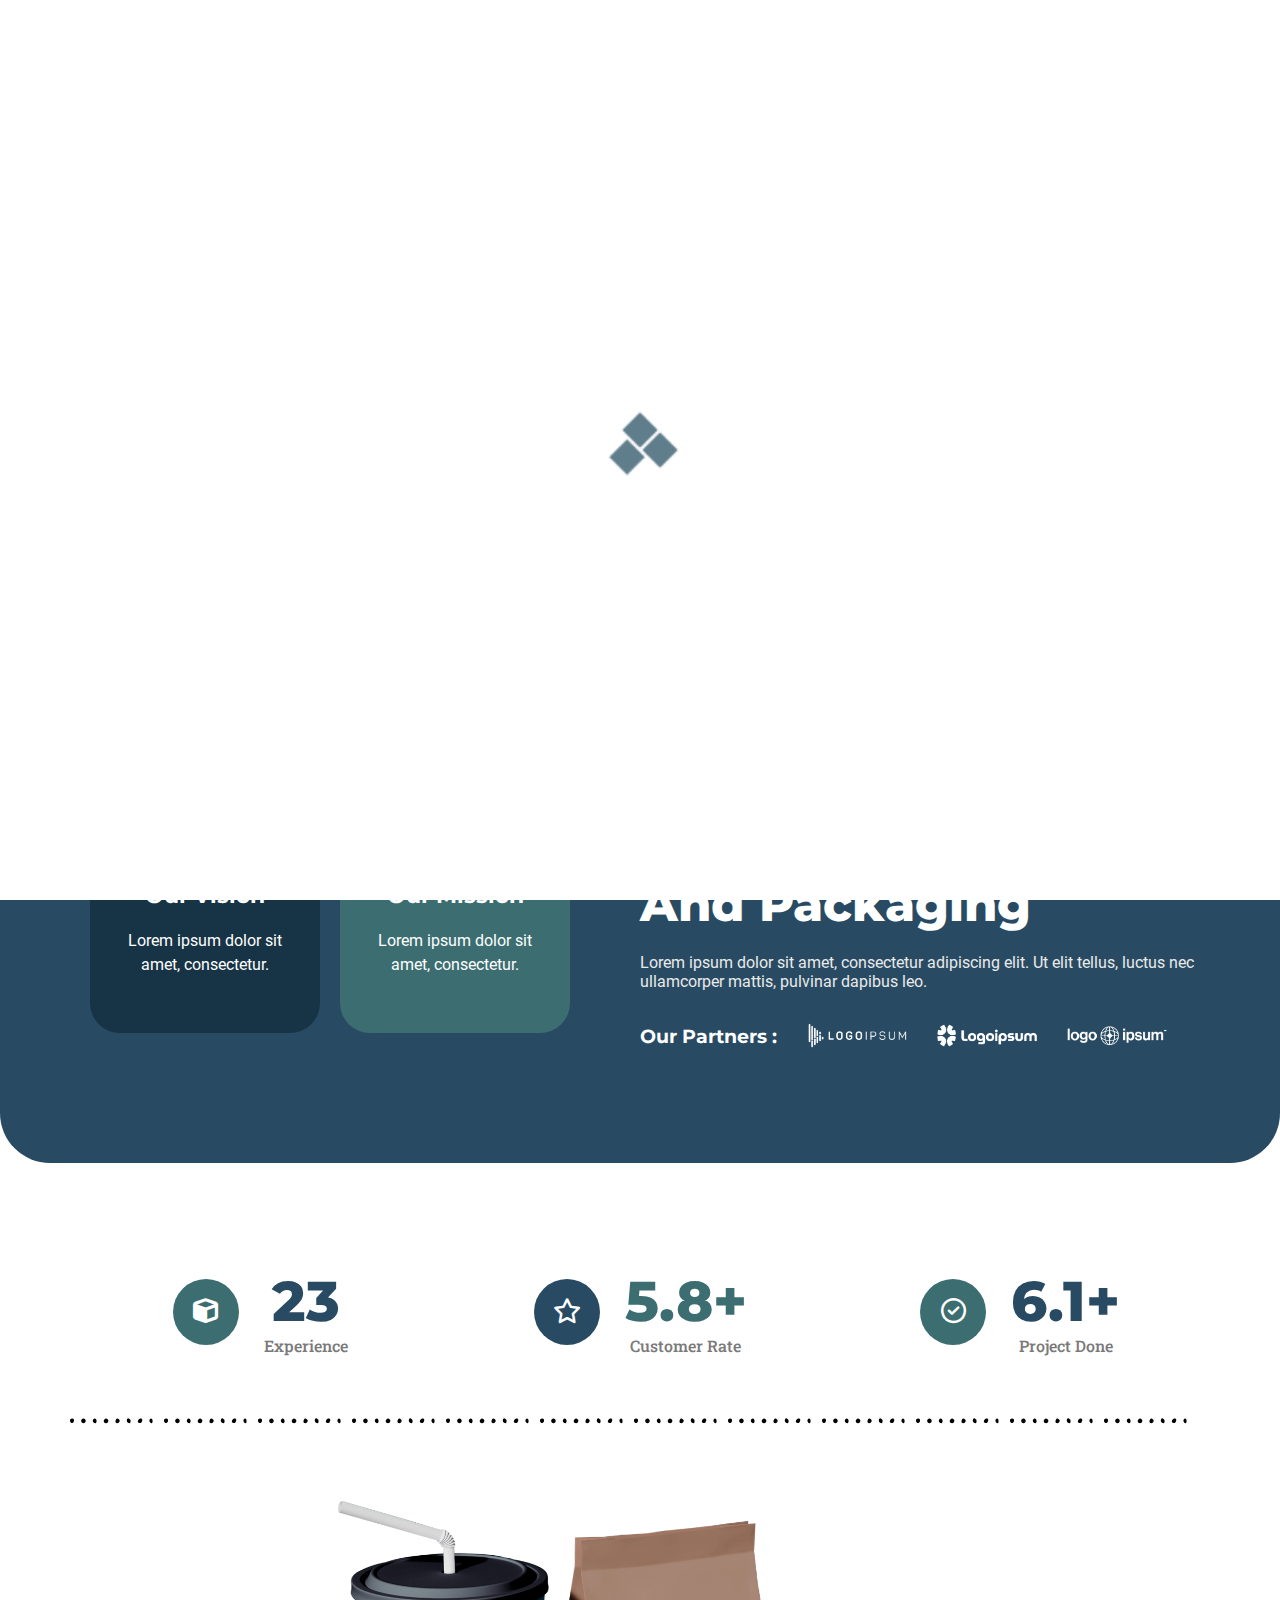
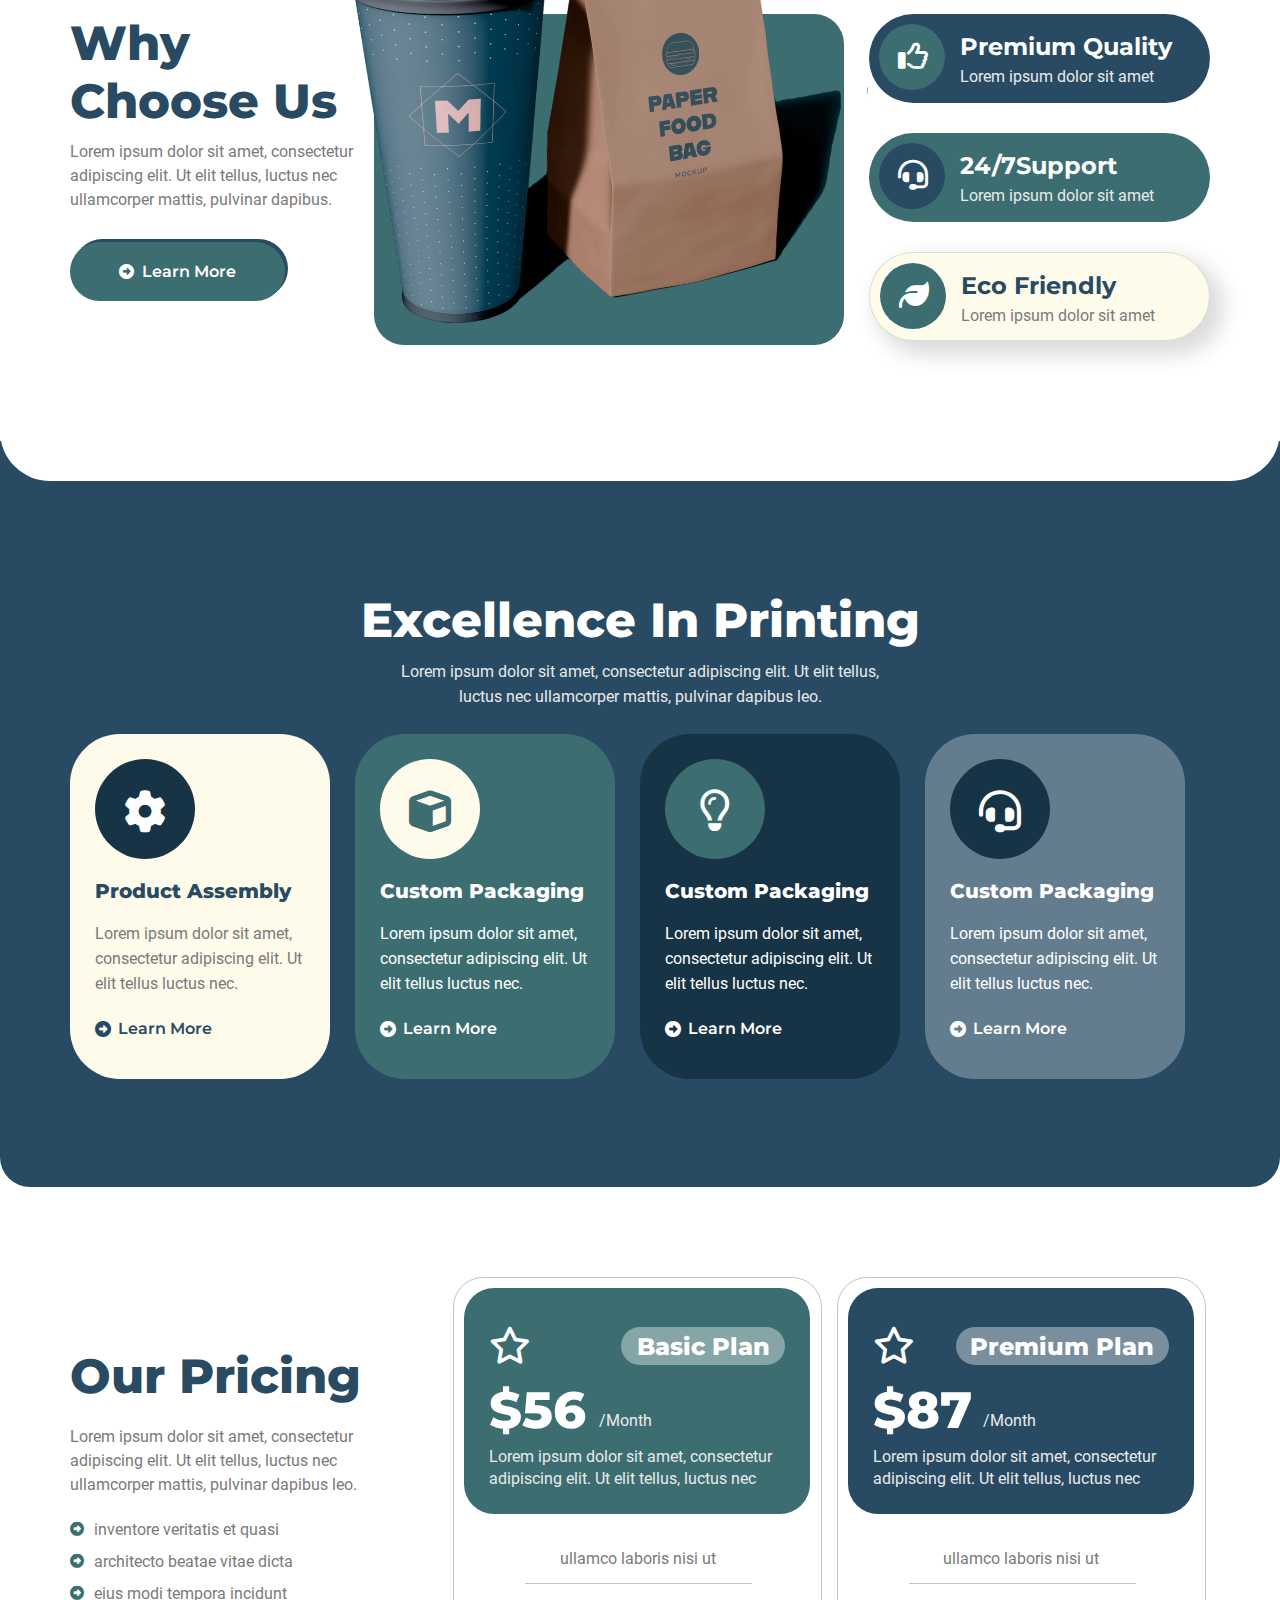
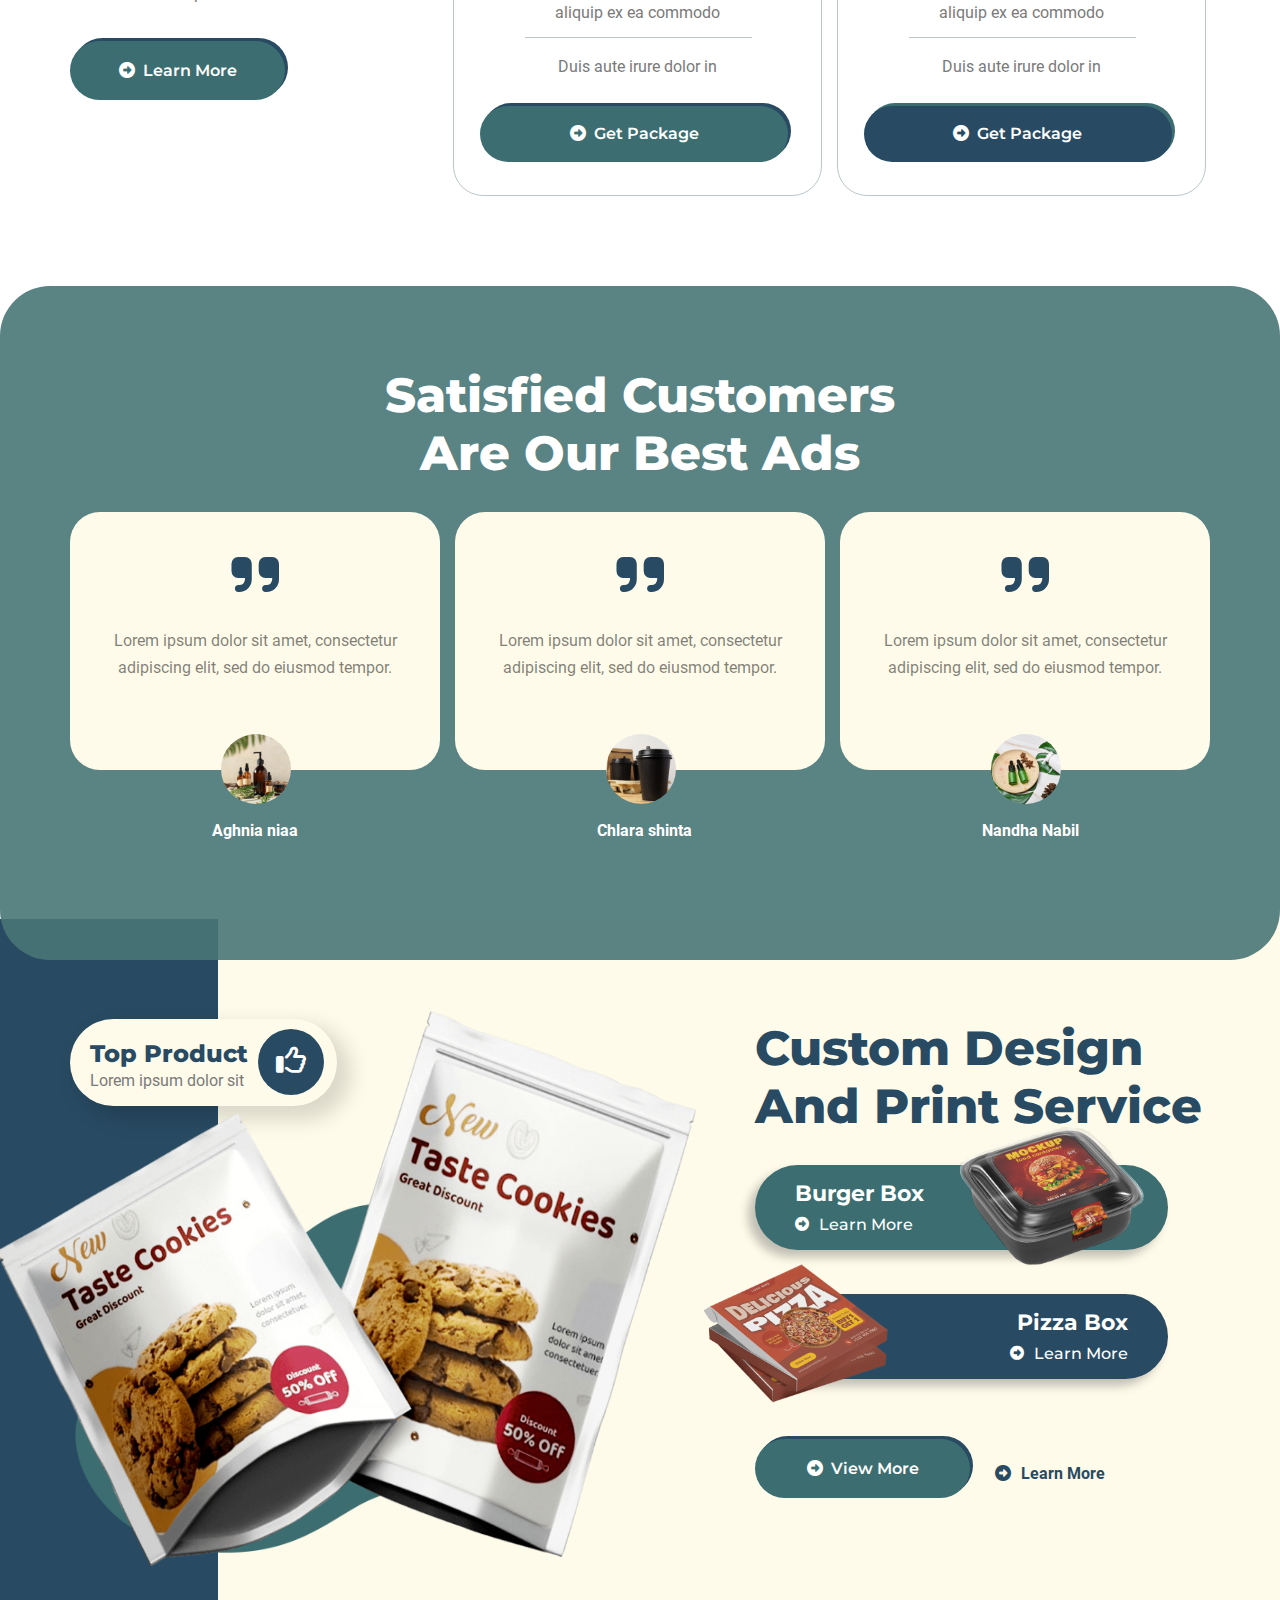
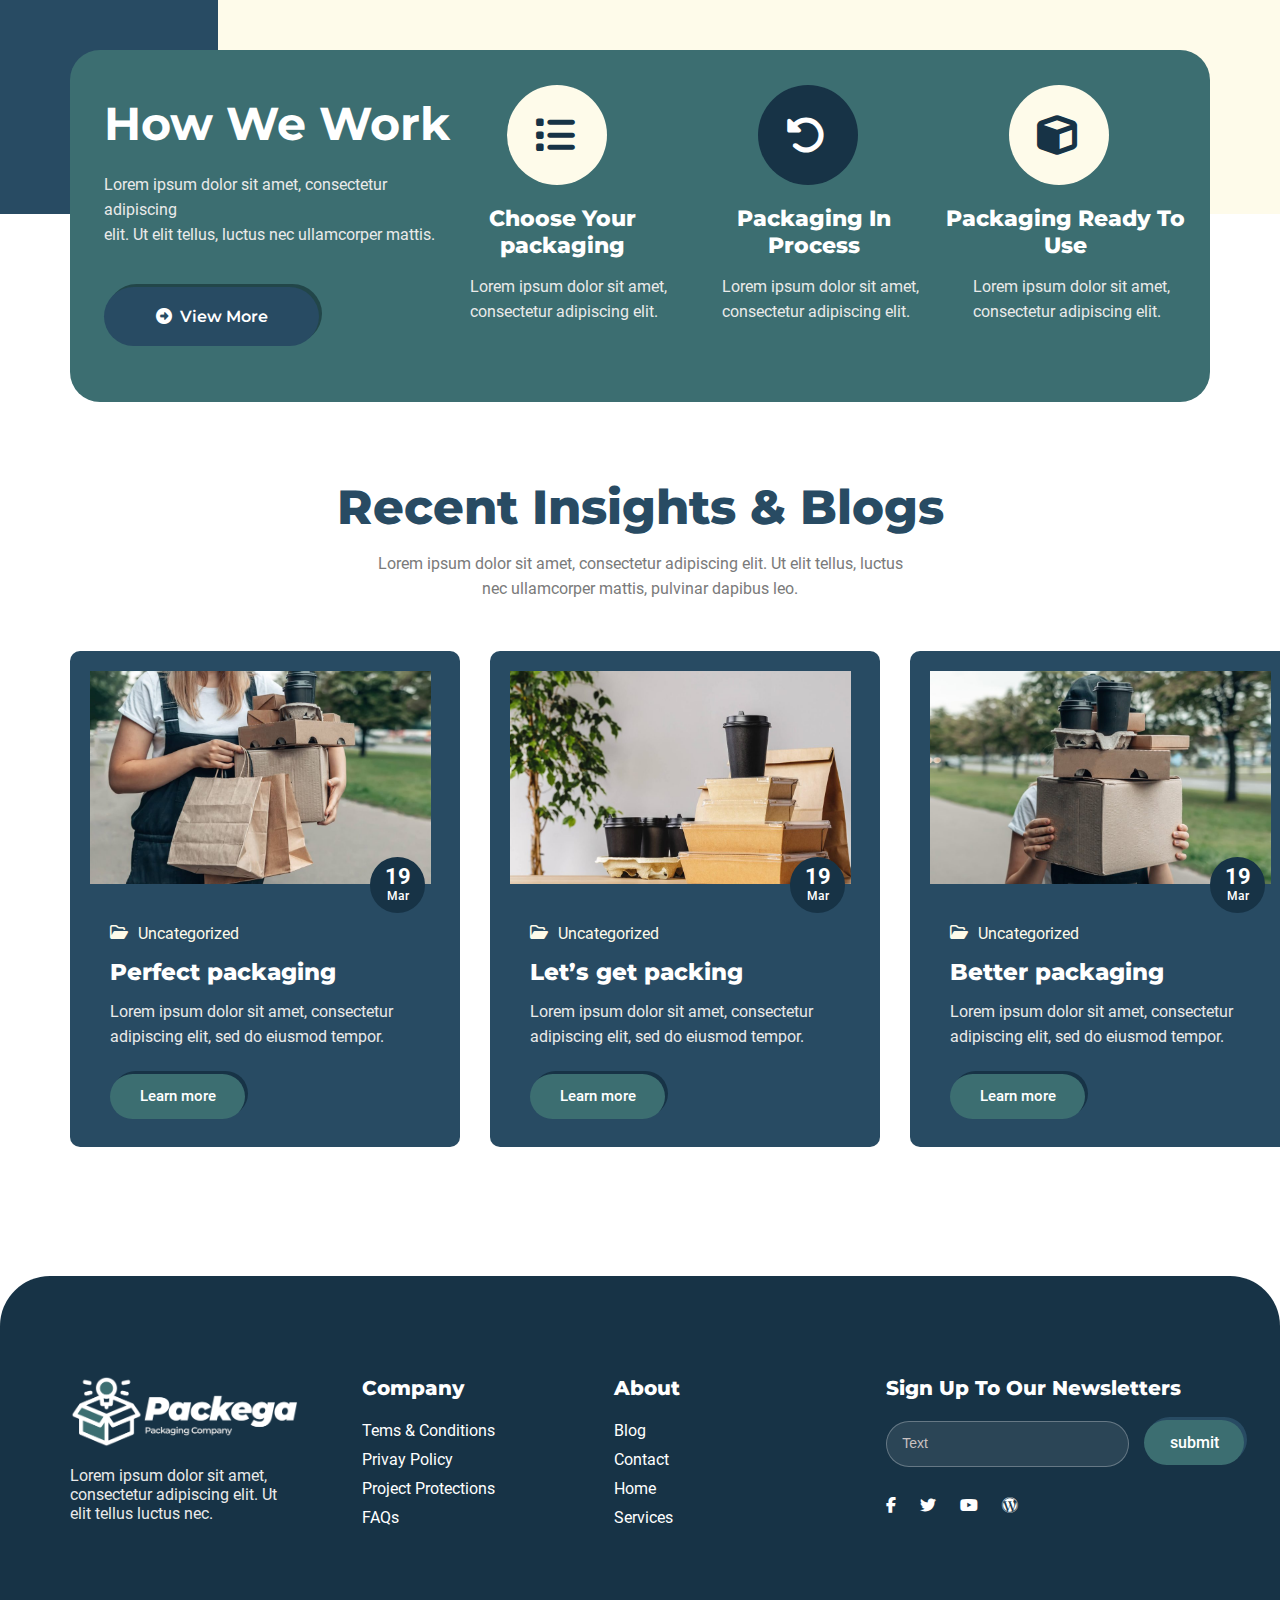
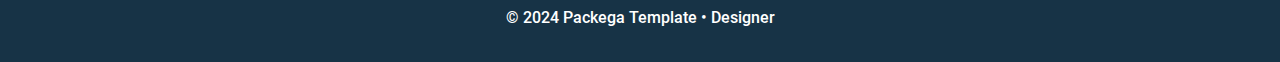
<file: index.html>
<!DOCTYPE html>
<html lang="en">

<head>
    <meta charset="UTF-8">
    <meta name="viewport" content="width=device-width, initial-scale=1.0">
    <title>kit-packega</title>
    <!-- icon link -->
    <link rel="stylesheet" href="css/all.min.css">

    <!-- animation link -->
    <link rel="stylesheet" href="css/animate.css">

    <!-- folder link -->
    <link rel="stylesheet" href="css/style.css">

    <!-- owl link -->
    <link rel="stylesheet" href="css/owl.carousel.min.css">
    <link rel="stylesheet" href="css/owl.theme.default.min.css">

    <!-- https://kitpro.site/kit-packega/ -->
</head>

<body>
    <!-- loder -->
    <div class="loader" >
        <img src="image/icons8-rhombus-loader (1).gif" alt="">
    </div>
    <!-- main header start -->
    <header>
        <div class="main-header">
            <div class="container">
                <div class="main-head">
                    <div class="main-content">
                        <i class="fa-solid fa-phone"></i>
                        <p>(+654) 6478909</p>
                    </div>
                    <div class="main-content">
                        <i class="fa-solid fa-envelope-open-text"></i>
                        <p>mail@pckga.id</p>
                    </div>
                    <div class="main-content">
                        <i class="fa-solid fa-location-dot"></i>
                        <p>London Eye, London</p>
                    </div>
                </div>
            </div>
        </div>
    </header>
    <!-- main header End -->

    <!-- sub header start -->
    <header>
        <div class="sub-header">
            <div class="container">
                <div class="sub-head">
                    <img src="image/asset 0.png" alt="">
                    <div class="header-text">
                        <ul class="main">
                            <li><a href="index.html">Home</a></li>
                            <li><a href="about.html">About Us</a></li>
                            <li><a href="blog.html">Blog</a></li>
                            <li><a href="#">Service<i class="fa-solid fa-chevron-down"></i></a>
                                <ul class="sub">
                                    <li><a href="service.html">Services</a></li>
                                    <li><a href="Single-Services.html">Single Servives</a></li>
                                </ul>
                            </li>
                            <li><a href="pages.html">Pages<i class="fa-solid fa-chevron-down"></i></a>
                                <ul class="sub">
                                    <li><a href="pricing.html">Pricing</a></li>
                                    <li><a href="faq.html">FAQs</a></li>
                                    <li><a href="404.html">404</a></li>
                                </ul>
                            </li>
                        </ul>
                    </div>
                    <button href="#">Contact Us</button>
                </div>
            </div>
        </div>
    </header>
    <!-- sub header End -->

    <!-- silder section start -->
    <section>
        <div class="silder-section">
            <div class="container">
                <div class="silder-inner">
                    <div class="left-text">
                        <h2>Make The Best <br><span>Packaging</span></h2>
                        <p>Lorem ipsum dolor sit amet, consectetur adipiscing elit. Ut elit tellus,<br> luctus nec
                            ullamcorper mattis, pulvinar dapibus leo.</p>
                        <button href="#"><i class="fa-solid fa-circle-right"></i><a href="">Learn More</a></button>
                    </div>
                    <div class="right-text">
                        <img src="image/asset 4.png" alt="">
                        <img src="image/asset 3.png" alt="" class="second-image">
                    </div>
                </div>
            </div>
        </div>
    </section>
    <!-- silder section End -->

    <!-- Excellence section start -->
    <section>
        <div class="Excellence-section">
            <div class="container">
                <div class="excell-section">
                    <div class="left-excell">
                        <div class="left-box">
                            <h4>Our Vision</h4>
                            <p>Lorem ipsum dolor sit amet, consectetur.</p>
                        </div>
                        <div class="round-excell">
                            <i class="fa-solid fa-eye-low-vision"></i>
                        </div>
                        <div class="left-box-1">
                            <h4>Our Mission</h4>
                            <p>Lorem ipsum dolor sit amet, consectetur.</p>
                        </div>
                        <div class="round-excell-1">
                            <i class="fa-solid fa-bullseye"></i>
                        </div>
                    </div>
                    <div class="right-excell">
                        <h2>Excellence In Printing And Packaging</h2>
                        <p>Lorem ipsum dolor sit amet, consectetur adipiscing elit. Ut elit tellus, luctus nec
                            ullamcorper mattis, pulvinar dapibus leo.</p>
                            <div class="excell-sildedr">
                                <div class="ex-section-image">
                                    <h1>Our Partners :</h1>
                                    <img src="image/asset 5.png" alt="">
                                    <img src="image/asset 6.png" alt="">
                                    <img src="image/asset 7.png" alt="">
                                </div>
                            </div>
                    </div>
                </div>
            </div>
        </div>
    </section>
    <!-- Excellence section End -->

    <!-- excell-inner section start -->
    <section>
        <div class="excell-inner-section">
            <div class="container">
                <div class="excell-inner-sec">
                    <div class="inner-excell">
                        <div class="inner-excell-box"><i class="fa-solid fa-cube"></i></div>
                        <h1>23<p>Experience</p>
                        </h1>

                    </div>
                    <div class="inner-excell-1">
                        <div class="inner-excell-box-1"><i class="fa-regular fa-star"></i></div>
                        <h1>5.8+<p>Customer Rate</p>
                        </h1>

                    </div>
                    <div class="inner-excell">
                        <div class="inner-excell-box"><i class="fa-regular fa-circle-check"></i></div>
                        <h1>6.1+<p>Project Done</p>
                        </h1>

                    </div>
                </div>
                <img src="image/download.svg" alt="">
                <img src="image/download.svg" alt="">
                <img src="image/download.svg" alt="">
                <img src="image/download.svg" alt="">
                <img src="image/download.svg" alt="">
                <img src="image/download.svg" alt="">
                <img src="image/download.svg" alt="">
                <img src="image/download.svg" alt="">
                <img src="image/download.svg" alt="">
                <img src="image/download.svg" alt="">
                <img src="image/download.svg" alt="">
                <img src="image/download.svg" alt="">
            </div>
        </div>
    </section>
    <!-- excell-inner section End -->

    <!-- choose section start  -->
    <section>
        <div class="choose-section">
            <div class="container">
                <div class="choose-inner-section">
                    <div class="first-choose">
                        <h1>Why <br> Choose Us</h1>
                        <p>Lorem ipsum dolor sit amet, consectetur <br> adipiscing elit. Ut elit tellus, luctus nec <br>
                            ullamcorper mattis, pulvinar dapibus.</p>
                        <button href="#"> <i class="fa-solid fa-circle-right"></i><a href="">Learn More</a></button>
                    </div>
                    <div class="second-section">
                        <div class="second-inner-box">
                            <img src="image/asset 9.png" alt="">
                        </div>
                    </div>
                    <div class="third-scetion">
                        <div class="third-box">
                            <div class="main-third">
                                <div class="round-third">
                                    <i class="fa-regular fa-thumbs-up"></i>
                                </div>
                                <h1>Premium Quality <p>Lorem ipsum dolor sit amet</p>
                                </h1>
                            </div>
                        </div>
                        <div class="third-box-1">
                            <div class="main-third-1">
                                <div class="round-third-1">
                                    <i class="fa-solid fa-headset"></i>
                                </div>
                                <h1>24/7Support <p>Lorem ipsum dolor sit amet</p>
                                </h1>
                            </div>
                        </div>
                        <div class="third-box-2">
                            <div class="main-third-2">
                                <div class="round-third-2">
                                    <i class="fa-solid fa-leaf"></i>
                                </div>
                                <h1>Eco Friendly<p>Lorem ipsum dolor sit amet</p>
                                </h1>
                            </div>
                        </div>
                    </div>
                </div>
            </div>
        </div>
    </section>
    <!-- choose section End  -->

    <!-- excell-printing inner section start -->
    <section>
        <div class="excell-printing">
            <div class="container">
                <div class="excell-hading">
                    <h1>Excellence In Printing</h1>
                    <p>Lorem ipsum dolor sit amet, consectetur adipiscing elit. Ut elit tellus, <br> luctus nec
                        ullamcorper mattis, pulvinar dapibus leo.</p>
                    <div class="exc-inner-box">
                        <div class="ecx-box">
                            <div class="ecx-round">
                                <i class="fa-solid fa-gear"></i>
                            </div>
                            <h2>Product Assembly</h2>
                            <p>Lorem ipsum dolor sit amet, consectetur adipiscing elit. Ut elit tellus luctus nec.</p>
                            <div class="inner-ex-icon">
                                <i class="fa-solid fa-circle-right"></i>
                                <span>Learn More</span>
                            </div>
                        </div>
                        <div class="ecx-box-2">
                            <div class="ecx-round-2">
                                <i class="fa-solid fa-cube"></i>
                            </div>
                            <h2>Custom Packaging</h2>
                            <p>Lorem ipsum dolor sit amet, consectetur adipiscing elit. Ut elit tellus luctus nec.</p>
                            <div class="inner-ex-icon-2">
                                <i class="fa-solid fa-circle-right"></i>
                                <span>Learn More</span>
                            </div>
                        </div>
                        <div class="ecx-box-3">
                            <div class="ecx-round-3">
                                <i class="fa-regular fa-lightbulb"></i>
                            </div>
                            <h2>Custom Packaging</h2>
                            <p>Lorem ipsum dolor sit amet, consectetur adipiscing elit. Ut elit tellus luctus nec.</p>
                            <div class="inner-ex-icon-3">
                                <i class="fa-solid fa-circle-right"></i>
                                <span>Learn More</span>
                            </div>
                        </div>
                        <div class="ecx-box-4">
                            <div class="ecx-round-4">
                                <i class="fa-solid fa-headset"></i>
                            </div>
                            <h2>Custom Packaging</h2>
                            <p>Lorem ipsum dolor sit amet, consectetur adipiscing elit. Ut elit tellus luctus nec.</p>
                            <div class="inner-ex-icon-4">
                                <i class="fa-solid fa-circle-right"></i>
                                <span>Learn More</span>
                            </div>
                        </div>
                    </div>

                </div>
            </div>
        </div>
    </section>
    <!-- excell-printing inner section End -->

    <!-- our prontion section start -->
    <section>
        <div class="our-printing-section">
            <div class="container">
                <div class="our-pri-inner">
                    <div class="first-box">
                        <h1>Our Pricing</h1>
                        <p>Lorem ipsum dolor sit amet, consectetur <br> adipiscing elit. Ut elit tellus, luctus nec <br>
                            ullamcorper mattis, pulvinar dapibus leo.</p>
                        <div class="list-icon">
                            <i class="fa-solid fa-circle-right"></i>
                            <span>inventore veritatis et quasi</span>
                        </div>
                        <div class="list-icon">
                            <i class="fa-solid fa-circle-right"></i>
                            <span>architecto beatae vitae dicta</span>
                        </div>
                        <div class="list-icon">
                            <i class="fa-solid fa-circle-right"></i>
                            <span>eius modi tempora incidunt</span>
                        </div>
                        <button href="#"> <i class="fa-solid fa-circle-right"></i><a href="">Learn More</a></button>
                    </div>
                    <div class="second-our-box">
                        <div class="our-innr-box">
                            <div class="baiscplan">
                                <i class="fa-regular fa-star"></i>
                                <div class="basic-box">Basic Plan</div>
                            </div>
                            <div class="baiscplan1">
                                <h1>$56</h1>
                                <h2>/Month</h2>
                            </div>
                            <p>Lorem ipsum dolor sit amet, consectetur adipiscing elit. Ut elit tellus, luctus nec</p>
                        </div>
                        <div class="text-our-sec">
                            <h1>ullamco laboris nisi ut</h1>
                        </div>
                        <div class="text-our-sec">
                            <h1>aliquip ex ea commodo</h1>
                        </div>
                        <div class="text-our-sec-1">
                            <h1>Duis aute irure dolor in</h1>
                        </div>
                        <button href="#"> <i class="fa-solid fa-circle-right"></i><a href="">Get Package</a></button>
                    </div>
                    <div class="second-our-box-1">
                        <div class="our-innr-box-1">
                            <div class="baiscplan">
                                <i class="fa-regular fa-star"></i>
                                <div class="basic-box-1">Premium Plan</div>
                            </div>
                            <div class="baiscplan1">
                                <h1>$87</h1>
                                <h2>/Month</h2>
                            </div>
                            <p>Lorem ipsum dolor sit amet, consectetur adipiscing elit. Ut elit tellus, luctus nec</p>
                        </div>
                        <div class="text-our-sec">
                            <h1>ullamco laboris nisi ut</h1>
                        </div>
                        <div class="text-our-sec">
                            <h1>aliquip ex ea commodo</h1>
                        </div>
                        <div class="text-our-sec-1">
                            <h1>Duis aute irure dolor in</h1>
                        </div>
                        <button href="#"> <i class="fa-solid fa-circle-right"></i><a href="">Get Package</a></button>
                    </div>
                </div>
            </div>
        </div>
    </section>
    <!-- our prontion section End -->

    <!-- customer section start -->
    <section>
        <div class="customer-section">
            <div class="container">
                <div class="customer-text">
                    <h1>Satisfied Customers <br> Are Our Best Ads</h1>
                </div>
                <div class="customer-innr">
                    <div class="customer-inner-boxing">
                        <i class="fa-solid fa-quote-right"></i>
                        <p>Lorem ipsum dolor sit amet, consectetur adipiscing elit, sed do eiusmod tempor.</p>
                        <img src="image/asset 10.jpeg" alt="">
                        <h2>Aghnia niaa</h2>
                    </div>
                    <div class="customer-inner-boxing">
                        <i class="fa-solid fa-quote-right"></i>
                        <p>Lorem ipsum dolor sit amet, consectetur adipiscing elit, sed do eiusmod tempor.</p>
                        <img src="image/asset 11.jpeg" alt="">
                        <h2>Chlara shinta</h2>
                    </div>
                    <div class="customer-inner-boxing">
                        <i class="fa-solid fa-quote-right"></i>
                        <p>Lorem ipsum dolor sit amet, consectetur adipiscing elit, sed do eiusmod tempor.</p>
                        <img src="image/asset 12.jpeg" alt="">
                        <h2>Nandha Nabil</h2>
                    </div>
                </div>
            </div>
        </div>
    </section>
    <!-- customer section end -->

    <!-- custome design section start -->
    <section>
        <div class="custome-design">
            <div class="container">
                <div class="custome-inner-sec">
                    <div class="custome-first">
                        <img src="image/asset 14.png" alt="">
                        <div class="image-custome">
                            <img src="image/asset 13.png" alt="">

                        </div>
                        <div class="box-cust">
                            <h1>Top Product</h1>
                            <p>Lorem ipsum dolor sit</p>
                            <div class="inner-cust-round"><i class="fa-regular fa-thumbs-up"></i></div>
                        </div>
                    </div>
                    <div class="custome-second">
                        <h1>Custom Design <br> And Print Service</h1>
                        <div class="custome-inner-box">
                            <h2>Burger Box</h2>
                            <div class="cutome-icon">
                                <i class="fa-solid fa-circle-right"></i>
                                <h3>Learn More</h3>
                            </div>
                            <div class="cus-right">
                                <img src="image/asset 15.png" alt="">
                            </div>
                        </div>
                        <div class="custome-inner-box-1">
                            <h2>Pizza Box</h2>
                            <div class="cutome-icon-1">
                                <i class="fa-solid fa-circle-right"></i>
                                <h3>Learn More</h3>
                            </div>
                            <div class="cus-right-1">
                                <img src="image/asset 16.png" alt="">
                            </div>
                        </div>
                        <div class="cust-btn">
                            <button href="#"> <i class="fa-solid fa-circle-right"></i><a href="">View More</a></button>
                            <div class="cust-i">
                                <i class="fa-solid fa-circle-right"></i>
                                <h4>Learn More</h4>
                            </div>
                        </div>
                    </div>
                </div>
            </div>
        </div>
    </section>
    <!-- custome design section End -->

    <!-- how to work section start -->
    <section>
        <div class="worksection">
            <div class="container">
                <div class="work-sec">
                    <div class="main-work">
                        <div class="first-work">
                            <h1>How We Work</h1>
                            <p>Lorem ipsum dolor sit amet, consectetur adipiscing <br> elit. Ut elit tellus, luctus nec
                                ullamcorper mattis.</p>
                            <button href="#"> <i class="fa-solid fa-circle-right"></i><a href="">View More</a></button>
                        </div>
                    </div>
                    <div class="second-work">
                        <div class="se-wr-box">
                            <div class="round-inner">
                                <i class="fa-solid fa-list"></i>
                            </div>
                            <div class="hading-work">
                                <h2>Choose Your packaging</h2>
                                <p>Lorem ipsum dolor sit amet, consectetur adipiscing elit.</p>
                            </div>
                        </div>
                    </div>
                    <div class="second-work">
                        <div class="se-wr-box">
                            <div class="round-inner-1">
                                <i class="fa-solid fa-rotate-left"></i>
                            </div>
                            <div class="hading-work">
                                <h2>Packaging In Process</h2>
                                <p>Lorem ipsum dolor sit amet, consectetur adipiscing elit.</p>
                            </div>
                        </div>
                    </div>
                    <div class="second-work">
                        <div class="se-wr-box">
                            <div class="round-inner">
                                <i class="fa-solid fa-cube"></i>
                            </div>
                            <div class="hading-work">
                                <h2>Packaging Ready To Use</h2>
                                <p>Lorem ipsum dolor sit amet, consectetur adipiscing elit.</p>
                            </div>
                        </div>
                    </div>
                </div>
            </div>
        </div>
    </section>
    <!-- how to work section End -->

    <!-- blog section start -->
    <section>
        <div class="blogsection">
            <div class="container">
                <div class="blog-hading">
                    <h1>Recent Insights & Blogs</h1>
                    <p>Lorem ipsum dolor sit amet, consectetur adipiscing elit. Ut elit tellus, luctus <br> nec
                        ullamcorper mattis, pulvinar dapibus leo.</p>
                </div>
                <div class="blog-inner-sec">
                    <div class="blog-inner-box">
                        <div class="blog-image">
                            <img src="image/asset 17.jpeg" alt="">
                            <div class="text-round">
                                <h1>19 <br>
                                    <h2>Mar</h2>
                                </h1>
                            </div>
                        </div>
                        <div class="bloginner-text">
                            <div class="text-blo">
                                <i class="fa-regular fa-folder-open"></i>
                                <h1>Uncategorized</h1>
                            </div>
                            <div class="last-blog-text">
                                <h2>Perfect packaging</h2>
                                <p>Lorem ipsum dolor sit amet, consectetur adipiscing elit, sed do eiusmod tempor.</p>
                                <button href="#"><a href="">Learn more</a></button>
                            </div>
                        </div>
                    </div>
                    <div class="blog-inner-box">
                        <div class="blog-image">
                            <img src="image/asset 18.jpeg" alt="">
                            <div class="text-round">
                                <h1>19 <br>
                                    <h2>Mar</h2>
                                </h1>
                            </div>
                        </div>
                        <div class="bloginner-text">
                            <div class="text-blo">
                                <i class="fa-regular fa-folder-open"></i>
                                <h1>Uncategorized</h1>
                            </div>
                            <div class="last-blog-text">
                                <h2>Let’s get packing</h2>
                                <p>Lorem ipsum dolor sit amet, consectetur adipiscing elit, sed do eiusmod tempor.</p>
                                <button href="#"><a href="">Learn more</a></button>
                            </div>
                        </div>
                    </div>
                    <div class="blog-inner-box">
                        <div class="blog-image">
                            <img src="image/asset 19.jpeg" alt="">
                            <div class="text-round">
                                <h1>19 <br>
                                    <h2>Mar</h2>
                                </h1>
                            </div>
                        </div>
                        <div class="bloginner-text">
                            <div class="text-blo">
                                <i class="fa-regular fa-folder-open"></i>
                                <h1>Uncategorized</h1>
                            </div>
                            <div class="last-blog-text">
                                <h2>Better packaging</h2>
                                <p>Lorem ipsum dolor sit amet, consectetur adipiscing elit, sed do eiusmod tempor.</p>
                                <button href="#"><a href="">Learn more</a></button>
                            </div>
                        </div>
                    </div>
                </div>
            </div>
        </div>
    </section>
    <!-- blog section End -->

    <!-- footer section start -->
    <section>
        <div class="footer-section">
            <div class="container">
                <div class="footer-inner-box">
                    <div class="first-box-footer">
                        <img src="image/asset 20.png" alt="">
                        <p>Lorem ipsum dolor sit amet, consectetur adipiscing elit. Ut <br>elit tellus luctus nec.</p>
                    </div>
                    <div class="second-blog">
                        <h1>Company</h1>
                        <ul class="sec-main">
                            <li>Tems & Conditions</li>
                            <li>Privay Policy</li>
                            <li>Project Protections</li>
                            <li>FAQs</li>
                        </ul>
                    </div>
                    <div class="third-blog">
                        <h1>About</h1>
                        <ul class="sec-main">
                            <li>Blog</li>
                            <li>Contact</li>
                            <li>Home</li>
                            <li>Services</li>
                        </ul>
                    </div>
                    <div class="four-blog">
                        <h1>Sign Up To Our Newsletters
                        </h1>
                        <div class="search">
                            <input type="text" placeholder="Text">
                            <button href="#"><a href="">submit</a></button>
                            
                        </div>
                        <div class="last-icon">
                            <i class="fa-brands fa-facebook-f"></i>
                            <i class="fa-brands fa-twitter"></i>
                            <i class="fa-brands fa-youtube"></i>
                            <i class="fa-brands fa-wordpress"></i>
                        </div>
                    </div>
                </div>
                <h3>© 2024 Packega Template • Designer</h3>
            </div>
        </div>
    </section>
    <!-- footer section End -->




    <!-- js link -->
    <script src="js/jquery-3.7.1.min.js"></script>
    <!-- owl link -->
    <script src="js/owl.carousel.min.js"></script>
    <!-- animation link -->
    <script src="js/wow.min.js"></script>
    <!-- folder link -->
    <script src="js/scripts.js"></script>

</body>

</html>
</file>
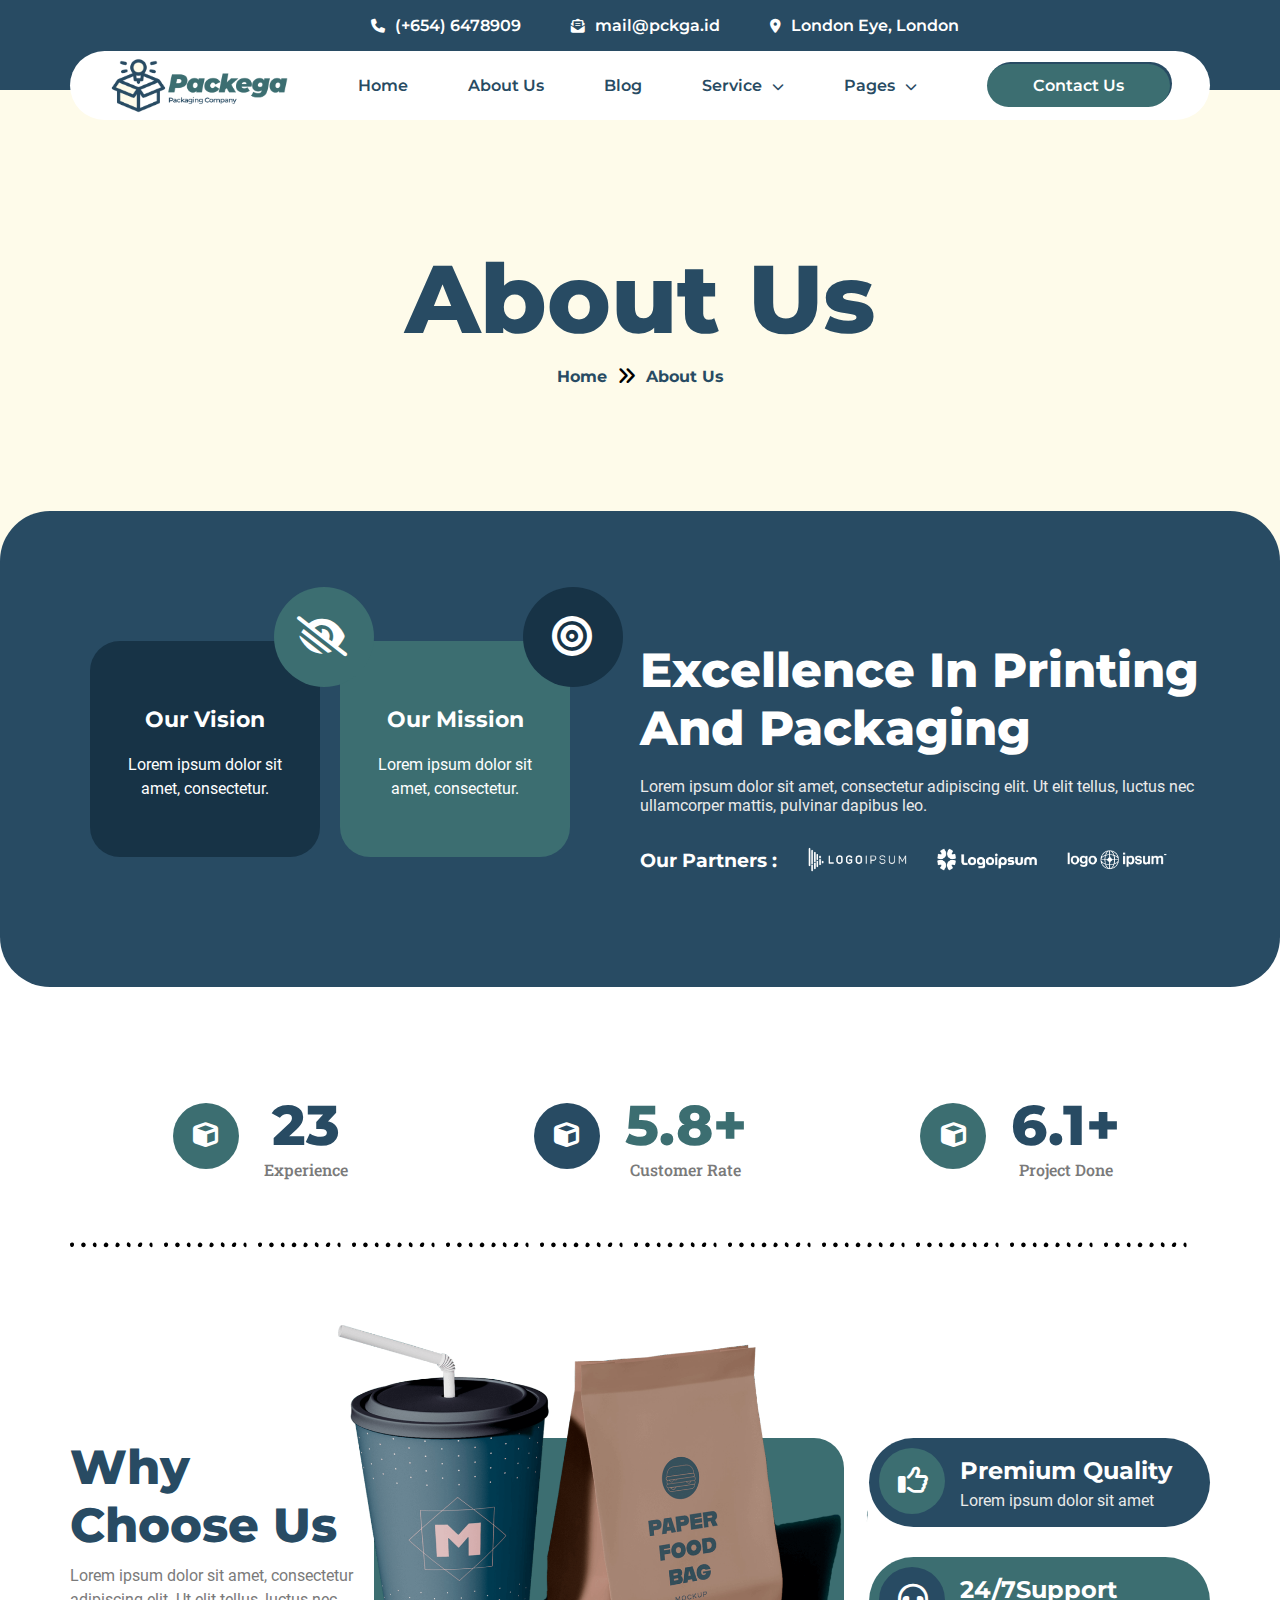
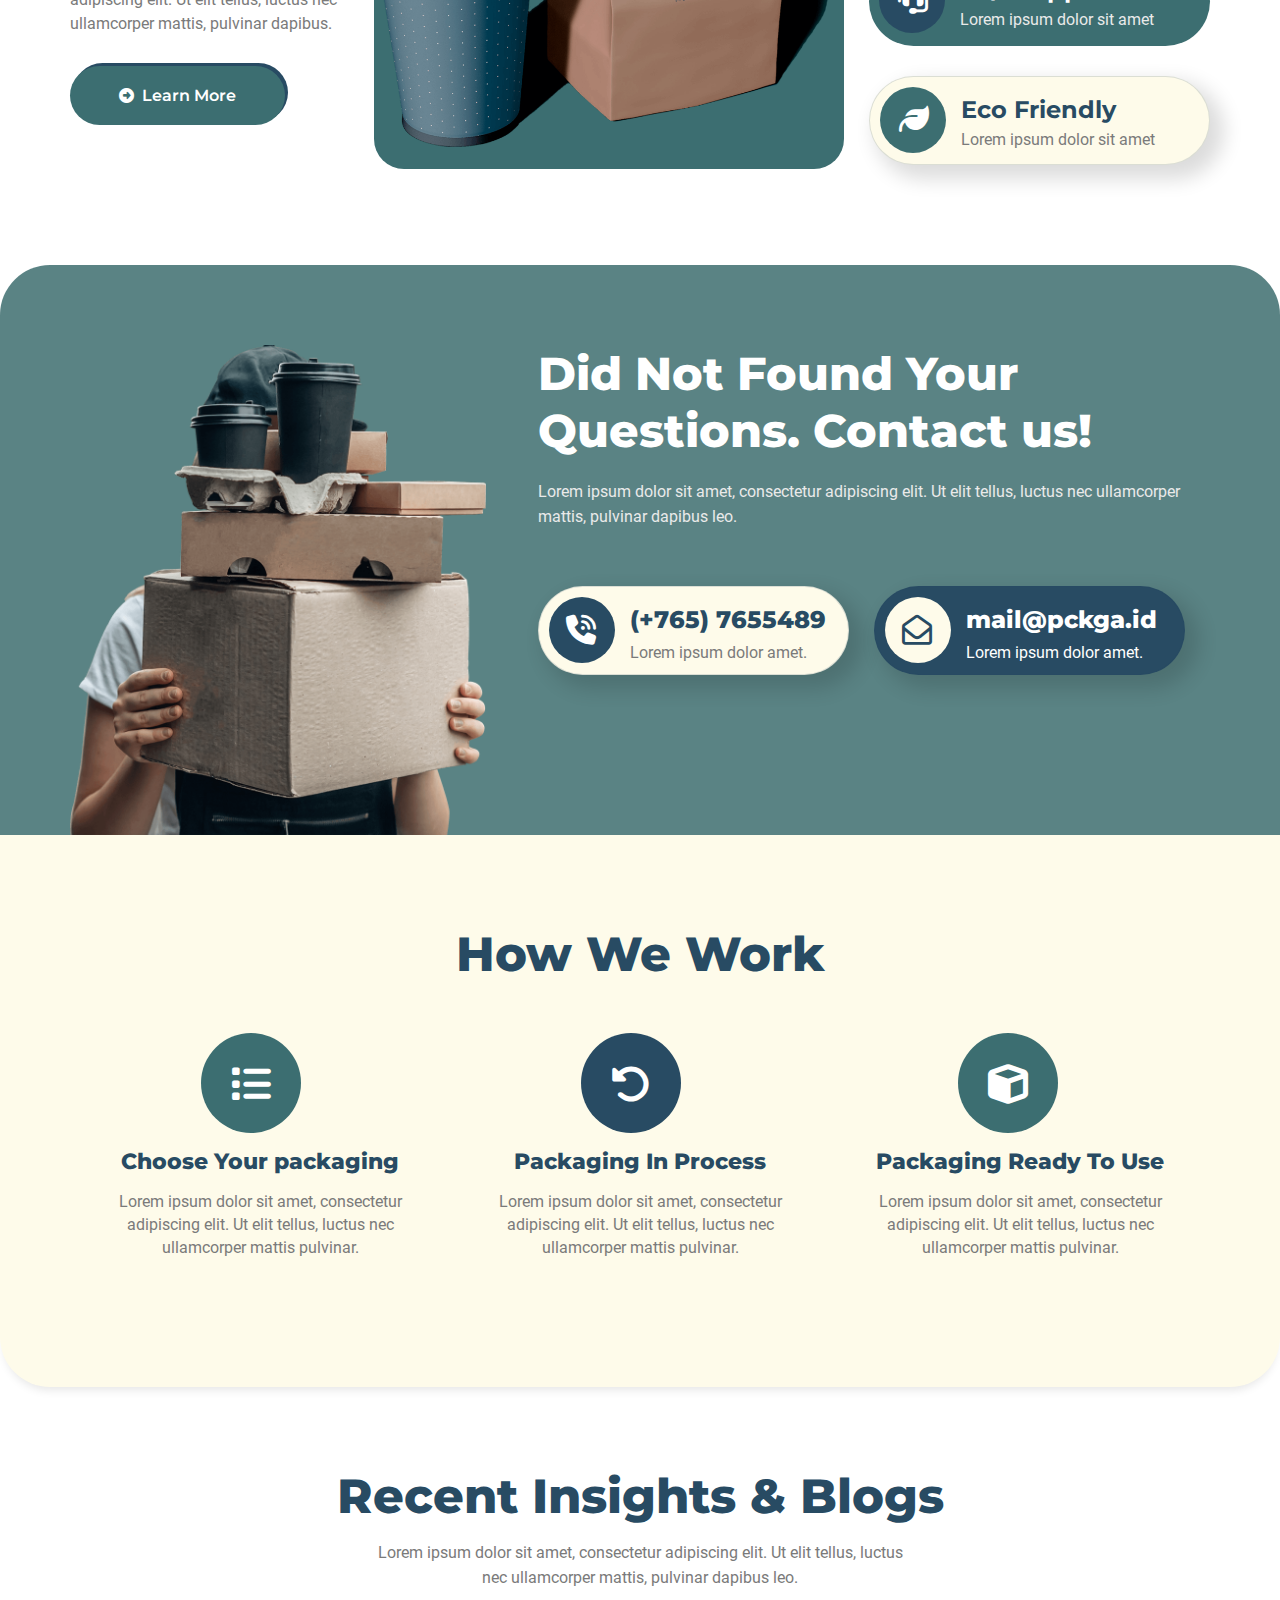
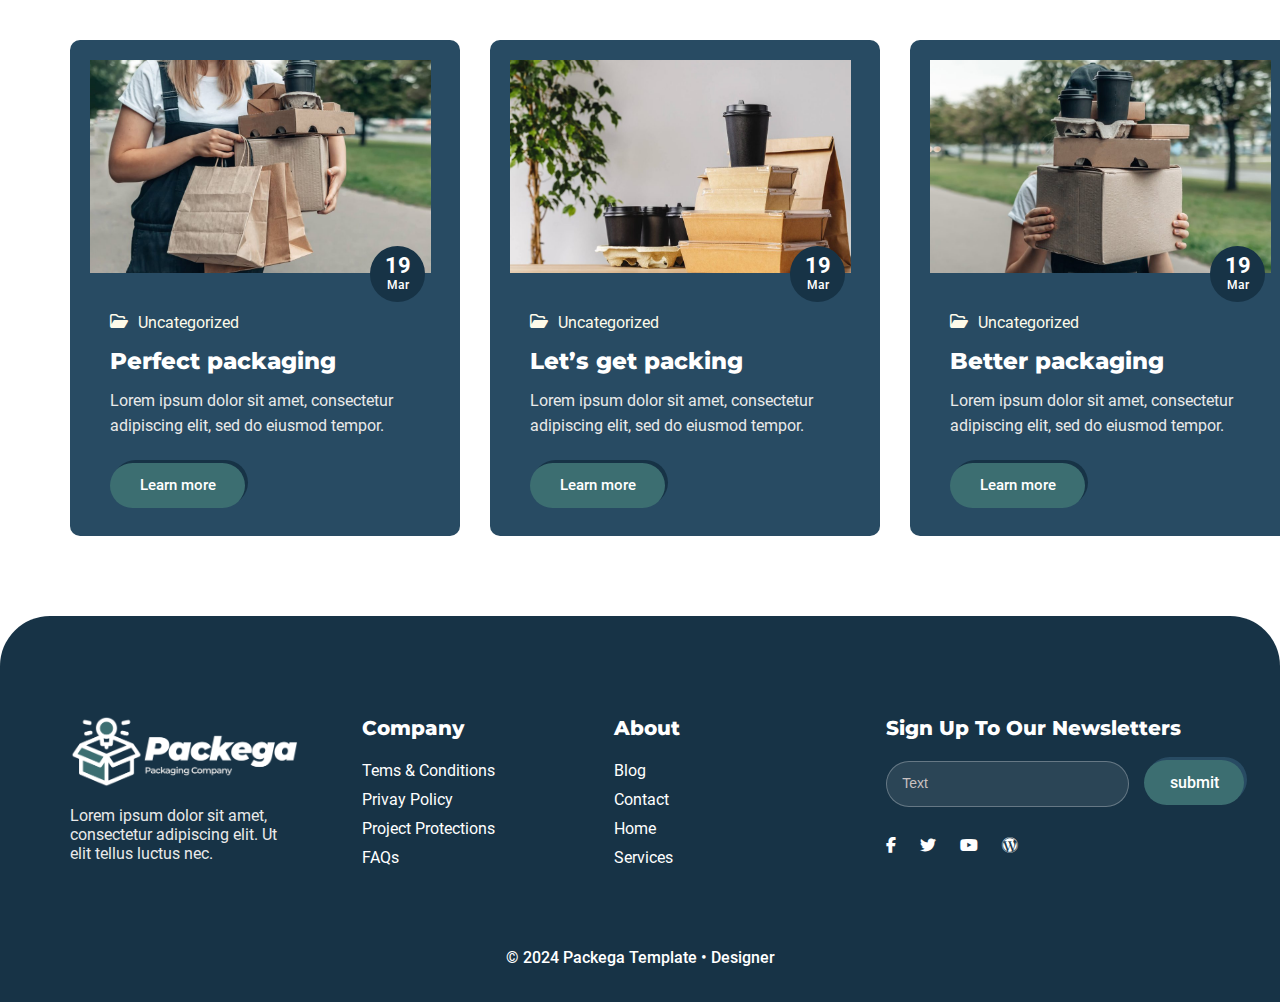
<file: about.html>
<!DOCTYPE html>
<html lang="en">

<head>
    <meta charset="UTF-8">
    <meta name="viewport" content="width=device-width, initial-scale=1.0">
    <title>About Us</title>
    <!-- icon link -->
    <link rel="stylesheet" href="css/all.min.css">

    <!-- animation link -->
    <link rel="stylesheet" href="css/animate.css">

    <!-- folder link -->
    <link rel="stylesheet" href="css/style.css">

    <!-- owl link -->
    <link rel="stylesheet" href="css/owl.carousel.min.css">
    <link rel="stylesheet" href="css/owl.theme.default.min.css">

    <!-- https://kitpro.site/kit-packega/ -->
</head>

<body>
    <!-- main header start -->
    <header>
        <div class="main-header">
            <div class="container">
                <div class="main-head">
                    <div class="main-content">
                        <i class="fa-solid fa-phone"></i>
                        <p>(+654) 6478909</p>
                    </div>
                    <div class="main-content">
                        <i class="fa-solid fa-envelope-open-text"></i>
                        <p>mail@pckga.id</p>
                    </div>
                    <div class="main-content">
                        <i class="fa-solid fa-location-dot"></i>
                        <p>London Eye, London</p>
                    </div>
                </div>
            </div>
        </div>
    </header>
    <!-- main header End -->

    <!-- sub header start -->
    <header>
        <div class="sub-header">
            <div class="container">
                <div class="sub-head">
                    <img src="image/asset 0.png" alt="">
                    <div class="header-text">
                        <ul class="main">
                            <li><a href="index.html">Home</a></li>
                            <li><a href="about.html">About Us</a></li>
                            <li><a href="blog.html">Blog</a></li>
                            <li><a href="#">Service<i class="fa-solid fa-chevron-down"></i></a>
                                <ul class="sub">
                                    <li><a href="service.html">Services</a></li>
                                    <li><a href="Single-Services.html">Single Servives</a></li>
                                </ul>
                            </li>
                            <li><a href="#">Pages<i class="fa-solid fa-chevron-down"></i></a>
                                <ul class="sub">
                                    <li><a href="pricing.html">Pricing</a></li>
                                    <li><a href="faq.html">FAQs</a></li>
                                    <li><a href="404.html">404</a></li>
                                </ul>
                            </li>
                        </ul>
                    </div>
                    <button href="#">Contact Us</button>
                </div>
            </div>
        </div>
    </header>
    <!-- sub header End -->

    <!-- silder section start -->
    <section>
        <div class="silder-section-about">
            <div class="container">
                <div class="about-silder-text">
                    <h1>About Us</h1>
                    <div class="about-slid-hading">
                        <h2>Home </h2><i class="fa-solid fa-angles-right"></i>
                        <h3>About Us</h3>
                    </div>
                </div>
            </div>
        </div>
    </section>
    <!-- silder section End -->

    <!-- Excellence section start -->
    <section>
        <div class="Excellence-section">
            <div class="container">
                <div class="excell-section">
                    <div class="left-excell">
                        <div class="left-box">
                            <h4>Our Vision</h4>
                            <p>Lorem ipsum dolor sit amet, consectetur.</p>
                        </div>
                        <div class="round-excell">
                            <i class="fa-solid fa-eye-low-vision"></i>
                        </div>
                        <div class="left-box-1">
                            <h4>Our Mission</h4>
                            <p>Lorem ipsum dolor sit amet, consectetur.</p>
                        </div>
                        <div class="round-excell-1">
                            <i class="fa-solid fa-bullseye"></i>
                        </div>
                    </div>
                    <div class="right-excell">
                        <h2>Excellence In Printing And Packaging</h2>
                        <p>Lorem ipsum dolor sit amet, consectetur adipiscing elit. Ut elit tellus, luctus nec
                            ullamcorper mattis, pulvinar dapibus leo.</p>
                        <div class="excell-sildedr">
                            <div class="ex-section-image">
                                <h1>Our Partners :</h1>
                                <img src="image/asset 5.png" alt="">
                                <img src="image/asset 6.png" alt="">
                                <img src="image/asset 7.png" alt="">
                            </div>
                        </div>
                    </div>
                </div>
            </div>
        </div>
    </section>
    <!-- Excellence section End -->

    <!-- excell-inner section start -->
    <section>
        <div class="excell-inner-section">
            <div class="container">
                <div class="excell-inner-sec">
                    <div class="inner-excell">
                        <div class="inner-excell-box"><i class="fa-solid fa-cube"></i></div>
                        <h1>23<p>Experience</p>
                        </h1>

                    </div>
                    <div class="inner-excell-1">
                        <div class="inner-excell-box-1"><i class="fa-solid fa-cube"></i></div>
                        <h1>5.8+<p>Customer Rate</p>
                        </h1>

                    </div>
                    <div class="inner-excell">
                        <div class="inner-excell-box"><i class="fa-solid fa-cube"></i></div>
                        <h1>6.1+<p>Project Done</p>
                        </h1>

                    </div>
                </div>
                <img src="image/download.svg" alt="">
                <img src="image/download.svg" alt="">
                <img src="image/download.svg" alt="">
                <img src="image/download.svg" alt="">
                <img src="image/download.svg" alt="">
                <img src="image/download.svg" alt="">
                <img src="image/download.svg" alt="">
                <img src="image/download.svg" alt="">
                <img src="image/download.svg" alt="">
                <img src="image/download.svg" alt="">
                <img src="image/download.svg" alt="">
                <img src="image/download.svg" alt="">
            </div>
        </div>
    </section>
    <!-- excell-inner section End -->

    <!-- choose section start  -->
    <section>
        <div class="choose-section">
            <div class="container">
                <div class="choose-inner-section">
                    <div class="first-choose">
                        <h1>Why <br> Choose Us</h1>
                        <p>Lorem ipsum dolor sit amet, consectetur <br> adipiscing elit. Ut elit tellus, luctus nec <br>
                            ullamcorper mattis, pulvinar dapibus.</p>
                        <button href="#"> <i class="fa-solid fa-circle-right"></i><a href="">Learn More</a></button>
                    </div>
                    <div class="second-section">
                        <div class="second-inner-box">
                            <img src="image/asset 9.png" alt="">
                        </div>
                    </div>
                    <div class="third-scetion">
                        <div class="third-box">
                            <div class="main-third">
                                <div class="round-third">
                                    <i class="fa-regular fa-thumbs-up"></i>
                                </div>
                                <h1>Premium Quality <p>Lorem ipsum dolor sit amet</p>
                                </h1>
                            </div>
                        </div>
                        <div class="third-box-1">
                            <div class="main-third-1">
                                <div class="round-third-1">
                                    <i class="fa-solid fa-headset"></i>
                                </div>
                                <h1>24/7Support <p>Lorem ipsum dolor sit amet</p>
                                </h1>
                            </div>
                        </div>
                        <div class="third-box-2">
                            <div class="main-third-2">
                                <div class="round-third-2">
                                    <i class="fa-solid fa-leaf"></i>
                                </div>
                                <h1>Eco Friendly<p>Lorem ipsum dolor sit amet</p>
                                </h1>
                            </div>
                        </div>
                    </div>
                </div>
            </div>
        </div>
    </section>
    <!-- choose section End  -->


    <!-- customer section start -->
    <section>
        <div class="customer-section-about">
            <div class="container">
                <div class="customer-innr-about">
                    <div class="customer-image">
                        <img src="image/last1.png" alt="">
                    </div>
                    <div class="right-cust-about">
                        <h1>Did Not Found Your Questions. Contact us!</h1>
                        <p>Lorem ipsum dolor sit amet, consectetur adipiscing elit. Ut elit tellus, luctus nec
                            ullamcorper mattis, pulvinar dapibus leo.</p>
                        <div class="third-content">
                            <div class="third-box-about">
                                <div class="main-third-about">
                                    <div class="round-third-about">
                                        <i class="fa-solid fa-phone-volume"></i>
                                    </div>
                                    <h2>(+765) 7655489<p>Lorem ipsum dolor amet.</p>
                                    </h2>
                                </div>
                            </div>
                            <div class="third-box-about-2">
                                <div class="main-third-about-2">
                                    <div class="round-third-about-2">
                                        <i class="fa-regular fa-envelope-open"></i>
                                    </div>
                                    <h2>mail@pckga.id<p>Lorem ipsum dolor amet.</p>
                                    </h2>
                                </div>
                            </div>
                        </div>
                    </div>
                </div>
            </div>
        </div>
    </section>
    <!-- customer section end -->

    <!-- how to work section start -->
    <section>
        <div class="work-section">
            <div class="container">
                <div class="w-hading">
                    <h1>How We Work</h1>
                </div>
                <div class="wese-in-box">
                    <div class="we-first">
                        <div class="we-round">
                            <i class="fa-solid fa-list"></i>
                        </div>
                        <h2>Choose Your packaging</h2>
                        <p>Lorem ipsum dolor sit amet, consectetur <br> adipiscing elit. Ut elit tellus, luctus nec <br> ullamcorper mattis pulvinar.</p>
                    </div>
                    <div class="we-first">
                        <div class="we-round-1">
                            <i class="fa-solid fa-rotate-left"></i>
                        </div>
                        <h2>Packaging In Process</h2>
                        <p>Lorem ipsum dolor sit amet, consectetur <br> adipiscing elit. Ut elit tellus, luctus nec <br> ullamcorper mattis pulvinar.</p>
                    </div>
                    <div class="we-first">
                        <div class="we-round">
                            <i class="fa-solid fa-cube"></i>

                        </div>
                        <h2>Packaging Ready To Use</h2>
                        <p>Lorem ipsum dolor sit amet, consectetur <br> adipiscing elit. Ut elit tellus, luctus nec <br> ullamcorper mattis pulvinar.</p>
                    </div>
                </div>
            </div>
        </div>
    </section>
    <!-- how to work section End -->

    <!-- blog section start -->
    <section>
        <div class="blogsection-1">
            <div class="container">
                <div class="blog-hading">
                    <h1>Recent Insights & Blogs</h1>
                    <p>Lorem ipsum dolor sit amet, consectetur adipiscing elit. Ut elit tellus, luctus <br> nec
                        ullamcorper mattis, pulvinar dapibus leo.</p>
                </div>
                <div class="blog-inner-sec">
                    <div class="blog-inner-box">
                        <div class="blog-image">
                            <img src="image/asset 17.jpeg" alt="">
                            <div class="text-round">
                                <h1>19 <br>
                                    <h2>Mar</h2>
                                </h1>
                            </div>
                        </div>
                        <div class="bloginner-text">
                            <div class="text-blo">
                                <i class="fa-regular fa-folder-open"></i>
                                <h1>Uncategorized</h1>
                            </div>
                            <div class="last-blog-text">
                                <h2>Perfect packaging</h2>
                                <p>Lorem ipsum dolor sit amet, consectetur adipiscing elit, sed do eiusmod tempor.</p>
                                <button href="#"><a href="">Learn more</a></button>
                            </div>
                        </div>
                    </div>
                    <div class="blog-inner-box">
                        <div class="blog-image">
                            <img src="image/asset 18.jpeg" alt="">
                            <div class="text-round">
                                <h1>19 <br>
                                    <h2>Mar</h2>
                                </h1>
                            </div>
                        </div>
                        <div class="bloginner-text">
                            <div class="text-blo">
                                <i class="fa-regular fa-folder-open"></i>
                                <h1>Uncategorized</h1>
                            </div>
                            <div class="last-blog-text">
                                <h2>Let’s get packing</h2>
                                <p>Lorem ipsum dolor sit amet, consectetur adipiscing elit, sed do eiusmod tempor.</p>
                                <button href="#"><a href="">Learn more</a></button>
                            </div>
                        </div>
                    </div>
                    <div class="blog-inner-box">
                        <div class="blog-image">
                            <img src="image/asset 19.jpeg" alt="">
                            <div class="text-round">
                                <h1>19 <br>
                                    <h2>Mar</h2>
                                </h1>
                            </div>
                        </div>
                        <div class="bloginner-text">
                            <div class="text-blo">
                                <i class="fa-regular fa-folder-open"></i>
                                <h1>Uncategorized</h1>
                            </div>
                            <div class="last-blog-text">
                                <h2>Better packaging</h2>
                                <p>Lorem ipsum dolor sit amet, consectetur adipiscing elit, sed do eiusmod tempor.</p>
                                <button href="#"><a href="">Learn more</a></button>
                            </div>
                        </div>
                    </div>
                </div>
            </div>
        </div>
    </section>
    <!-- blog section End -->

    <!-- footer section start -->
    <section>
        <div class="footer-section">
            <div class="container">
                <div class="footer-inner-box">
                    <div class="first-box-footer">
                        <img src="image/asset 20.png" alt="">
                        <p>Lorem ipsum dolor sit amet, consectetur adipiscing elit. Ut <br>elit tellus luctus nec.</p>
                    </div>
                    <div class="second-blog">
                        <h1>Company</h1>
                        <ul class="sec-main">
                            <li>Tems & Conditions</li>
                            <li>Privay Policy</li>
                            <li>Project Protections</li>
                            <li>FAQs</li>
                        </ul>
                    </div>
                    <div class="third-blog">
                        <h1>About</h1>
                        <ul class="sec-main">
                            <li>Blog</li>
                            <li>Contact</li>
                            <li>Home</li>
                            <li>Services</li>
                        </ul>
                    </div>
                    <div class="four-blog">
                        <h1>Sign Up To Our Newsletters
                        </h1>
                        <div class="search">
                            <input type="text" placeholder="Text">
                            <button href="#"><a href="">submit</a></button>

                        </div>
                        <div class="last-icon">
                            <i class="fa-brands fa-facebook-f"></i>
                            <i class="fa-brands fa-twitter"></i>
                            <i class="fa-brands fa-youtube"></i>
                            <i class="fa-brands fa-wordpress"></i>
                        </div>
                    </div>
                </div>
                <h3>© 2024 Packega Template • Designer</h3>
            </div>
        </div>
    </section>
    <!-- footer section End -->




    <!-- js link -->
    <script src="js/jquery-3.7.1.min.js"></script>
    <!-- owl link -->
    <script src="js/owl.carousel.min.js"></script>
    <!-- animation link -->
    <script src="js/wow.min.js"></script>
    <!-- folder link -->
    <script src="js/scripts.js"></script>

</body>

</html>
</file>
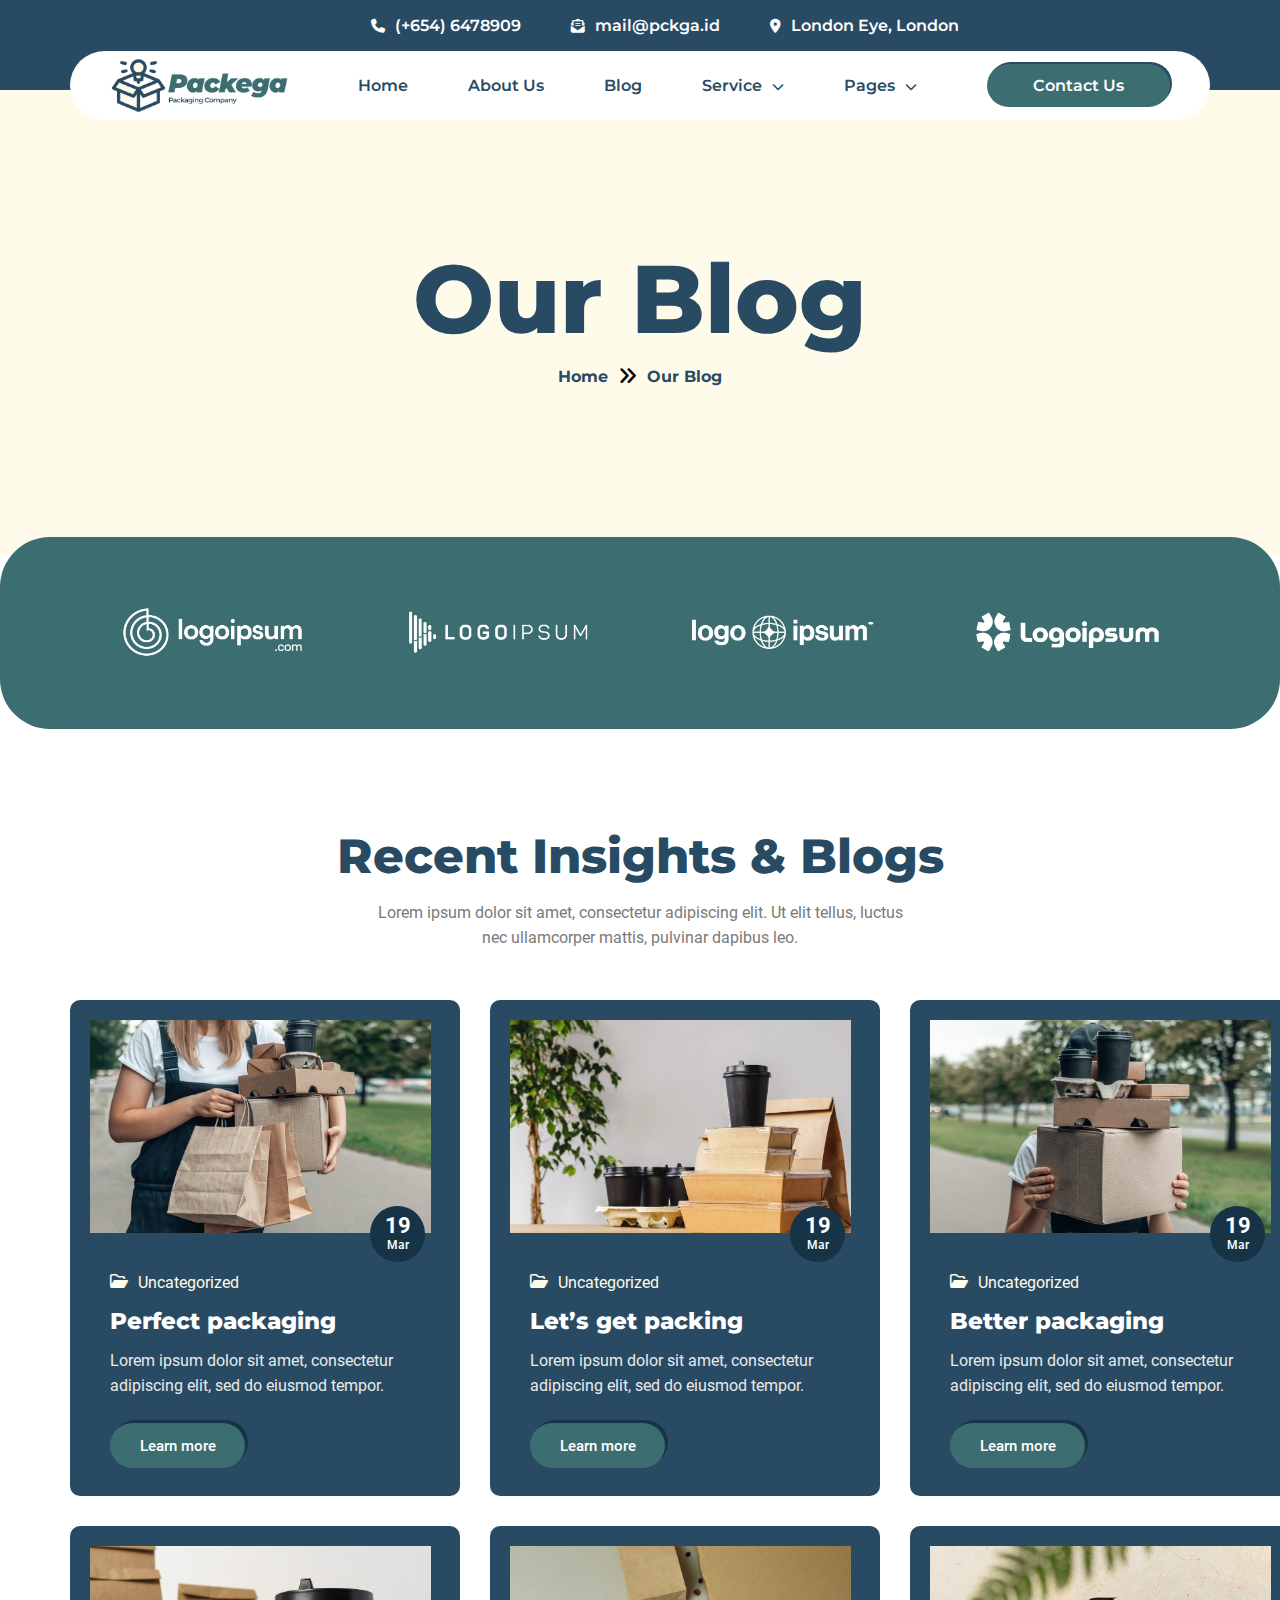
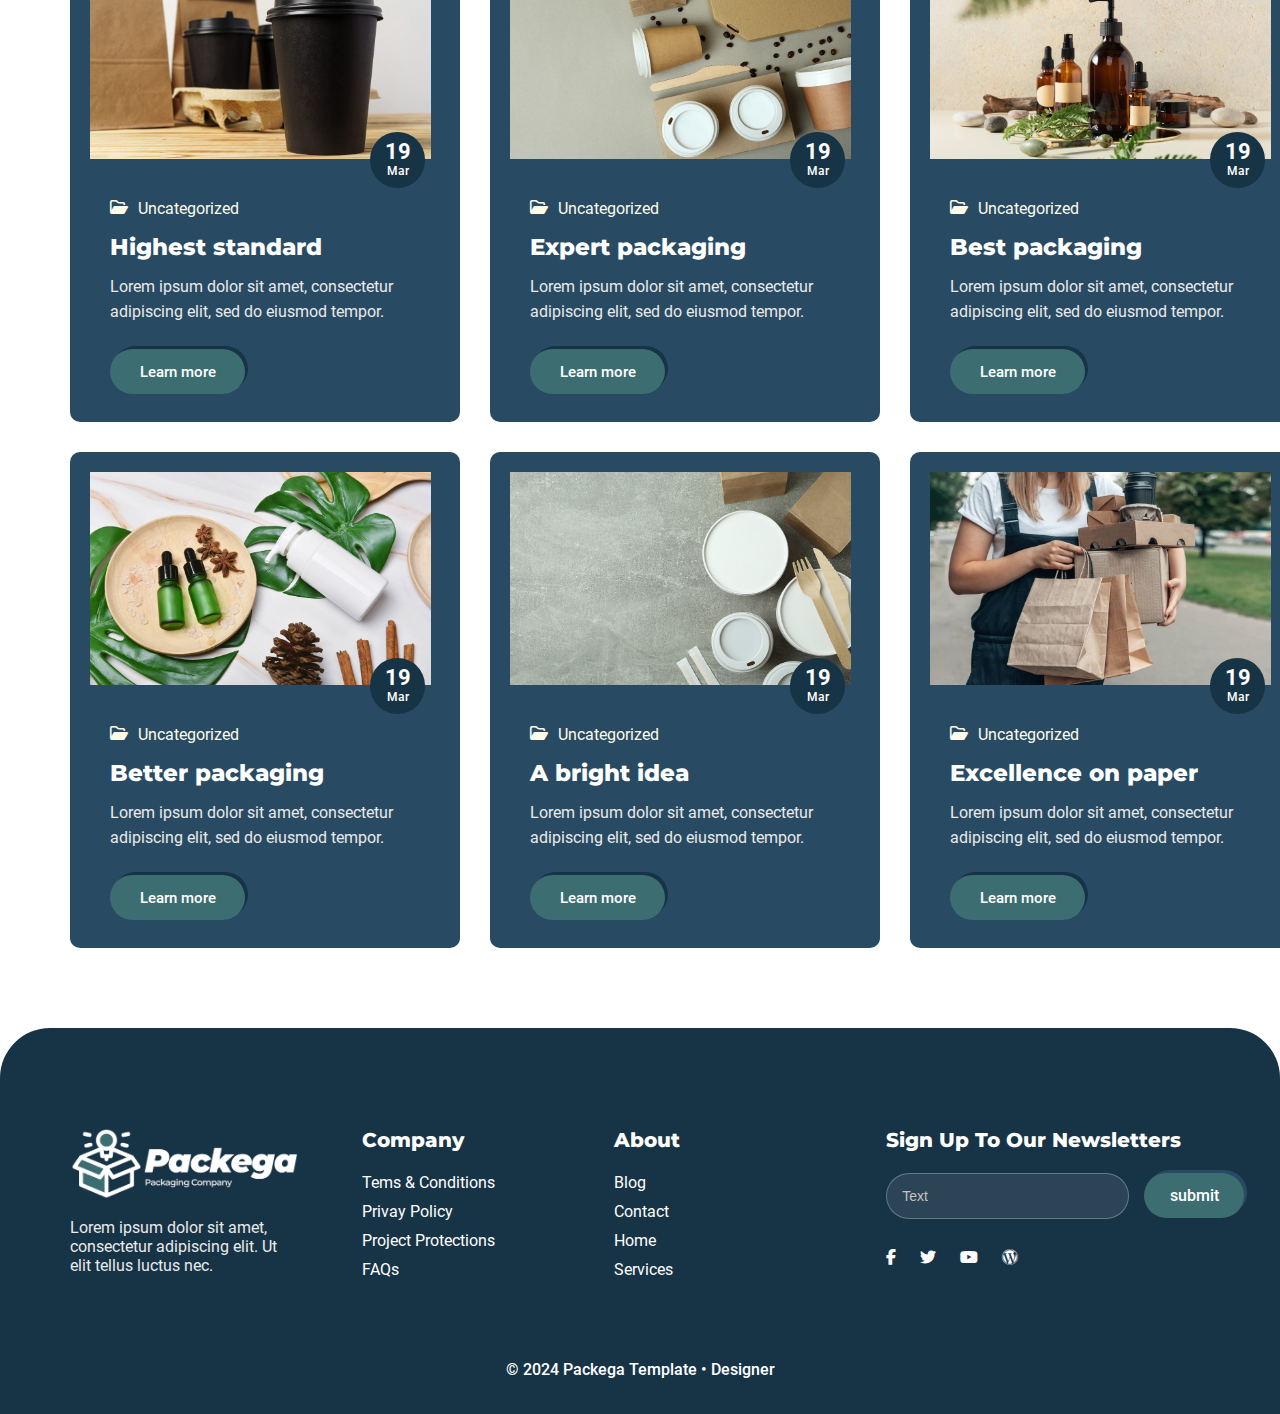
<file: blog.html>
<!DOCTYPE html>
<html lang="en">

<head>
    <meta charset="UTF-8">
    <meta name="viewport" content="width=device-width, initial-scale=1.0">
    <title>Blog</title>
    <!-- icon link -->
    <link rel="stylesheet" href="css/all.min.css">

    <!-- animation link -->
    <link rel="stylesheet" href="css/animate.css">

    <!-- folder link -->
    <link rel="stylesheet" href="css/style.css">

    <!-- owl link -->
    <link rel="stylesheet" href="css/owl.carousel.min.css">
    <link rel="stylesheet" href="css/owl.theme.default.min.css">

    <!-- https://kitpro.site/kit-packega/ -->
</head>

<body>
    <!-- main header start -->
    <header>
        <div class="main-header">
            <div class="container">
                <div class="main-head">
                    <div class="main-content">
                        <i class="fa-solid fa-phone"></i>
                        <p>(+654) 6478909</p>
                    </div>
                    <div class="main-content">
                        <i class="fa-solid fa-envelope-open-text"></i>
                        <p>mail@pckga.id</p>
                    </div>
                    <div class="main-content">
                        <i class="fa-solid fa-location-dot"></i>
                        <p>London Eye, London</p>
                    </div>
                </div>
            </div>
        </div>
    </header>
    <!-- main header End -->

    <!-- sub header start -->
    <header>
        <div class="sub-header">
            <div class="container">
                <div class="sub-head">
                    <img src="image/asset 0.png" alt="">
                    <div class="header-text">
                        <ul class="main">
                            <li><a href="index.html">Home</a></li>
                            <li><a href="about.html">About Us</a></li>
                            <li><a href="blog.html">Blog</a></li>
                            <li><a href="#">Service<i class="fa-solid fa-chevron-down"></i></a>
                                <ul class="sub">
                                    <li><a href="service.html">Services</a></li>
                                    <li><a href="Single-Services.html">Single Servives</a></li>
                                </ul>
                            </li>
                            <li><a href="#">Pages<i class="fa-solid fa-chevron-down"></i></a>
                                <ul class="sub">
                                    <li><a href="pricing.html">Pricing</a></li>
                                    <li><a href="faq.html">FAQs</a></li>
                                    <li><a href="404.html">404</a></li>
                                </ul>
                            </li>
                        </ul>
                    </div>
                    <button href="#">Contact Us</button>
                </div>
            </div>
        </div>
    </header>
    <!-- sub header End -->

    <!-- silder section start -->
    <section>
        <div class="silder-section-about">
            <div class="container">
                <div class="about-silder-text">
                    <h1>Our Blog</h1>
                    <div class="about-slid-hading">
                        <h2>Home </h2><i class="fa-solid fa-angles-right"></i>
                        <h3>Our Blog</h3>
                    </div>
                </div>
            </div>
        </div>
    </section>
    <!-- silder section End -->

    <!-- conter section start -->
    <section>
        <div class="counter-sect-1">
            <div class="container">
                <div class="excell-inner-sec-1">
                    <div class="inner-excell-3">
                        <img src="image/Logo-1.png" alt="">
                    </div>
                    <div class="inner-excell-3">
                        <img src="image/Logo-4.png" alt="">
                    </div>
                    <div class="inner-excell-3">
                        <img src="image/Logo-7-01.png" alt="">
                    </div>
                    <div class="inner-excell-3">
                        <img src="image/Logo-6-01.png" alt="">
                    </div>
                </div>
            </div>
        </div>
    </section>
    <!-- conter section End -->



    <!-- blog section start -->
    <section>
        <div class="blogsection-1">
            <div class="container">
                <div class="blog-hading">
                    <h1>Recent Insights & Blogs</h1>
                    <p>Lorem ipsum dolor sit amet, consectetur adipiscing elit. Ut elit tellus, luctus <br> nec
                        ullamcorper mattis, pulvinar dapibus leo.</p>
                </div>
                <div class="blog-inner-sec">
                    <div class="blog-inner-box">
                        <div class="blog-image">
                            <img src="image/asset 17.jpeg" alt="">
                            <div class="text-round">
                                <h1>19 <br>
                                    <h2>Mar</h2>
                                </h1>
                            </div>
                        </div>
                        <div class="bloginner-text">
                            <div class="text-blo">
                                <i class="fa-regular fa-folder-open"></i>
                                <h1>Uncategorized</h1>
                            </div>
                            <div class="last-blog-text">
                                <h2>Perfect packaging</h2>
                                <p>Lorem ipsum dolor sit amet, consectetur adipiscing elit, sed do eiusmod tempor.</p>
                                <button href="#"><a href="">Learn more</a></button>
                            </div>
                        </div>
                    </div>
                    <div class="blog-inner-box">
                        <div class="blog-image">
                            <img src="image/asset 18.jpeg" alt="">
                            <div class="text-round">
                                <h1>19 <br>
                                    <h2>Mar</h2>
                                </h1>
                            </div>
                        </div>
                        <div class="bloginner-text">
                            <div class="text-blo">
                                <i class="fa-regular fa-folder-open"></i>
                                <h1>Uncategorized</h1>
                            </div>
                            <div class="last-blog-text">
                                <h2>Let’s get packing</h2>
                                <p>Lorem ipsum dolor sit amet, consectetur adipiscing elit, sed do eiusmod tempor.</p>
                                <button href="#"><a href="">Learn more</a></button>
                            </div>
                        </div>
                    </div>
                    <div class="blog-inner-box">
                        <div class="blog-image">
                            <img src="image/asset 19.jpeg" alt="">
                            <div class="text-round">
                                <h1>19 <br>
                                    <h2>Mar</h2>
                                </h1>
                            </div>
                        </div>
                        <div class="bloginner-text">
                            <div class="text-blo">
                                <i class="fa-regular fa-folder-open"></i>
                                <h1>Uncategorized</h1>
                            </div>
                            <div class="last-blog-text">
                                <h2>Better packaging</h2>
                                <p>Lorem ipsum dolor sit amet, consectetur adipiscing elit, sed do eiusmod tempor.</p>
                                <button href="#"><a href="">Learn more</a></button>
                            </div>
                        </div>
                    </div>
                    <div class="blog-inner-box">
                        <div class="blog-image">
                            <img src="image/blog1.jpg" alt="">
                            <div class="text-round">
                                <h1>19 <br>
                                    <h2>Mar</h2>
                                </h1>
                            </div>
                        </div>
                        <div class="bloginner-text">
                            <div class="text-blo">
                                <i class="fa-regular fa-folder-open"></i>
                                <h1>Uncategorized</h1>
                            </div>
                            <div class="last-blog-text">
                                <h2>Highest standard </h2>
                                <p>Lorem ipsum dolor sit amet, consectetur adipiscing elit, sed do eiusmod tempor.</p>
                                <button href="#"><a href="">Learn more</a></button>
                            </div>
                        </div>
                    </div>
                    <div class="blog-inner-box">
                        <div class="blog-image">
                            <img src="image/blog2.jpg" alt="">
                            <div class="text-round">
                                <h1>19 <br>
                                    <h2>Mar</h2>
                                </h1>
                            </div>
                        </div>
                        <div class="bloginner-text">
                            <div class="text-blo">
                                <i class="fa-regular fa-folder-open"></i>
                                <h1>Uncategorized</h1>
                            </div>
                            <div class="last-blog-text">
                                <h2>Expert packaging</h2>
                                <p>Lorem ipsum dolor sit amet, consectetur adipiscing elit, sed do eiusmod tempor.</p>
                                <button href="#"><a href="">Learn more</a></button>
                            </div>
                        </div>
                    </div>
                    <div class="blog-inner-box">
                        <div class="blog-image">
                            <img src="image/blog3.jpg" alt="">
                            <div class="text-round">
                                <h1>19 <br>
                                    <h2>Mar</h2>
                                </h1>
                            </div>
                        </div>
                        <div class="bloginner-text">
                            <div class="text-blo">
                                <i class="fa-regular fa-folder-open"></i>
                                <h1>Uncategorized</h1>
                            </div>
                            <div class="last-blog-text">
                                <h2>Best packaging</h2>
                                <p>Lorem ipsum dolor sit amet, consectetur adipiscing elit, sed do eiusmod tempor.</p>
                                <button href="#"><a href="">Learn more</a></button>
                            </div>
                        </div>
                    </div>
                    <div class="blog-inner-box">
                        <div class="blog-image">
                            <img src="image/blog4.jpg" alt="">
                            <div class="text-round">
                                <h1>19 <br>
                                    <h2>Mar</h2>
                                </h1>
                            </div>
                        </div>
                        <div class="bloginner-text">
                            <div class="text-blo">
                                <i class="fa-regular fa-folder-open"></i>
                                <h1>Uncategorized</h1>
                            </div>
                            <div class="last-blog-text">
                                <h2>Better packaging</h2>
                                <p>Lorem ipsum dolor sit amet, consectetur adipiscing elit, sed do eiusmod tempor.</p>
                                <button href="#"><a href="">Learn more</a></button>
                            </div>
                        </div>
                    </div>
                    <div class="blog-inner-box">
                        <div class="blog-image">
                            <img src="image/blog5.jpg" alt="">
                            <div class="text-round">
                                <h1>19 <br>
                                    <h2>Mar</h2>
                                </h1>
                            </div>
                        </div>
                        <div class="bloginner-text">
                            <div class="text-blo">
                                <i class="fa-regular fa-folder-open"></i>
                                <h1>Uncategorized</h1>
                            </div>
                            <div class="last-blog-text">
                                <h2>A bright idea</h2>
                                <p>Lorem ipsum dolor sit amet, consectetur adipiscing elit, sed do eiusmod tempor.</p>
                                <button href="#"><a href="">Learn more</a></button>
                            </div>
                        </div>
                    </div>
                    <div class="blog-inner-box">
                        <div class="blog-image">
                            <img src="image/asset 17.jpeg" alt="">
                            <div class="text-round">
                                <h1>19 <br>
                                    <h2>Mar</h2>
                                </h1>
                            </div>
                        </div>
                        <div class="bloginner-text">
                            <div class="text-blo">
                                <i class="fa-regular fa-folder-open"></i>
                                <h1>Uncategorized</h1>
                            </div>
                            <div class="last-blog-text">
                                <h2>Excellence on paper</h2>
                                <p>Lorem ipsum dolor sit amet, consectetur adipiscing elit, sed do eiusmod tempor.</p>
                                <button href="#"><a href="">Learn more</a></button>
                            </div>
                        </div>
                    </div>
                </div>
            </div>
        </div>
    </section>
    <!-- blog section End -->

    <!-- footer section start -->
    <section>
        <div class="footer-section">
            <div class="container">
                <div class="footer-inner-box">
                    <div class="first-box-footer">
                        <img src="image/asset 20.png" alt="">
                        <p>Lorem ipsum dolor sit amet, consectetur adipiscing elit. Ut <br>elit tellus luctus nec.</p>
                    </div>
                    <div class="second-blog">
                        <h1>Company</h1>
                        <ul class="sec-main">
                            <li>Tems & Conditions</li>
                            <li>Privay Policy</li>
                            <li>Project Protections</li>
                            <li>FAQs</li>
                        </ul>
                    </div>
                    <div class="third-blog">
                        <h1>About</h1>
                        <ul class="sec-main">
                            <li>Blog</li>
                            <li>Contact</li>
                            <li>Home</li>
                            <li>Services</li>
                        </ul>
                    </div>
                    <div class="four-blog">
                        <h1>Sign Up To Our Newsletters
                        </h1>
                        <div class="search">
                            <input type="text" placeholder="Text">
                            <button href="#"><a href="">submit</a></button>

                        </div>
                        <div class="last-icon">
                            <i class="fa-brands fa-facebook-f"></i>
                            <i class="fa-brands fa-twitter"></i>
                            <i class="fa-brands fa-youtube"></i>
                            <i class="fa-brands fa-wordpress"></i>
                        </div>
                    </div>
                </div>
                <h3>© 2024 Packega Template • Designer</h3>
            </div>
        </div>
    </section>
    <!-- footer section End -->




    <!-- js link -->
    <script src="js/jquery-3.7.1.min.js"></script>
    <!-- owl link -->
    <script src="js/owl.carousel.min.js"></script>
    <!-- animation link -->
    <script src="js/wow.min.js"></script>
    <!-- folder link -->
    <script src="js/scripts.js"></script>

</body>

</html>
</file>
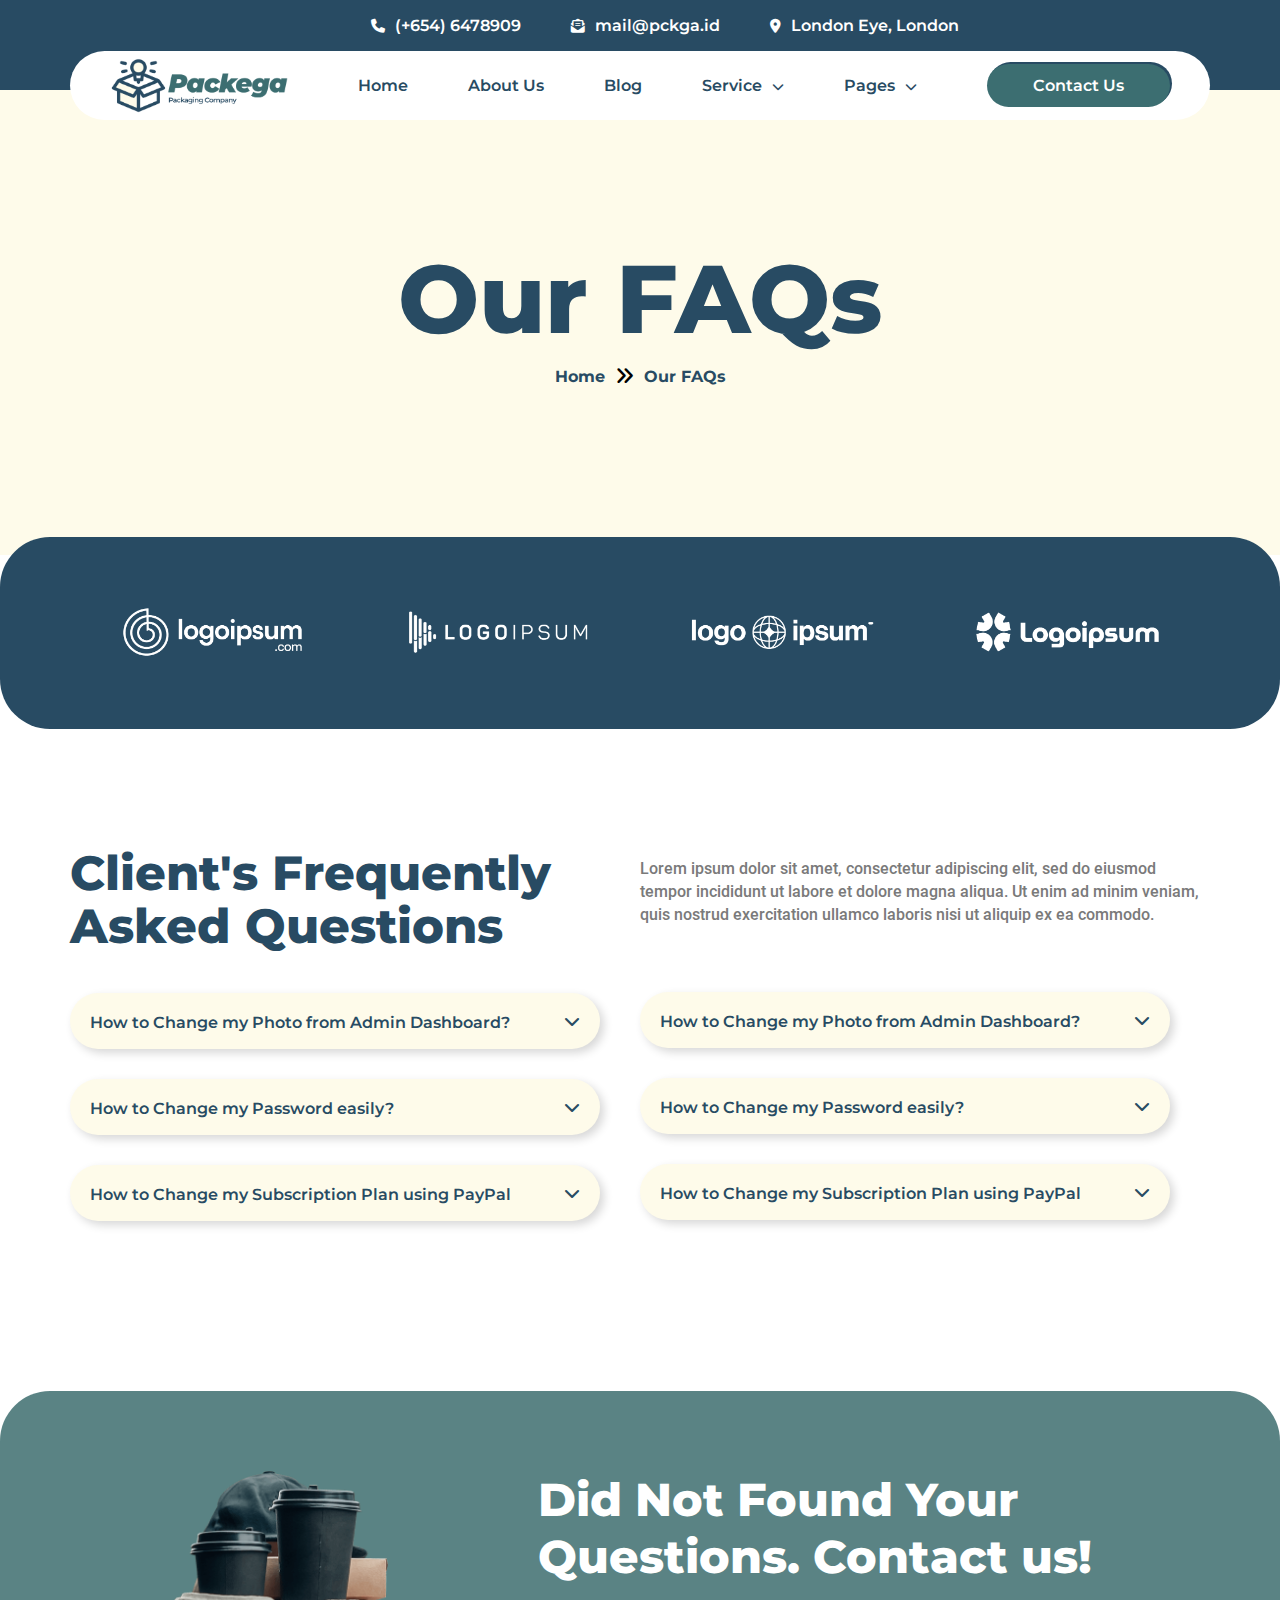
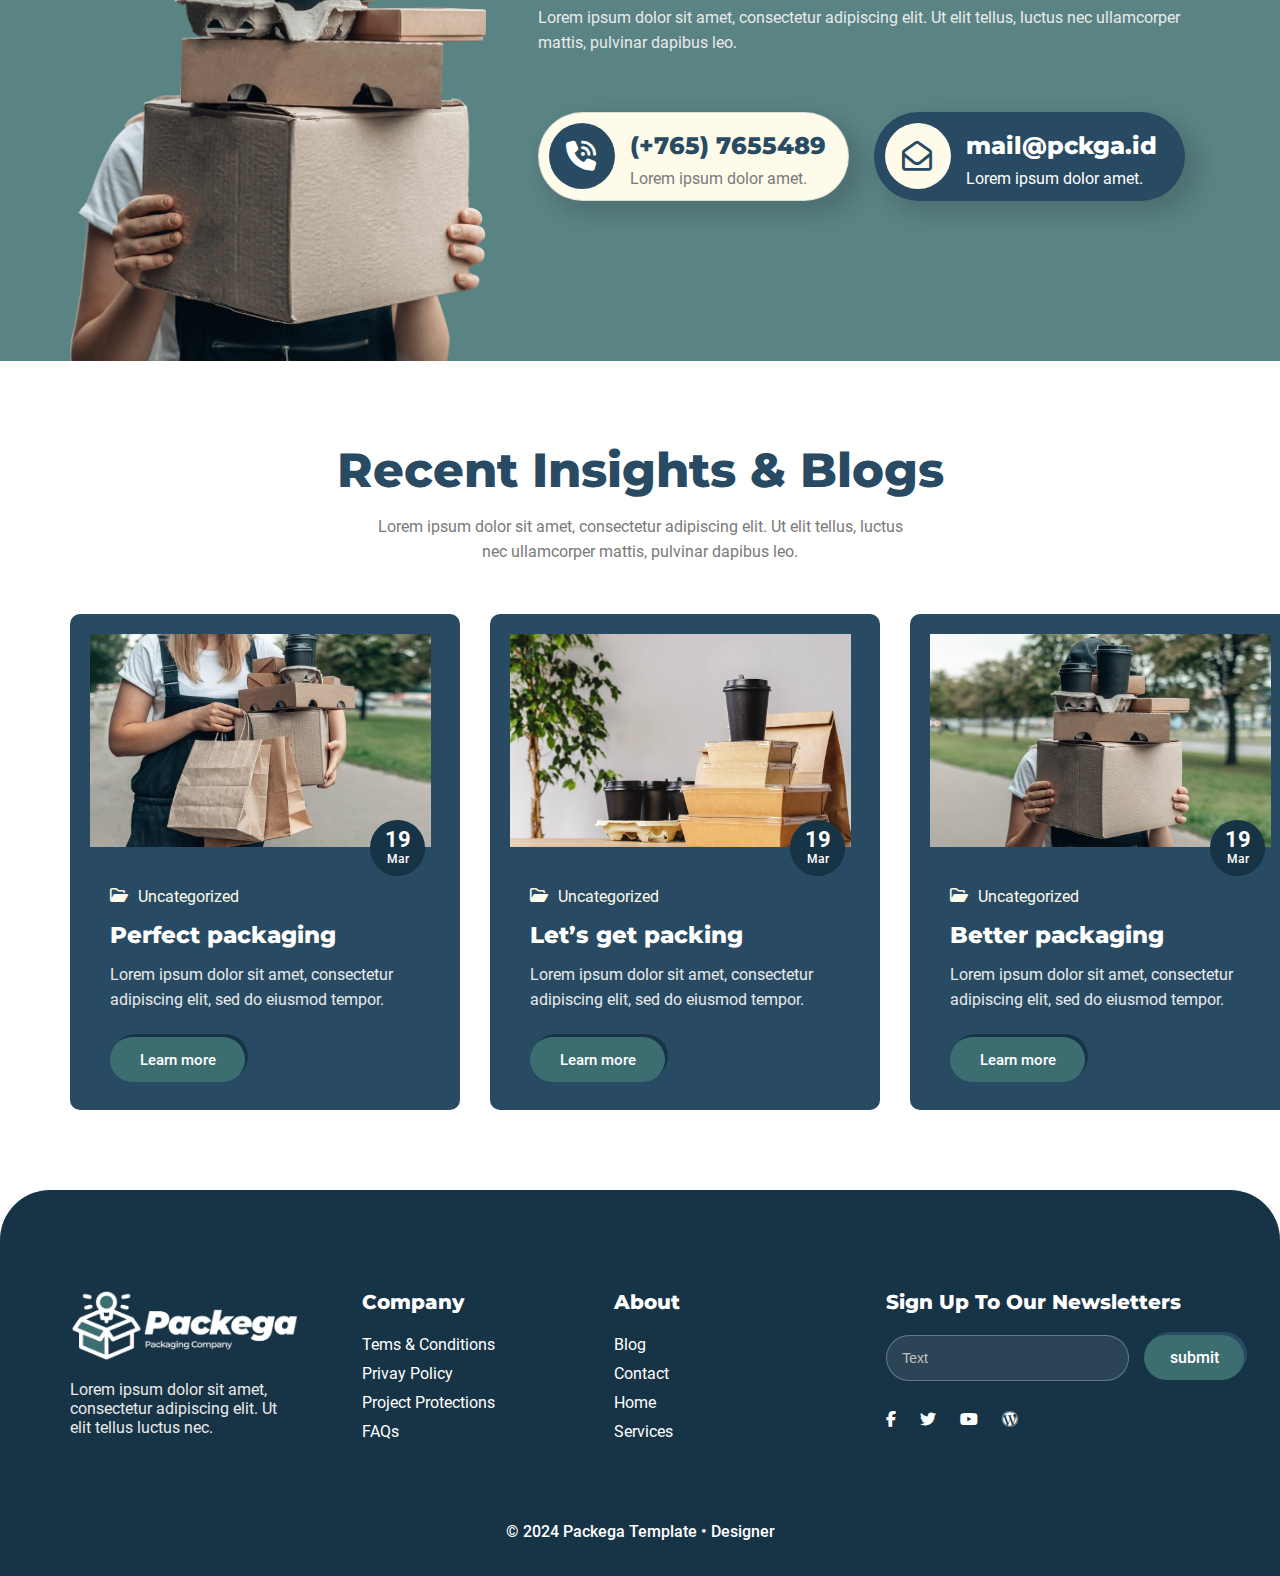
<file: faq.html>
<!DOCTYPE html>
<html lang="en">

<head>
    <meta charset="UTF-8">
    <meta name="viewport" content="width=device-width, initial-scale=1.0">
    <title>FAQ</title>
    <!-- icon link -->
    <link rel="stylesheet" href="css/all.min.css">

    <!-- animation link -->
    <link rel="stylesheet" href="css/animate.css">

    <!-- folder link -->
    <link rel="stylesheet" href="css/style.css">

    <!-- owl link -->
    <link rel="stylesheet" href="css/owl.carousel.min.css">
    <link rel="stylesheet" href="css/owl.theme.default.min.css">

    <!-- https://kitpro.site/kit-packega/ -->
</head>

<body>
    <!-- main header start -->
    <header>
        <div class="main-header">
            <div class="container">
                <div class="main-head">
                    <div class="main-content">
                        <i class="fa-solid fa-phone"></i>
                        <p>(+654) 6478909</p>
                    </div>
                    <div class="main-content">
                        <i class="fa-solid fa-envelope-open-text"></i>
                        <p>mail@pckga.id</p>
                    </div>
                    <div class="main-content">
                        <i class="fa-solid fa-location-dot"></i>
                        <p>London Eye, London</p>
                    </div>
                </div>
            </div>
        </div>
    </header>
    <!-- main header End -->

    <!-- sub header start -->
    <header>
        <div class="sub-header">
            <div class="container">
                <div class="sub-head">
                    <img src="image/asset 0.png" alt="">
                    <div class="header-text">
                        <ul class="main">
                            <li><a href="index.html">Home</a></li>
                            <li><a href="about.html">About Us</a></li>
                            <li><a href="blog.html">Blog</a></li>
                            <li><a href="#">Service<i class="fa-solid fa-chevron-down"></i></a>
                                <ul class="sub">
                                    <li><a href="service.html">Services</a></li>
                                    <li><a href="Single-Services.html">Single Servives</a></li>
                                </ul>
                            </li>
                            <li><a href="#">Pages<i class="fa-solid fa-chevron-down"></i></a>
                                <ul class="sub">
                                    <li><a href="pricing.html">Pricing</a></li>
                                    <li><a href="faq.html">FAQs</a></li>
                                    <li><a href="404.html">404</a></li>
                                </ul>
                            </li>
                        </ul>
                    </div>
                    <button href="#">Contact Us</button>
                </div>
            </div>
        </div>
    </header>
    <!-- sub header End -->

    <!-- silder section start -->
    <section>
        <div class="silder-section-about">
            <div class="container">
                <div class="about-silder-text">
                    <h1>Our FAQs</h1>
                    <div class="about-slid-hading">
                        <h2>Home </h2><i class="fa-solid fa-angles-right"></i>
                        <h3>Our FAQs</h3>
                    </div>
                </div>
            </div>
        </div>
    </section>
    <!-- silder section End -->

    <!-- conter section start -->
    <section>
        <div class="counter-sect-11">
            <div class="container">
                <div class="excell-inner-sec-1">
                    <div class="inner-excell-3">
                        <img src="image/Logo-1.png" alt="">
                    </div>
                    <div class="inner-excell-3">
                        <img src="image/Logo-4.png" alt="">
                    </div>
                    <div class="inner-excell-3">
                        <img src="image/Logo-7-01.png" alt="">
                    </div>
                    <div class="inner-excell-3">
                        <img src="image/Logo-6-01.png" alt="">
                    </div>
                </div>
            </div>
        </div>
    </section>
    <!-- conter section End -->

      <!-- clients section start -->
      <section>
        <div class="clients-section-1">
            <div class="container">
                <div class="client-inner">
                    <div class="left-client">
                        <h1>Client's Frequently Asked Questions</h1>
                        <div class="clients-box-main">
                            <div class="clie-box">
                                <p>How to Change my Photo from Admin Dashboard? <i class="fa-solid fa-chevron-down"></i></p>
                            </div>
                            <div class="clie-box">
                                <p>How to Change my Password easily? <i class="fa-solid fa-chevron-down"></i></p>
                            </div>
                            <div class="clie-box">
                                <p>How to Change my Subscription Plan using PayPal <i class="fa-solid fa-chevron-down"></i></p>
                            </div>
                        </div>
                    </div>
                    <div class="left-client">
                        <h2>Lorem ipsum dolor sit amet, consectetur adipiscing elit, sed do eiusmod <br> tempor incididunt ut labore et dolore magna aliqua. Ut enim ad minim veniam, quis nostrud exercitation ullamco laboris nisi ut aliquip ex ea commodo.</h2>
                        <div class="clients-box-main">
                            <div class="clie-box">
                                <p>How to Change my Photo from Admin Dashboard? <i class="fa-solid fa-chevron-down"></i></p>
                            </div>
                            <div class="clie-box">
                                <p>How to Change my Password easily? <i class="fa-solid fa-chevron-down"></i></p>
                            </div>
                            <div class="clie-box">
                                <p>How to Change my Subscription Plan using PayPal <i class="fa-solid fa-chevron-down"></i></p>
                            </div>
                        </div>
                    </div>
                </div>
            </div>
        </div>
    </section>
    <!-- clients section end -->

        <!-- customer section start -->
        <section>
            <div class="customer-section-about">
                <div class="container">
                    <div class="customer-innr-about">
                        <div class="customer-image">
                            <img src="image/last1.png" alt="">
                        </div>
                        <div class="right-cust-about">
                            <h1>Did Not Found Your Questions. Contact us!</h1>
                            <p>Lorem ipsum dolor sit amet, consectetur adipiscing elit. Ut elit tellus, luctus nec
                                ullamcorper mattis, pulvinar dapibus leo.</p>
                            <div class="third-content">
                                <div class="third-box-about">
                                    <div class="main-third-about">
                                        <div class="round-third-about">
                                            <i class="fa-solid fa-phone-volume"></i>
                                        </div>
                                        <h2>(+765) 7655489<p>Lorem ipsum dolor amet.</p>
                                        </h2>
                                    </div>
                                </div>
                                <div class="third-box-about-2">
                                    <div class="main-third-about-2">
                                        <div class="round-third-about-2">
                                            <i class="fa-regular fa-envelope-open"></i>
                                        </div>
                                        <h2>mail@pckga.id<p>Lorem ipsum dolor amet.</p>
                                        </h2>
                                    </div>
                                </div>
                            </div>
                        </div>
                    </div>
                </div>
            </div>
        </section>
        <!-- customer section end -->

    <!-- blog section start -->
    <section>
        <div class="blogsection-1">
            <div class="container">
                <div class="blog-hading">
                    <h1>Recent Insights & Blogs</h1>
                    <p>Lorem ipsum dolor sit amet, consectetur adipiscing elit. Ut elit tellus, luctus <br> nec
                        ullamcorper mattis, pulvinar dapibus leo.</p>
                </div>
                <div class="blog-inner-sec">
                    <div class="blog-inner-box">
                        <div class="blog-image">
                            <img src="image/asset 17.jpeg" alt="">
                            <div class="text-round">
                                <h1>19 <br>
                                    <h2>Mar</h2>
                                </h1>
                            </div>
                        </div>
                        <div class="bloginner-text">
                            <div class="text-blo">
                                <i class="fa-regular fa-folder-open"></i>
                                <h1>Uncategorized</h1>
                            </div>
                            <div class="last-blog-text">
                                <h2>Perfect packaging</h2>
                                <p>Lorem ipsum dolor sit amet, consectetur adipiscing elit, sed do eiusmod tempor.</p>
                                <button href="#"><a href="">Learn more</a></button>
                            </div>
                        </div>
                    </div>
                    <div class="blog-inner-box">
                        <div class="blog-image">
                            <img src="image/asset 18.jpeg" alt="">
                            <div class="text-round">
                                <h1>19 <br>
                                    <h2>Mar</h2>
                                </h1>
                            </div>
                        </div>
                        <div class="bloginner-text">
                            <div class="text-blo">
                                <i class="fa-regular fa-folder-open"></i>
                                <h1>Uncategorized</h1>
                            </div>
                            <div class="last-blog-text">
                                <h2>Let’s get packing</h2>
                                <p>Lorem ipsum dolor sit amet, consectetur adipiscing elit, sed do eiusmod tempor.</p>
                                <button href="#"><a href="">Learn more</a></button>
                            </div>
                        </div>
                    </div>
                    <div class="blog-inner-box">
                        <div class="blog-image">
                            <img src="image/asset 19.jpeg" alt="">
                            <div class="text-round">
                                <h1>19 <br>
                                    <h2>Mar</h2>
                                </h1>
                            </div>
                        </div>
                        <div class="bloginner-text">
                            <div class="text-blo">
                                <i class="fa-regular fa-folder-open"></i>
                                <h1>Uncategorized</h1>
                            </div>
                            <div class="last-blog-text">
                                <h2>Better packaging</h2>
                                <p>Lorem ipsum dolor sit amet, consectetur adipiscing elit, sed do eiusmod tempor.</p>
                                <button href="#"><a href="">Learn more</a></button>
                            </div>
                        </div>
                    </div>
                </div>
            </div>
        </div>
    </section>
    <!-- blog section End -->

    

    <!-- footer section start -->
    <section>
        <div class="footer-section">
            <div class="container">
                <div class="footer-inner-box">
                    <div class="first-box-footer">
                        <img src="image/asset 20.png" alt="">
                        <p>Lorem ipsum dolor sit amet, consectetur adipiscing elit. Ut <br>elit tellus luctus nec.</p>
                    </div>
                    <div class="second-blog">
                        <h1>Company</h1>
                        <ul class="sec-main">
                            <li>Tems & Conditions</li>
                            <li>Privay Policy</li>
                            <li>Project Protections</li>
                            <li>FAQs</li>
                        </ul>
                    </div>
                    <div class="third-blog">
                        <h1>About</h1>
                        <ul class="sec-main">
                            <li>Blog</li>
                            <li>Contact</li>
                            <li>Home</li>
                            <li>Services</li>
                        </ul>
                    </div>
                    <div class="four-blog">
                        <h1>Sign Up To Our Newsletters
                        </h1>
                        <div class="search">
                            <input type="text" placeholder="Text">
                            <button href="#"><a href="">submit</a></button>

                        </div>
                        <div class="last-icon">
                            <i class="fa-brands fa-facebook-f"></i>
                            <i class="fa-brands fa-twitter"></i>
                            <i class="fa-brands fa-youtube"></i>
                            <i class="fa-brands fa-wordpress"></i>
                        </div>
                    </div>
                </div>
                <h3>© 2024 Packega Template • Designer</h3>
            </div>
        </div>
    </section>
    <!-- footer section End -->




    <!-- js link -->
    <script src="js/jquery-3.7.1.min.js"></script>
    <!-- owl link -->
    <script src="js/owl.carousel.min.js"></script>
    <!-- animation link -->
    <script src="js/wow.min.js"></script>
    <!-- folder link -->
    <script src="js/scripts.js"></script>

</body>

</html>
</file>
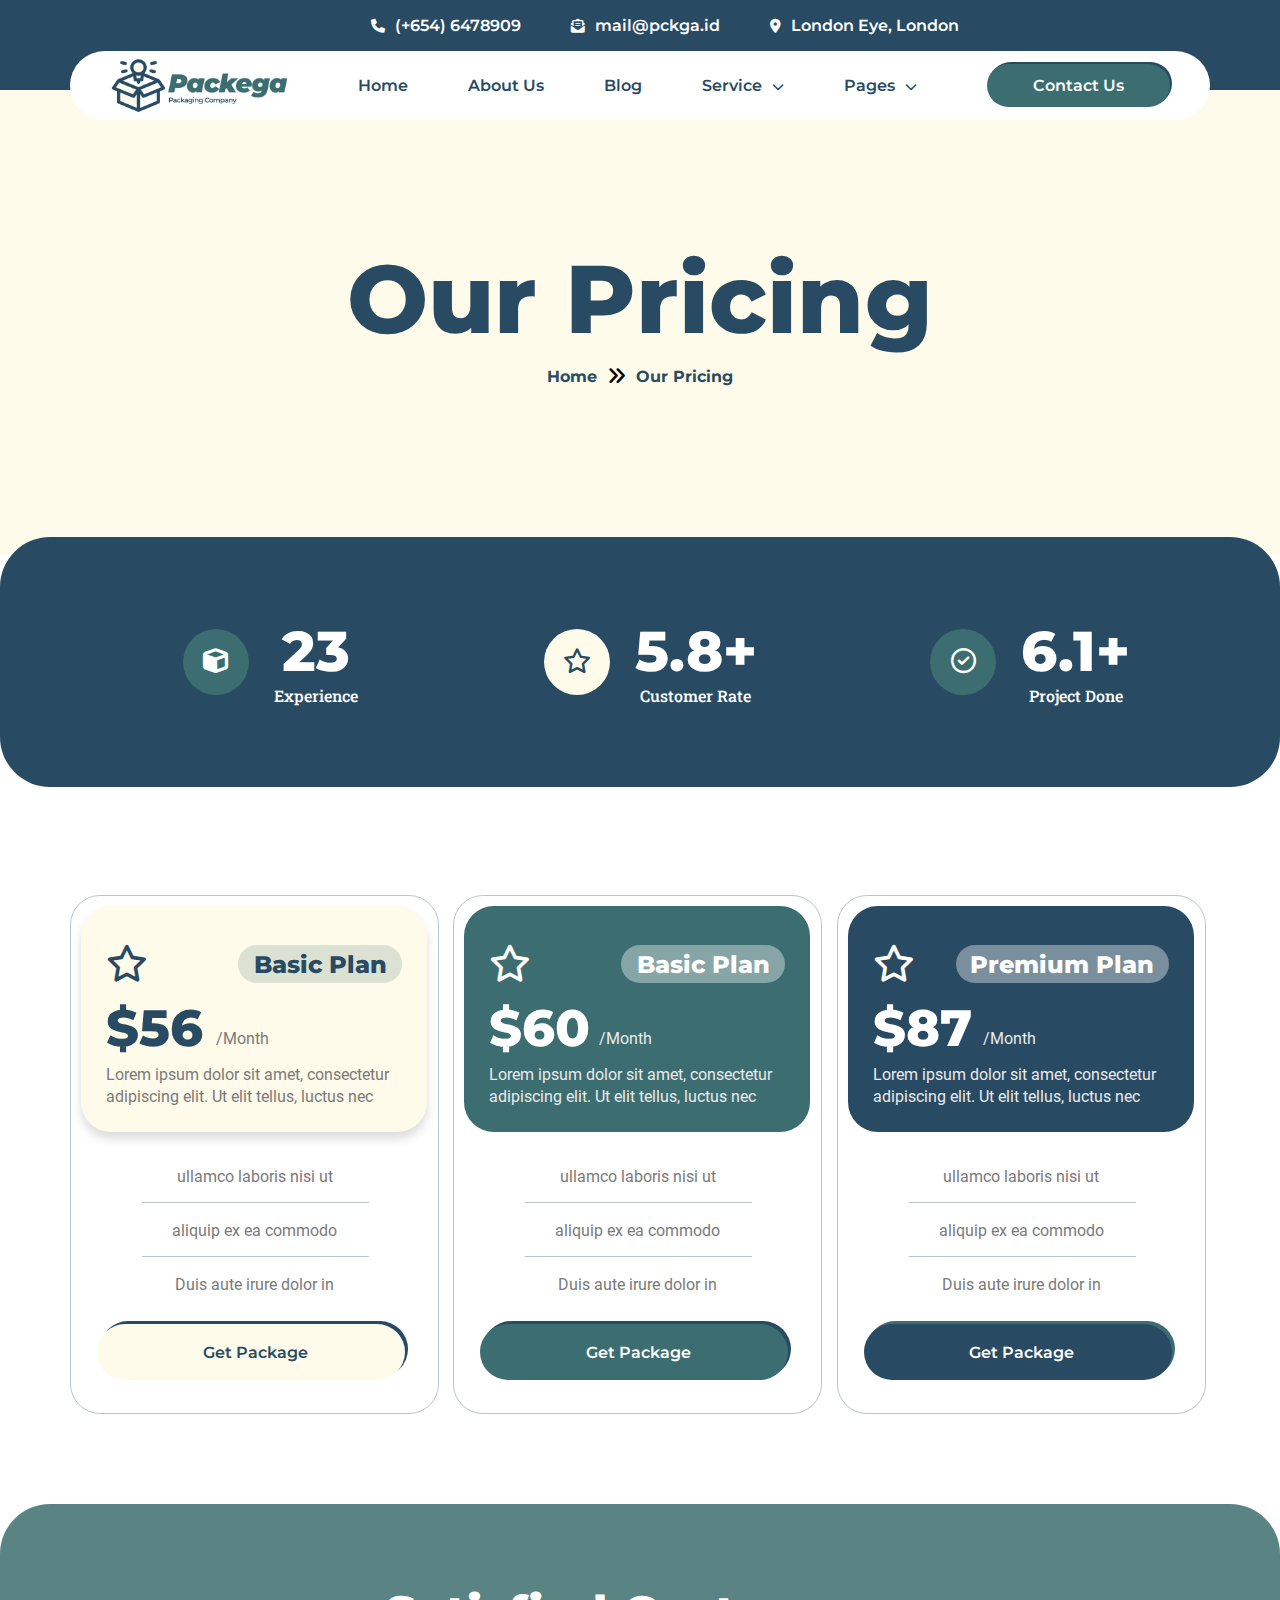
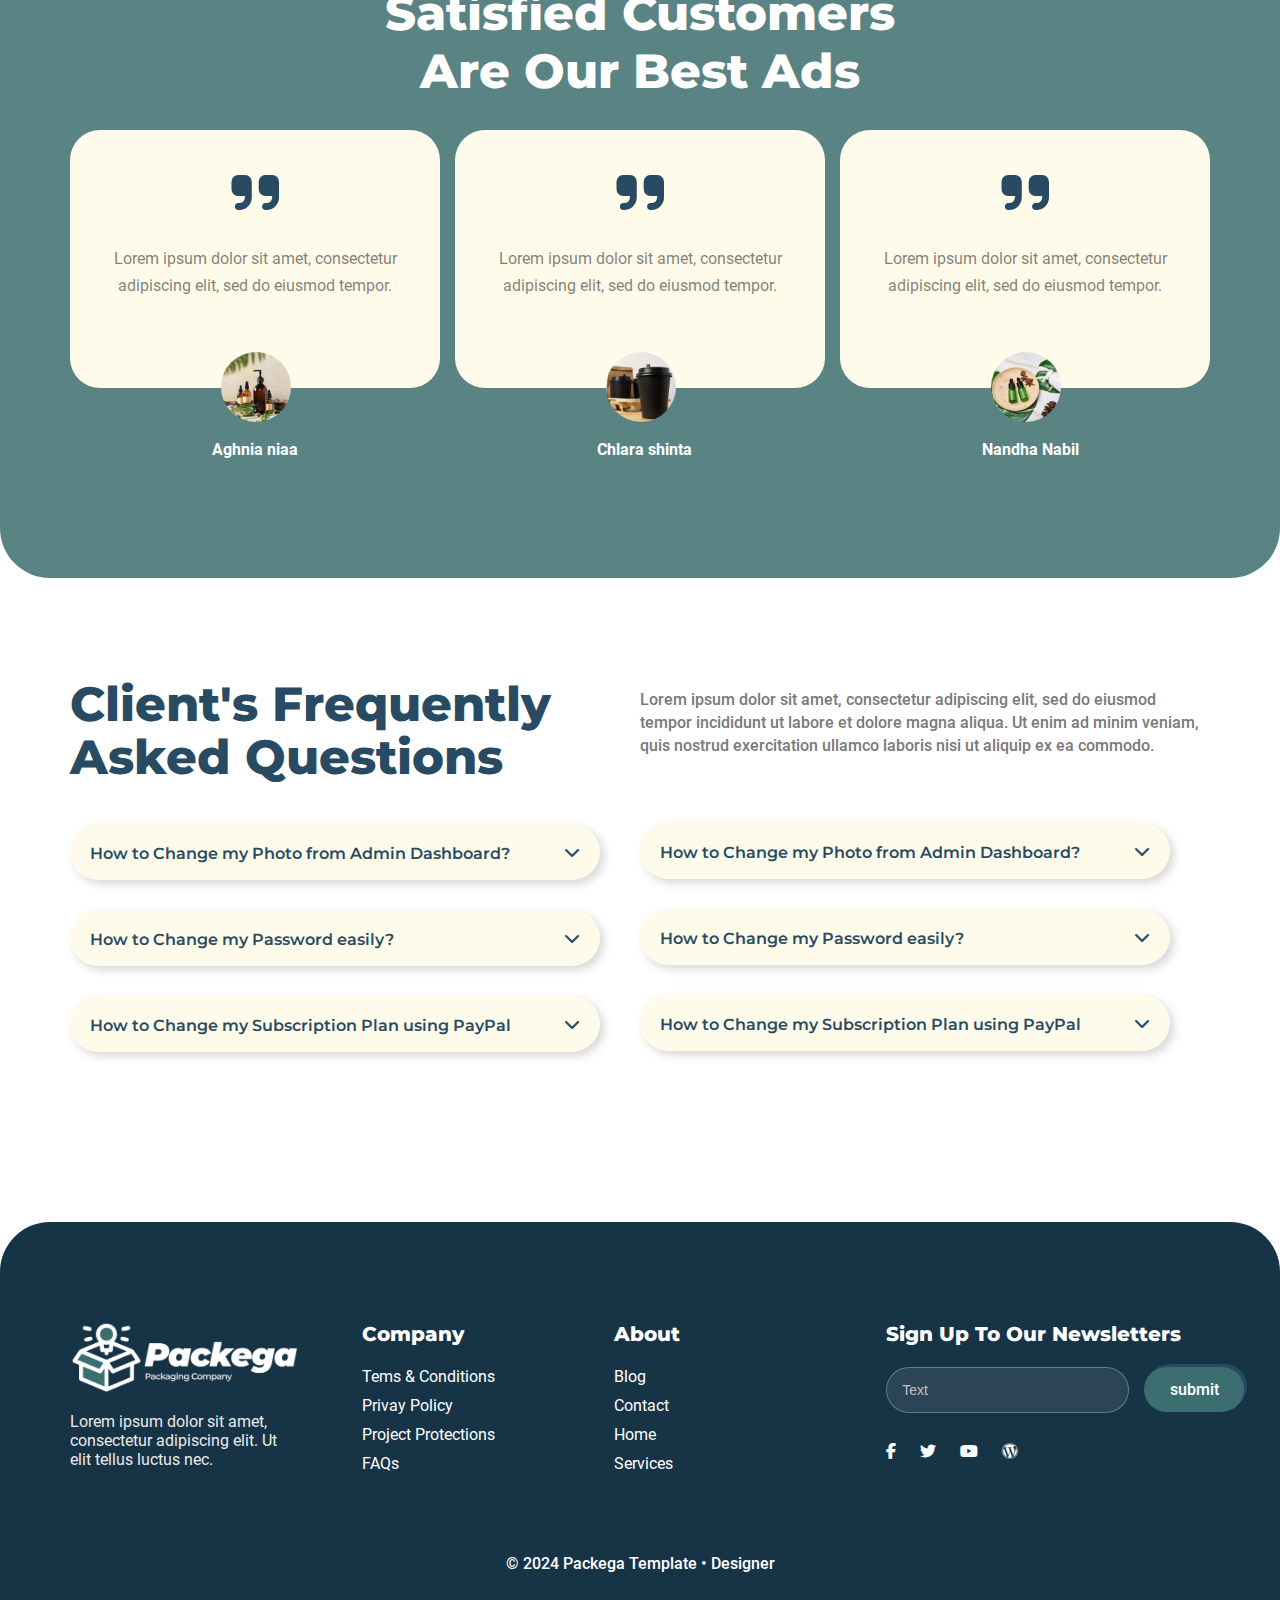
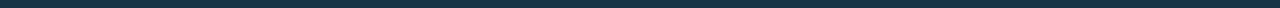
<file: pricing.html>
<!DOCTYPE html>
<html lang="en">

<head>
    <meta charset="UTF-8">
    <meta name="viewport" content="width=device-width, initial-scale=1.0">
    <title>pricing</title>
    <!-- icon link -->
    <link rel="stylesheet" href="css/all.min.css">

    <!-- animation link -->
    <link rel="stylesheet" href="css/animate.css">

    <!-- folder link -->
    <link rel="stylesheet" href="css/style.css">

    <!-- owl link -->
    <link rel="stylesheet" href="css/owl.carousel.min.css">
    <link rel="stylesheet" href="css/owl.theme.default.min.css">

    <!-- https://kitpro.site/kit-packega/ -->
</head>

<body>
    <!-- main header start -->
    <header>
        <div class="main-header">
            <div class="container">
                <div class="main-head">
                    <div class="main-content">
                        <i class="fa-solid fa-phone"></i>
                        <p>(+654) 6478909</p>
                    </div>
                    <div class="main-content">
                        <i class="fa-solid fa-envelope-open-text"></i>
                        <p>mail@pckga.id</p>
                    </div>
                    <div class="main-content">
                        <i class="fa-solid fa-location-dot"></i>
                        <p>London Eye, London</p>
                    </div>
                </div>
            </div>
        </div>
    </header>
    <!-- main header End -->

    <!-- sub header start -->
    <header>
        <div class="sub-header">
            <div class="container">
                <div class="sub-head">
                    <img src="image/asset 0.png" alt="">
                    <div class="header-text">
                        <ul class="main">
                            <li><a href="index.html">Home</a></li>
                            <li><a href="about.html">About Us</a></li>
                            <li><a href="blog.html">Blog</a></li>
                            <li><a href="#">Service<i class="fa-solid fa-chevron-down"></i></a>
                                <ul class="sub">
                                    <li><a href="service.html">Servives</a></li>
                                    <li><a href="Single-Services.html">Single Servives</a></li>
                                </ul>
                            </li>
                            <li><a href="">Pages<i class="fa-solid fa-chevron-down"></i></a>
                                <ul class="sub">
                                    <li><a href="pricing.html">Pricing</a></li>
                                    <li><a href="faq.html">FAQs</a></li>
                                    <li><a href="404.html">404</a></li>
                                </ul>
                            </li>
                        </ul>
                    </div>
                    <button href="#">Contact Us</button>
                </div>
            </div>
        </div>
    </header>
    <!-- sub header End -->

    <!-- silder section start -->
    <section>
        <div class="silder-section-service">
            <div class="container">
                <div class="about-silder-text">
                    <h1>Our Pricing</h1>
                    <div class="about-slid-hading">
                        <h2>Home </h2><i class="fa-solid fa-angles-right"></i>
                        <h3>Our Pricing</h3>
                    </div>
                </div>
            </div>
        </div>
    </section>
    <!-- silder section End -->

    <!-- conter section start -->
    <section>
        <div class="counter-sect">
            <div class="container">
                <div class="excell-inner-sec">
                    <div class="inner-excell-3">
                        <div class="inner-excell-box-2"><i class="fa-solid fa-cube"></i></div>
                        <h1>23<p>Experience</p>
                        </h1>

                    </div>
                    <div class="inner-excell-3">
                        <div class="inner-excell-box-1-1"><i class="fa-regular fa-star"></i></div>
                        <h1>5.8+<p>Customer Rate</p>
                        </h1>

                    </div>
                    <div class="inner-excell-3">
                        <div class="inner-excell-box-2"><i class="fa-regular fa-circle-check"></i></div>
                        <h1>6.1+<p>Project Done</p>
                        </h1>

                    </div>
                </div>
            </div>
        </div>
    </section>
    <!-- conter section End -->

     <!-- our prontion section start -->
     <section>
        <div class="our-printing-section">
            <div class="container">
                <div class="our-pri-inner">
                    <div class="second-our-box-4">
                        <div class="our-innr-box-2">
                            <div class="baiscplan-2">
                                <i class="fa-regular fa-star"></i>
                                <div class="basic-box-2">Basic Plan</div>
                            </div>
                            <div class="baiscplan1-1">
                                <h1>$56</h1>
                                <h2>/Month</h2>
                            </div>
                            <p>Lorem ipsum dolor sit amet, consectetur adipiscing elit. Ut elit tellus, luctus nec</p>
                        </div>
                        <div class="text-our-sec">
                            <h1>ullamco laboris nisi ut</h1>
                        </div>
                        <div class="text-our-sec">
                            <h1>aliquip ex ea commodo</h1>
                        </div>
                        <div class="text-our-sec-1">
                            <h1>Duis aute irure dolor in</h1>
                        </div>
                        <button href="#"><a href="">Get Package</a></button>
                    </div>
                    <div class="second-our-box">
                        <div class="our-innr-box">
                            <div class="baiscplan">
                                <i class="fa-regular fa-star"></i>
                                <div class="basic-box">Basic Plan</div>
                            </div>
                            <div class="baiscplan1">
                                <h1>$60</h1>
                                <h2>/Month</h2>
                            </div>
                            <p>Lorem ipsum dolor sit amet, consectetur adipiscing elit. Ut elit tellus, luctus nec</p>
                        </div>
                        <div class="text-our-sec">
                            <h1>ullamco laboris nisi ut</h1>
                        </div>
                        <div class="text-our-sec">
                            <h1>aliquip ex ea commodo</h1>
                        </div>
                        <div class="text-our-sec-1">
                            <h1>Duis aute irure dolor in</h1>
                        </div>
                        <button href="#"><a href="">Get Package</a></button>
                    </div>
                    <div class="second-our-box-1">
                        <div class="our-innr-box-1">
                            <div class="baiscplan">
                                <i class="fa-regular fa-star"></i>
                                <div class="basic-box-1">Premium Plan</div>
                            </div>
                            <div class="baiscplan1">
                                <h1>$87</h1>
                                <h2>/Month</h2>
                            </div>
                            <p>Lorem ipsum dolor sit amet, consectetur adipiscing elit. Ut elit tellus, luctus nec</p>
                        </div>
                        <div class="text-our-sec">
                            <h1>ullamco laboris nisi ut</h1>
                        </div>
                        <div class="text-our-sec">
                            <h1>aliquip ex ea commodo</h1>
                        </div>
                        <div class="text-our-sec-1">
                            <h1>Duis aute irure dolor in</h1>
                        </div>
                        <button href="#"> <a href="">Get Package</a></button>
                    </div>
                </div>
            </div>
        </div>
    </section>
    <!-- our prontion section End -->

     <!-- customer section start -->
     <section>
        <div class="customer-section">
            <div class="container">
                <div class="customer-text">
                    <h1>Satisfied Customers <br> Are Our Best Ads</h1>
                </div>
                <div class="customer-innr">
                    <div class="customer-inner-boxing">
                        <i class="fa-solid fa-quote-right"></i>
                        <p>Lorem ipsum dolor sit amet, consectetur adipiscing elit, sed do eiusmod tempor.</p>
                        <img src="image/asset 10.jpeg" alt="">
                        <h2>Aghnia niaa</h2>
                    </div>
                    <div class="customer-inner-boxing">
                        <i class="fa-solid fa-quote-right"></i>
                        <p>Lorem ipsum dolor sit amet, consectetur adipiscing elit, sed do eiusmod tempor.</p>
                        <img src="image/asset 11.jpeg" alt="">
                        <h2>Chlara shinta</h2>
                    </div>
                    <div class="customer-inner-boxing">
                        <i class="fa-solid fa-quote-right"></i>
                        <p>Lorem ipsum dolor sit amet, consectetur adipiscing elit, sed do eiusmod tempor.</p>
                        <img src="image/asset 12.jpeg" alt="">
                        <h2>Nandha Nabil</h2>
                    </div>
                </div>
            </div>
        </div>
    </section>
    <!-- customer section end -->

    <!-- clients section start -->
    <section>
        <div class="clients-section-1">
            <div class="container">
                <div class="client-inner">
                    <div class="left-client">
                        <h1>Client's Frequently Asked Questions</h1>
                        <div class="clients-box-main">
                            <div class="clie-box">
                                <p>How to Change my Photo from Admin Dashboard? <i class="fa-solid fa-chevron-down"></i></p>
                            </div>
                            <div class="clie-box">
                                <p>How to Change my Password easily? <i class="fa-solid fa-chevron-down"></i></p>
                            </div>
                            <div class="clie-box">
                                <p>How to Change my Subscription Plan using PayPal <i class="fa-solid fa-chevron-down"></i></p>
                            </div>
                        </div>
                    </div>
                    <div class="left-client">
                        <h2>Lorem ipsum dolor sit amet, consectetur adipiscing elit, sed do eiusmod <br> tempor incididunt ut labore et dolore magna aliqua. Ut enim ad minim veniam, quis nostrud exercitation ullamco laboris nisi ut aliquip ex ea commodo.</h2>
                        <div class="clients-box-main">
                            <div class="clie-box">
                                <p>How to Change my Photo from Admin Dashboard? <i class="fa-solid fa-chevron-down"></i></p>
                            </div>
                            <div class="clie-box">
                                <p>How to Change my Password easily? <i class="fa-solid fa-chevron-down"></i></p>
                            </div>
                            <div class="clie-box">
                                <p>How to Change my Subscription Plan using PayPal <i class="fa-solid fa-chevron-down"></i></p>
                            </div>
                        </div>
                    </div>
                </div>
            </div>
        </div>
    </section>
    <!-- clients section end -->

      <!-- footer section start -->
      <section>
        <div class="footer-section">
            <div class="container">
                <div class="footer-inner-box">
                    <div class="first-box-footer">
                        <img src="image/asset 20.png" alt="">
                        <p>Lorem ipsum dolor sit amet, consectetur adipiscing elit. Ut <br>elit tellus luctus nec.</p>
                    </div>
                    <div class="second-blog">
                        <h1>Company</h1>
                        <ul class="sec-main">
                            <li>Tems & Conditions</li>
                            <li>Privay Policy</li>
                            <li>Project Protections</li>
                            <li>FAQs</li>
                        </ul>
                    </div>
                    <div class="third-blog">
                        <h1>About</h1>
                        <ul class="sec-main">
                            <li>Blog</li>
                            <li>Contact</li>
                            <li>Home</li>
                            <li>Services</li>
                        </ul>
                    </div>
                    <div class="four-blog">
                        <h1>Sign Up To Our Newsletters
                        </h1>
                        <div class="search">
                            <input type="text" placeholder="Text">
                            <button href="#"><a href="">submit</a></button>
                            
                        </div>
                        <div class="last-icon">
                            <i class="fa-brands fa-facebook-f"></i>
                            <i class="fa-brands fa-twitter"></i>
                            <i class="fa-brands fa-youtube"></i>
                            <i class="fa-brands fa-wordpress"></i>
                        </div>
                    </div>
                </div>
                <h3>© 2024 Packega Template • Designer</h3>
            </div>
        </div>
    </section>
    <!-- footer section End -->

        <!-- js link -->
        <script src="js/jquery-3.7.1.min.js"></script>
        <!-- owl link -->
        <script src="js/owl.carousel.min.js"></script>
        <!-- animation link -->
        <script src="js/wow.min.js"></script>
        <!-- folder link -->
        <script src="js/scripts.js"></script>
    
    </body>
    
    </html>
</file>
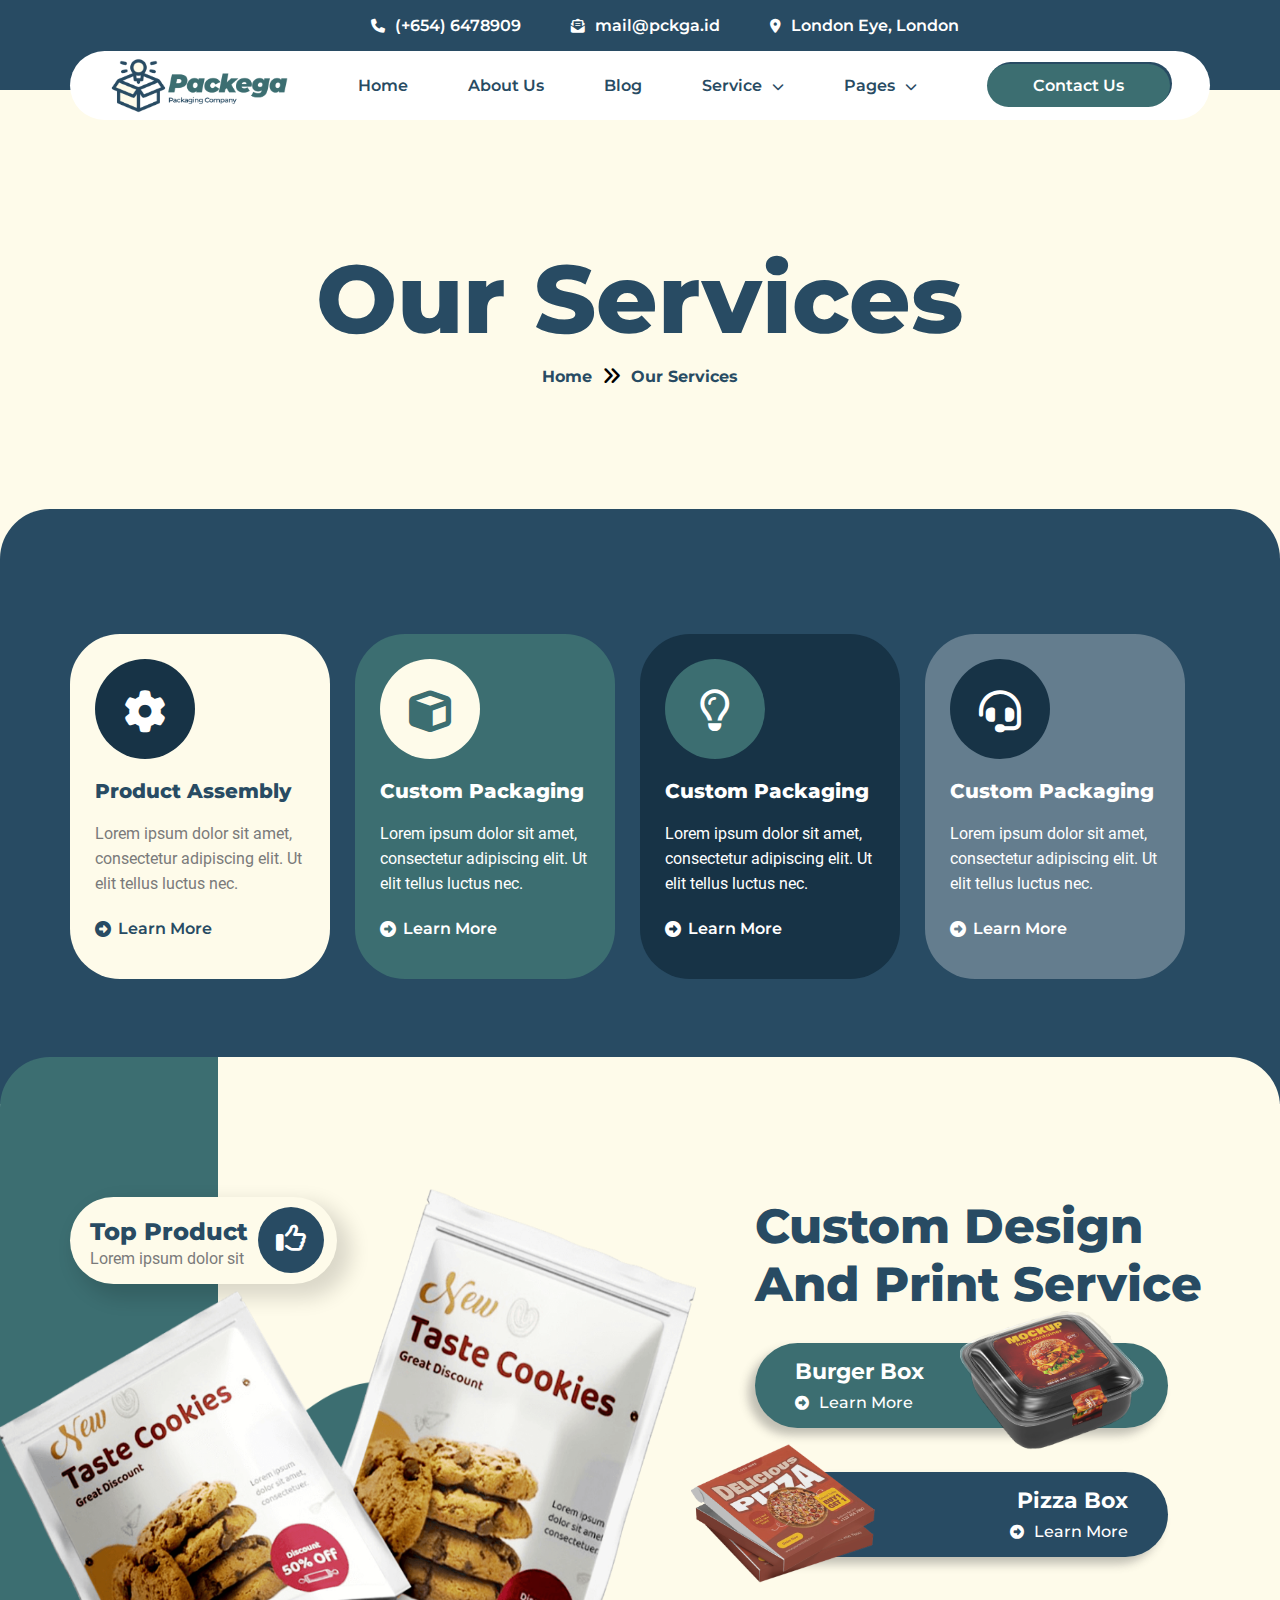
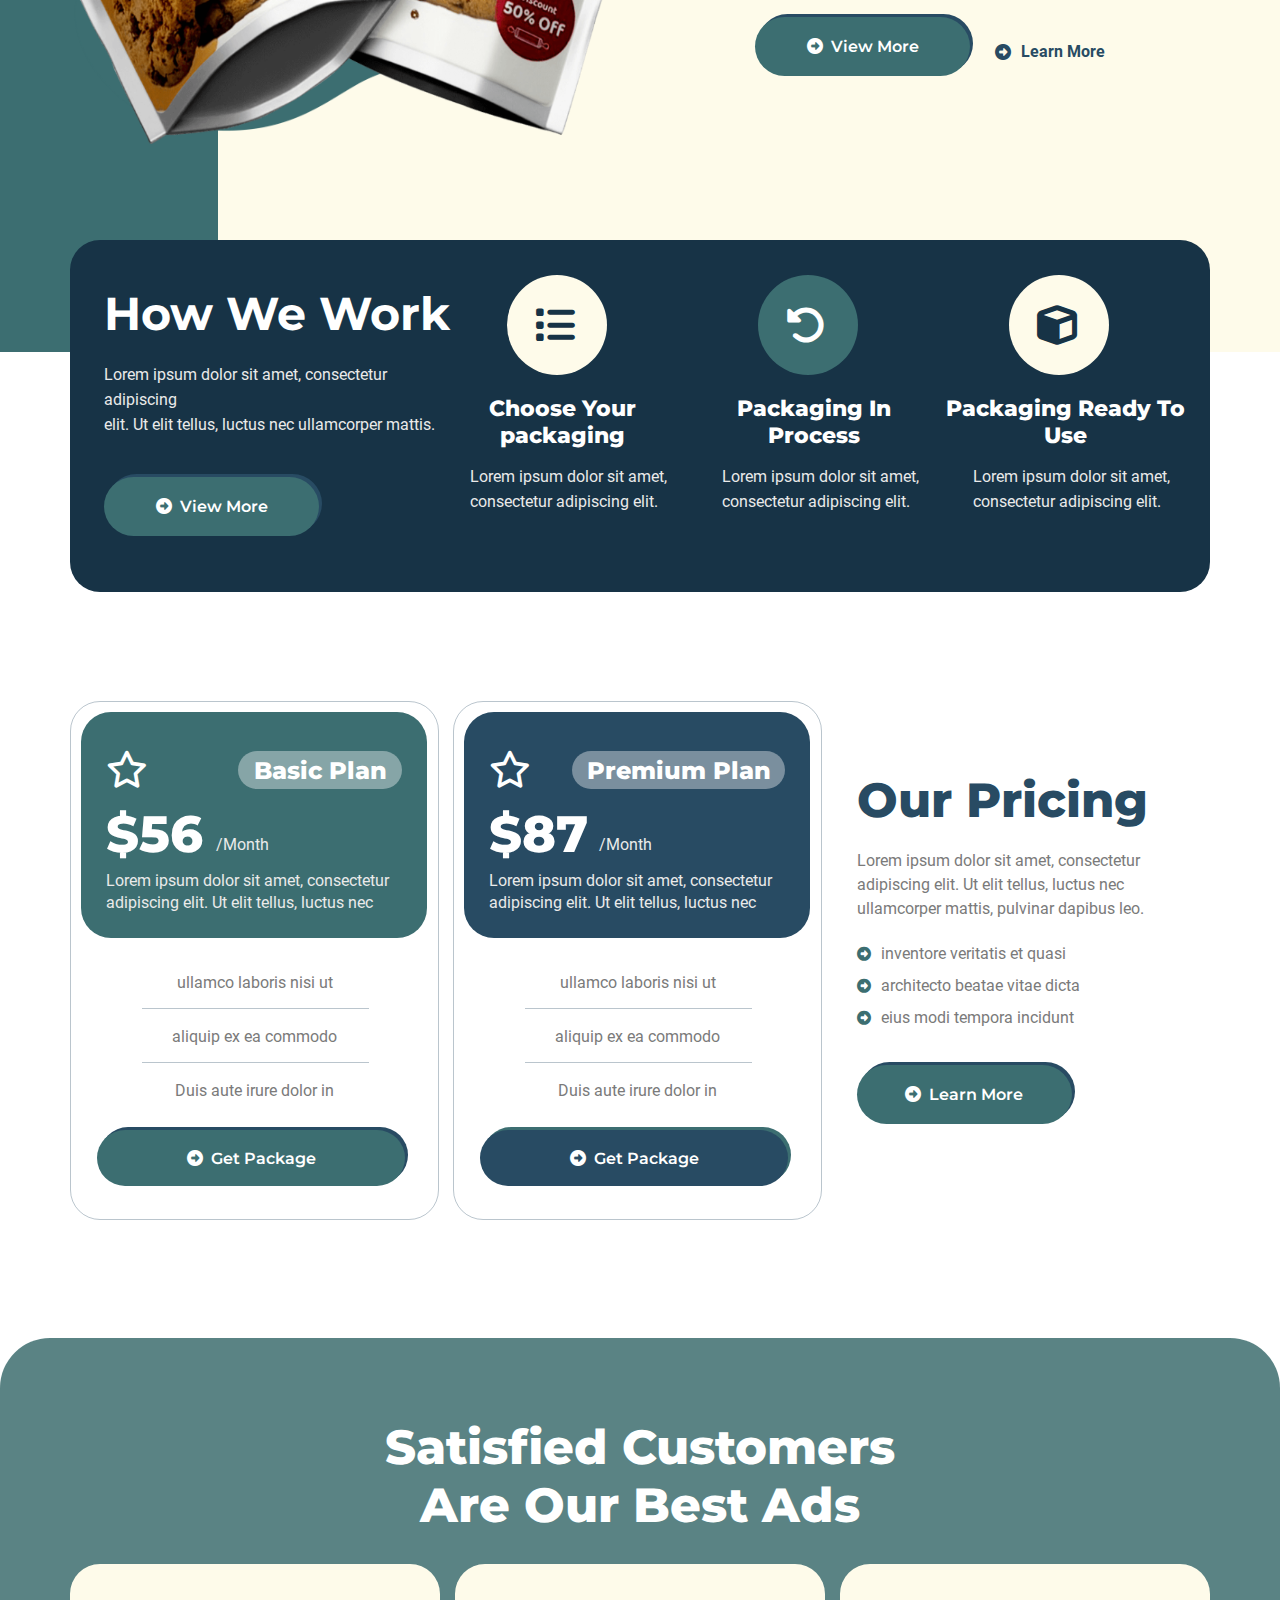
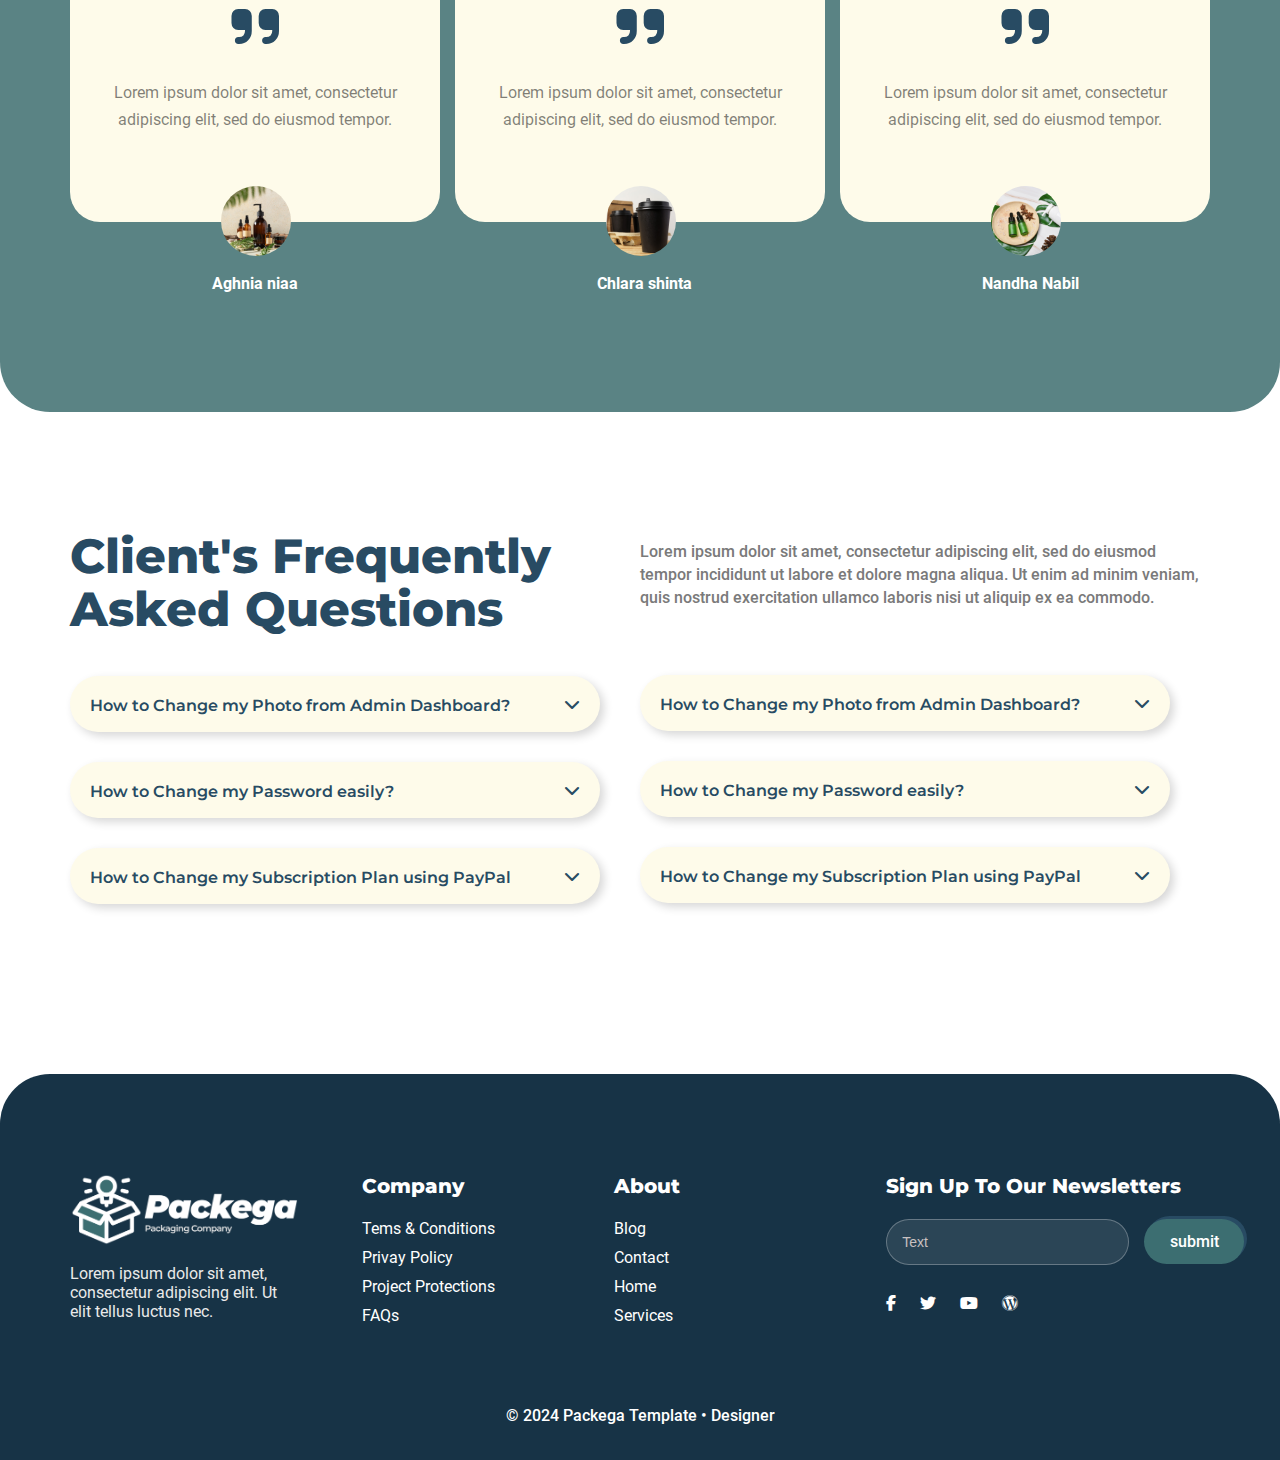
<file: service.html>
<!DOCTYPE html>
<html lang="en">

<head>
    <meta charset="UTF-8">
    <meta name="viewport" content="width=device-width, initial-scale=1.0">
    <title>Services</title>
    <!-- icon link -->
    <link rel="stylesheet" href="css/all.min.css">

    <!-- animation link -->
    <link rel="stylesheet" href="css/animate.css">

    <!-- folder link -->
    <link rel="stylesheet" href="css/style.css">

    <!-- owl link -->
    <link rel="stylesheet" href="css/owl.carousel.min.css">
    <link rel="stylesheet" href="css/owl.theme.default.min.css">

    <!-- https://kitpro.site/kit-packega/ -->
</head>

<body>
    <!-- main header start -->
    <header>
        <div class="main-header">
            <div class="container">
                <div class="main-head">
                    <div class="main-content">
                        <i class="fa-solid fa-phone"></i>
                        <p>(+654) 6478909</p>
                    </div>
                    <div class="main-content">
                        <i class="fa-solid fa-envelope-open-text"></i>
                        <p>mail@pckga.id</p>
                    </div>
                    <div class="main-content">
                        <i class="fa-solid fa-location-dot"></i>
                        <p>London Eye, London</p>
                    </div>
                </div>
            </div>
        </div>
    </header>
    <!-- main header End -->

    <!-- sub header start -->
    <header>
        <div class="sub-header">
            <div class="container">
                <div class="sub-head">
                    <img src="image/asset 0.png" alt="">
                    <div class="header-text">
                        <ul class="main">
                            <li><a href="index.html">Home</a></li>
                            <li><a href="about.html">About Us</a></li>
                            <li><a href="blog.html">Blog</a></li>
                            <li><a href="#">Service<i class="fa-solid fa-chevron-down"></i></a>
                                <ul class="sub">
                                    <li><a href="service.html">Services</a></li>
                                    <li><a href="Single-Services.html">Single Servives</a></li>
                                </ul>
                            </li>
                            <li><a href="#">Pages<i class="fa-solid fa-chevron-down"></i></a>
                                <ul class="sub">
                                    <li><a href="pricing.html">Pricing</a></li>
                                    <li><a href="faq.html">FAQs</a></li>
                                    <li><a href="404.html">404</a></li>
                                </ul>
                            </li>
                        </ul>
                    </div>
                    <button href="#">Contact Us</button>
                </div>
            </div>
        </div>
    </header>
    <!-- sub header End -->

    <!-- silder section start -->
    <section>
        <div class="silder-section-service">
            <div class="container">
                <div class="about-silder-text">
                    <h1>Our Services</h1>
                    <div class="about-slid-hading">
                        <h2>Home </h2><i class="fa-solid fa-angles-right"></i>
                        <h3>Our Services</h3>
                    </div>
                </div>
            </div>
        </div>
    </section>
    <!-- silder section End -->

    <!-- excell-printing inner section start -->
    <section>
        <div class="excell-printing-1">
            <div class="container">
                <div class="excell-hading">
                    <div class="exc-inner-box">
                        <div class="ecx-box">
                            <div class="ecx-round">
                                <i class="fa-solid fa-gear"></i>
                            </div>
                            <h2>Product Assembly</h2>
                            <p>Lorem ipsum dolor sit amet, consectetur adipiscing elit. Ut elit tellus luctus nec.</p>
                            <div class="inner-ex-icon">
                                <i class="fa-solid fa-circle-right"></i>
                                <span>Learn More</span>
                            </div>
                        </div>
                        <div class="ecx-box-2">
                            <div class="ecx-round-2">
                                <i class="fa-solid fa-cube"></i>
                            </div>
                            <h2>Custom Packaging</h2>
                            <p>Lorem ipsum dolor sit amet, consectetur adipiscing elit. Ut elit tellus luctus nec.</p>
                            <div class="inner-ex-icon-2">
                                <i class="fa-solid fa-circle-right"></i>
                                <span>Learn More</span>
                            </div>
                        </div>
                        <div class="ecx-box-3">
                            <div class="ecx-round-3">
                                <i class="fa-regular fa-lightbulb"></i>
                            </div>
                            <h2>Custom Packaging</h2>
                            <p>Lorem ipsum dolor sit amet, consectetur adipiscing elit. Ut elit tellus luctus nec.</p>
                            <div class="inner-ex-icon-3">
                                <i class="fa-solid fa-circle-right"></i>
                                <span>Learn More</span>
                            </div>
                        </div>
                        <div class="ecx-box-4">
                            <div class="ecx-round-4">
                                <i class="fa-solid fa-headset"></i>
                            </div>
                            <h2>Custom Packaging</h2>
                            <p>Lorem ipsum dolor sit amet, consectetur adipiscing elit. Ut elit tellus luctus nec.</p>
                            <div class="inner-ex-icon-4">
                                <i class="fa-solid fa-circle-right"></i>
                                <span>Learn More</span>
                            </div>
                        </div>
                    </div>

                </div>
            </div>
        </div>
    </section>
    <!-- excell-printing inner section End -->

    <!-- custome design section start -->
    <section>
        <div class="custome-design-1">
            <div class="container">
                <div class="custome-inner-sec">
                    <div class="custome-first">
                        <img src="image/asset 14.png" alt="">
                        <div class="image-custome">
                            <img src="image/asset 13.png" alt="">

                        </div>
                        <div class="box-cust">
                            <h1>Top Product</h1>
                            <p>Lorem ipsum dolor sit</p>
                            <div class="inner-cust-round"><i class="fa-regular fa-thumbs-up"></i></div>
                        </div>
                    </div>
                    <div class="custome-second">
                        <h1>Custom Design <br> And Print Service</h1>
                        <div class="custome-inner-box">
                            <h2>Burger Box</h2>
                            <div class="cutome-icon">
                                <i class="fa-solid fa-circle-right"></i>
                                <h3>Learn More</h3>
                            </div>
                            <div class="cus-right-2">
                                <img src="image/asset 15.png" alt="">
                            </div>
                        </div>
                        <div class="custome-inner-box-1">
                            <h2>Pizza Box</h2>
                            <div class="cutome-icon-1">
                                <i class="fa-solid fa-circle-right"></i>
                                <h3>Learn More</h3>
                            </div>
                            <div class="cus-right-3">
                                <img src="image/asset 16.png" alt="">
                            </div>
                        </div>
                        <div class="cust-btn">
                            <button href="#"> <i class="fa-solid fa-circle-right"></i><a href="">View More</a></button>
                            <div class="cust-i">
                                <i class="fa-solid fa-circle-right"></i>
                                <h4>Learn More</h4>
                            </div>
                        </div>
                    </div>
                </div>
            </div>
        </div>
    </section>
    <!-- custome design section End -->

    <!-- how to work section start -->
    <section>
        <div class="worksection-1">
            <div class="container">
                <div class="work-sec-1">
                    <div class="main-work">
                        <div class="first-work">
                            <h1>How We Work</h1>
                            <p>Lorem ipsum dolor sit amet, consectetur adipiscing <br> elit. Ut elit tellus, luctus nec
                                ullamcorper mattis.</p>
                            <button href="#"> <i class="fa-solid fa-circle-right"></i><a href="">View More</a></button>
                        </div>
                    </div>
                    <div class="second-work">
                        <div class="se-wr-box">
                            <div class="round-inner">
                                <i class="fa-solid fa-list"></i>
                            </div>
                            <div class="hading-work">
                                <h2>Choose Your packaging</h2>
                                <p>Lorem ipsum dolor sit amet, consectetur adipiscing elit.</p>
                            </div>
                        </div>
                    </div>
                    <div class="second-work">
                        <div class="se-wr-box">
                            <div class="round-inner_1">
                                <i class="fa-solid fa-rotate-left"></i>
                            </div>
                            <div class="hading-work">
                                <h2>Packaging In Process</h2>
                                <p>Lorem ipsum dolor sit amet, consectetur adipiscing elit.</p>
                            </div>
                        </div>
                    </div>
                    <div class="second-work">
                        <div class="se-wr-box">
                            <div class="round-inner">
                                <i class="fa-solid fa-cube"></i>
                            </div>
                            <div class="hading-work">
                                <h2>Packaging Ready To Use</h2>
                                <p>Lorem ipsum dolor sit amet, consectetur adipiscing elit.</p>
                            </div>
                        </div>
                    </div>
                </div>
            </div>
        </div>
    </section>
    <!-- how to work section End -->
     <!-- our prontion section start -->
     <section>
        <div class="our-printing-section-1">
            <div class="container">
                <div class="our-pri-inner">
                    <div class="second-our-box">
                        <div class="our-innr-box">
                            <div class="baiscplan">
                                <i class="fa-regular fa-star"></i>
                                <div class="basic-box">Basic Plan</div>
                            </div>
                            <div class="baiscplan1">
                                <h1>$56</h1>
                                <h2>/Month</h2>
                            </div>
                            <p>Lorem ipsum dolor sit amet, consectetur adipiscing elit. Ut elit tellus, luctus nec</p>
                        </div>
                        <div class="text-our-sec">
                            <h1>ullamco laboris nisi ut</h1>
                        </div>
                        <div class="text-our-sec">
                            <h1>aliquip ex ea commodo</h1>
                        </div>
                        <div class="text-our-sec-1">
                            <h1>Duis aute irure dolor in</h1>
                        </div>
                        <button href="#"> <i class="fa-solid fa-circle-right"></i><a href="">Get Package</a></button>
                    </div>
                    <div class="second-our-box-1">
                        <div class="our-innr-box-1">
                            <div class="baiscplan">
                                <i class="fa-regular fa-star"></i>
                                <div class="basic-box-1">Premium Plan</div>
                            </div>
                            <div class="baiscplan1">
                                <h1>$87</h1>
                                <h2>/Month</h2>
                            </div>
                            <p>Lorem ipsum dolor sit amet, consectetur adipiscing elit. Ut elit tellus, luctus nec</p>
                        </div>
                        <div class="text-our-sec">
                            <h1>ullamco laboris nisi ut</h1>
                        </div>
                        <div class="text-our-sec">
                            <h1>aliquip ex ea commodo</h1>
                        </div>
                        <div class="text-our-sec-1">
                            <h1>Duis aute irure dolor in</h1>
                        </div>
                        <button href="#"> <i class="fa-solid fa-circle-right"></i><a href="">Get Package</a></button>
                    </div>
                    <div class="first-box-1">
                        <h1>Our Pricing</h1>
                        <p>Lorem ipsum dolor sit amet, consectetur <br> adipiscing elit. Ut elit tellus, luctus nec <br>
                            ullamcorper mattis, pulvinar dapibus leo.</p>
                        <div class="list-icon">
                            <i class="fa-solid fa-circle-right"></i>
                            <span>inventore veritatis et quasi</span>
                        </div>
                        <div class="list-icon">
                            <i class="fa-solid fa-circle-right"></i>
                            <span>architecto beatae vitae dicta</span>
                        </div>
                        <div class="list-icon">
                            <i class="fa-solid fa-circle-right"></i>
                            <span>eius modi tempora incidunt</span>
                        </div>
                        <button href="#"> <i class="fa-solid fa-circle-right"></i><a href="">Learn More</a></button>
                    </div>
                </div>
            </div>
        </div>
    </section>
    <!-- our prontion section End -->

     <!-- customer section start -->
     <section>
        <div class="customer-section-1">
            <div class="container">
                <div class="customer-text">
                    <h1>Satisfied Customers <br> Are Our Best Ads</h1>
                </div>
                <div class="customer-innr">
                    <div class="customer-inner-boxing">
                        <i class="fa-solid fa-quote-right"></i>
                        <p>Lorem ipsum dolor sit amet, consectetur adipiscing elit, sed do eiusmod tempor.</p>
                        <img src="image/asset 10.jpeg" alt="">
                        <h2>Aghnia niaa</h2>
                    </div>
                    <div class="customer-inner-boxing">
                        <i class="fa-solid fa-quote-right"></i>
                        <p>Lorem ipsum dolor sit amet, consectetur adipiscing elit, sed do eiusmod tempor.</p>
                        <img src="image/asset 11.jpeg" alt="">
                        <h2>Chlara shinta</h2>
                    </div>
                    <div class="customer-inner-boxing">
                        <i class="fa-solid fa-quote-right"></i>
                        <p>Lorem ipsum dolor sit amet, consectetur adipiscing elit, sed do eiusmod tempor.</p>
                        <img src="image/asset 12.jpeg" alt="">
                        <h2>Nandha Nabil</h2>
                    </div>
                </div>
            </div>
        </div>
    </section>
    <!-- customer section end -->

    <!-- clients section start -->
    <section>
        <div class="clients-section">
            <div class="container">
                <div class="client-inner">
                    <div class="left-client">
                        <h1>Client's Frequently Asked Questions</h1>
                        <div class="clients-box-main">
                            <div class="clie-box">
                                <p>How to Change my Photo from Admin Dashboard? <i class="fa-solid fa-chevron-down"></i></p>
                            </div>
                            <div class="clie-box">
                                <p>How to Change my Password easily? <i class="fa-solid fa-chevron-down"></i></p>
                            </div>
                            <div class="clie-box">
                                <p>How to Change my Subscription Plan using PayPal <i class="fa-solid fa-chevron-down"></i></p>
                            </div>
                        </div>
                    </div>
                    <div class="left-client">
                        <h2>Lorem ipsum dolor sit amet, consectetur adipiscing elit, sed do eiusmod <br> tempor incididunt ut labore et dolore magna aliqua. Ut enim ad minim veniam, quis nostrud exercitation ullamco laboris nisi ut aliquip ex ea commodo.</h2>
                        <div class="clients-box-main">
                            <div class="clie-box">
                                <p>How to Change my Photo from Admin Dashboard? <i class="fa-solid fa-chevron-down"></i></p>
                            </div>
                            <div class="clie-box">
                                <p>How to Change my Password easily? <i class="fa-solid fa-chevron-down"></i></p>
                            </div>
                            <div class="clie-box">
                                <p>How to Change my Subscription Plan using PayPal <i class="fa-solid fa-chevron-down"></i></p>
                            </div>
                        </div>
                    </div>
                </div>
            </div>
        </div>
    </section>
    <!-- clients section end -->

    <!-- footer section start -->
    <section>
        <div class="footer-section">
            <div class="container">
                <div class="footer-inner-box">
                    <div class="first-box-footer">
                        <img src="image/asset 20.png" alt="">
                        <p>Lorem ipsum dolor sit amet, consectetur adipiscing elit. Ut <br>elit tellus luctus nec.</p>
                    </div>
                    <div class="second-blog">
                        <h1>Company</h1>
                        <ul class="sec-main">
                            <li>Tems & Conditions</li>
                            <li>Privay Policy</li>
                            <li>Project Protections</li>
                            <li>FAQs</li>
                        </ul>
                    </div>
                    <div class="third-blog">
                        <h1>About</h1>
                        <ul class="sec-main">
                            <li>Blog</li>
                            <li>Contact</li>
                            <li>Home</li>
                            <li>Services</li>
                        </ul>
                    </div>
                    <div class="four-blog">
                        <h1>Sign Up To Our Newsletters
                        </h1>
                        <div class="search">
                            <input type="text" placeholder="Text">
                            <button href="#"><a href="">submit</a></button>
                            
                        </div>
                        <div class="last-icon">
                            <i class="fa-brands fa-facebook-f"></i>
                            <i class="fa-brands fa-twitter"></i>
                            <i class="fa-brands fa-youtube"></i>
                            <i class="fa-brands fa-wordpress"></i>
                        </div>
                    </div>
                </div>
                <h3>© 2024 Packega Template • Designer</h3>
            </div>
        </div>
    </section>
    <!-- footer section End -->




    <!-- js link -->
    <script src="js/jquery-3.7.1.min.js"></script>
    <!-- owl link -->
    <script src="js/owl.carousel.min.js"></script>
    <!-- animation link -->
    <script src="js/wow.min.js"></script>
    <!-- folder link -->
    <script src="js/scripts.js"></script>

</body>

</html>
</file>
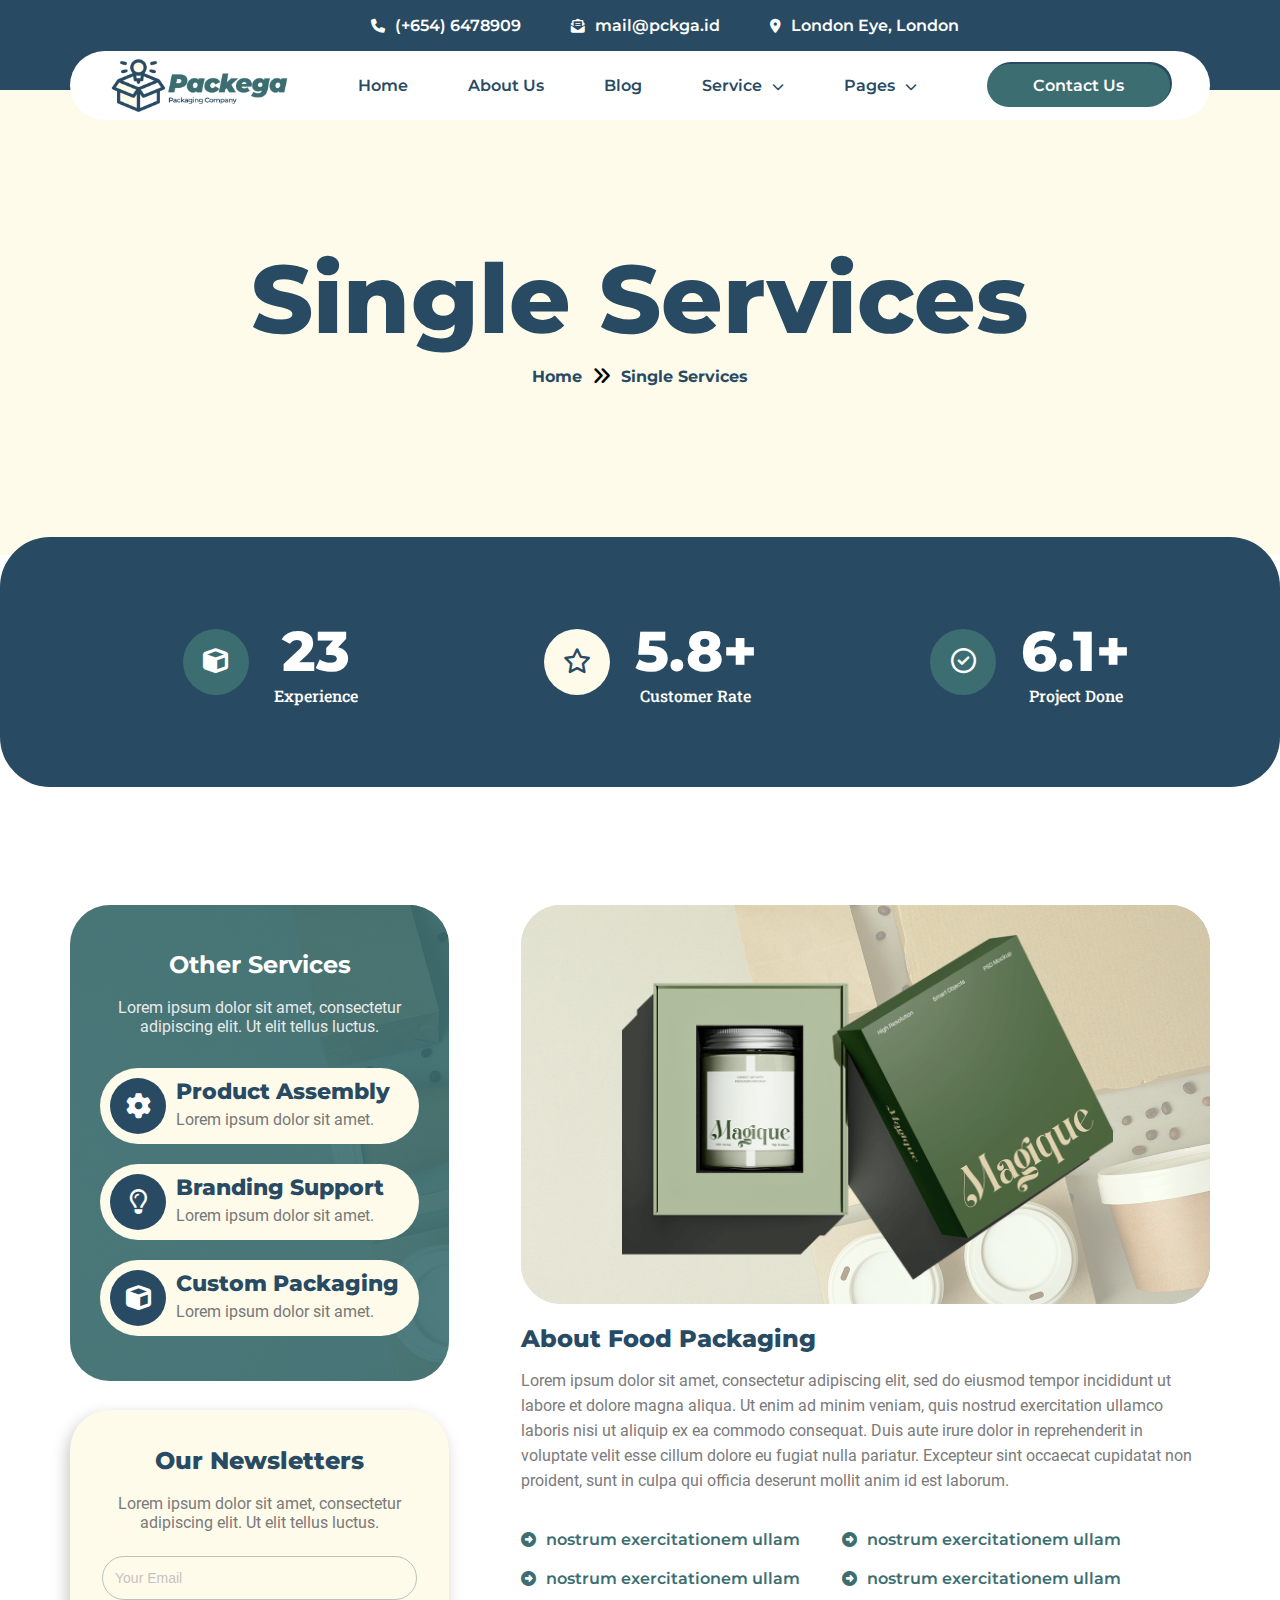
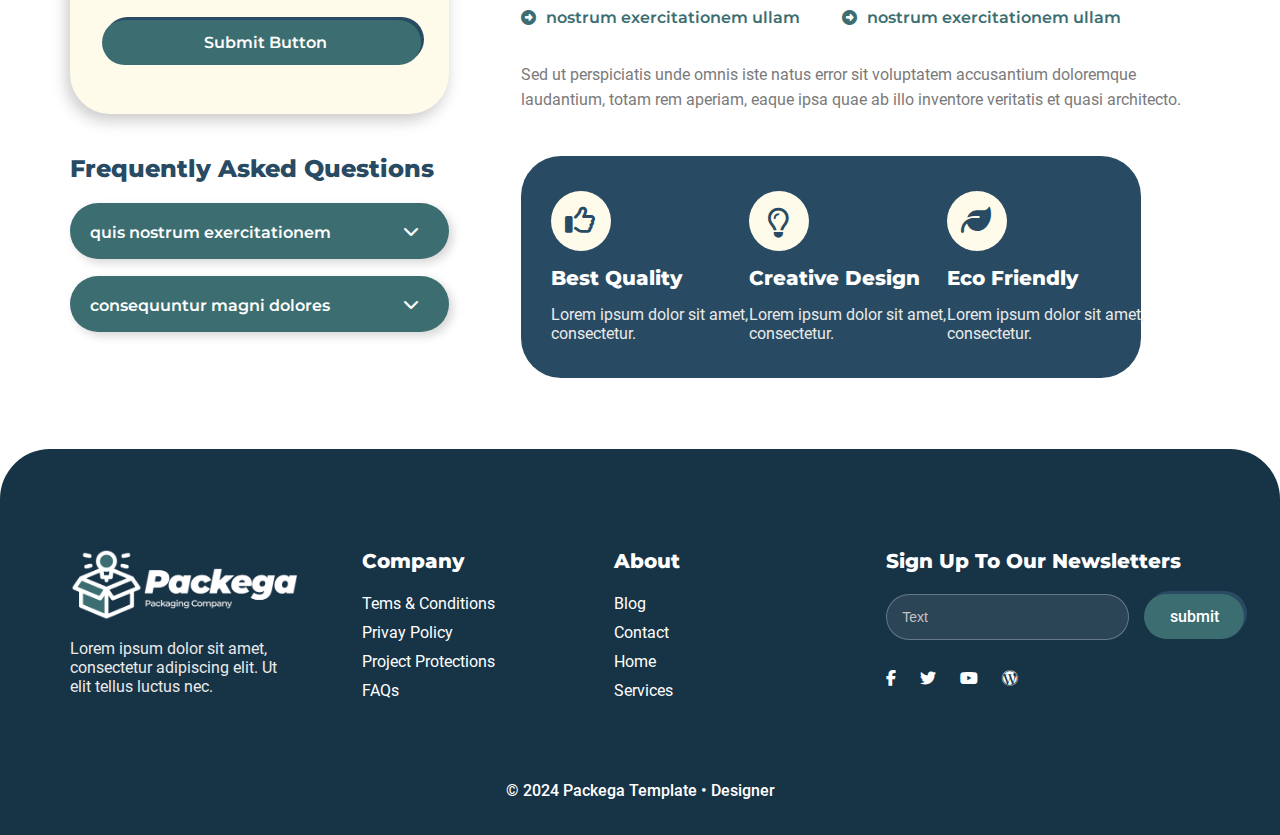
<file: Single-Services.html>
<!DOCTYPE html>
<html lang="en">

<head>
    <meta charset="UTF-8">
    <meta name="viewport" content="width=device-width, initial-scale=1.0">
    <title>single-service</title>
    <!-- icon link -->
    <link rel="stylesheet" href="css/all.min.css">

    <!-- animation link -->
    <link rel="stylesheet" href="css/animate.css">

    <!-- folder link -->
    <link rel="stylesheet" href="css/style.css">

    <!-- owl link -->
    <link rel="stylesheet" href="css/owl.carousel.min.css">
    <link rel="stylesheet" href="css/owl.theme.default.min.css">

    <!-- https://kitpro.site/kit-packega/ -->
</head>

<body>
    <!-- main header start -->
    <header>
        <div class="main-header">
            <div class="container">
                <div class="main-head">
                    <div class="main-content">
                        <i class="fa-solid fa-phone"></i>
                        <p>(+654) 6478909</p>
                    </div>
                    <div class="main-content">
                        <i class="fa-solid fa-envelope-open-text"></i>
                        <p>mail@pckga.id</p>
                    </div>
                    <div class="main-content">
                        <i class="fa-solid fa-location-dot"></i>
                        <p>London Eye, London</p>
                    </div>
                </div>
            </div>
        </div>
    </header>
    <!-- main header End -->

    <!-- sub header start -->
    <header>
        <div class="sub-header">
            <div class="container">
                <div class="sub-head">
                    <img src="image/asset 0.png" alt="">
                    <div class="header-text">
                        <ul class="main">
                            <li><a href="index.html">Home</a></li>
                            <li><a href="about.html">About Us</a></li>
                            <li><a href="blog.html">Blog</a></li>
                            <li><a href="#">Service<i class="fa-solid fa-chevron-down"></i></a>
                                <ul class="sub">
                                    <li><a href="service.html">Servives</a></li>
                                    <li><a href="Single-Services.html">Single Servives</a></li>
                                </ul>
                            </li>
                            <li><a href="">Pages<i class="fa-solid fa-chevron-down"></i></a>
                                <ul class="sub">
                                    <li><a href="pricing.html">Pricing</a></li>
                                    <li><a href="faq.html">FAQs</a></li>
                                    <li><a href="404.html">404</a></li>
                                </ul>
                            </li>
                        </ul>
                    </div>
                    <button href="#">Contact Us</button>
                </div>
            </div>
        </div>
    </header>
    <!-- sub header End -->

    <!-- silder section start -->
    <section>
        <div class="silder-section-service">
            <div class="container">
                <div class="about-silder-text">
                    <h1>Single Services</h1>
                    <div class="about-slid-hading">
                        <h2>Home </h2><i class="fa-solid fa-angles-right"></i>
                        <h3>Single Services</h3>
                    </div>
                </div>
            </div>
        </div>
    </section>
    <!-- silder section End -->

    <!-- conter section start -->
    <section>
        <div class="counter-sect">
            <div class="container">
                <div class="excell-inner-sec">
                    <div class="inner-excell-3">
                        <div class="inner-excell-box-2"><i class="fa-solid fa-cube"></i></div>
                        <h1>23<p>Experience</p>
                        </h1>

                    </div>
                    <div class="inner-excell-3">
                        <div class="inner-excell-box-1-1"><i class="fa-regular fa-star"></i></div>
                        <h1>5.8+<p>Customer Rate</p>
                        </h1>

                    </div>
                    <div class="inner-excell-3">
                        <div class="inner-excell-box-2"><i class="fa-regular fa-circle-check"></i></div>
                        <h1>6.1+<p>Project Done</p>
                        </h1>

                    </div>
                </div>
            </div>
        </div>
    </section>
    <!-- conter section End -->



    <!-- other service start -->
    <section>
        <div class="other-service-1">
            <div class="container">
                <div class="otherservice">
                    <div class="oth-ser">
                        <div class="left-other">
                            <div class="left-overlay">
                                <div class="inner-left-box">
                                    <h1>Other Services</h1>
                                    <p>Lorem ipsum dolor sit amet, consectetur adipiscing elit. Ut elit tellus luctus.
                                    </p>
                                    <div class="round-service">
                                        <div class="round-2">
                                            <i class="fa-solid fa-gear"></i>
                                        </div>
                                        <div class="other-text">
                                            <h2>Product Assembly</h2>
                                            <p>Lorem ipsum dolor sit amet.</p>
                                        </div>
                                    </div>
                                    <div class="round-service">
                                        <div class="round-2">
                                            <i class="fa-regular fa-lightbulb"></i>
                                        </div>
                                        <div class="other-text">
                                            <h2>Branding Support</h2>
                                            <p>Lorem ipsum dolor sit amet.</p>
                                        </div>
                                    </div>
                                    <div class="round-service">
                                        <div class="round-2">
                                            <i class="fa-solid fa-cube"></i>
                                        </div>
                                        <div class="other-text">
                                            <h2>Custom Packaging</h2>
                                            <p>Lorem ipsum dolor sit amet.</p>
                                        </div>
                                    </div>
                                </div>
                            </div>
                        </div>
                        <div class="inner-white-box">
                            <h1>Our Newsletters</h1>
                            <p>Lorem ipsum dolor sit amet, consectetur adipiscing elit. Ut elit tellus luctus.</p>
                            <input type="text" name="" placeholder="Your Email">
                            <button href="#"><a href="">Submit Button</a></button>
                        </div>
                        <div class="inner-second-box">
                            <h2>Frequently Asked Questions</h2>
                            <div class="clients-box-main">
                                <div class="clie-box_1">
                                    <p>quis nostrum exercitationem <i class="fa-solid fa-chevron-down"></i></p>
                                </div>
                                <div class="clie-box_1">
                                    <p>consequuntur magni dolores <i class="fa-solid fa-chevron-down"></i></p>
                                </div>
                            </div>
                        </div>
                    </div>
                    <div class="right-other">
                        <div class="right-overlay">
                            <div class="right-image">
                                <img src="image/book.png" alt="">
                            </div>
                        </div>
                        <h3>About Food Packaging</h3>
                        <p>Lorem ipsum dolor sit amet, consectetur adipiscing elit, sed do eiusmod tempor incididunt ut
                            labore et dolore magna aliqua. Ut enim ad minim veniam, quis nostrud exercitation ullamco
                            laboris nisi ut aliquip ex ea commodo consequat. Duis aute irure dolor in reprehenderit in
                            voluptate velit esse cillum dolore eu fugiat nulla pariatur. Excepteur sint occaecat
                            cupidatat non proident, sunt in culpa qui officia deserunt mollit anim id est laborum.</p>
                        <div class="right-inner_1_box">
                            <div class="right-inner_1">
                                <div class="icon-text-right">
                                    <i class="fa-solid fa-circle-right"></i>
                                    <h2>nostrum exercitationem ullam</h2>
                                </div>
                                <div class="icon-text-right">
                                    <i class="fa-solid fa-circle-right"></i>
                                    <h2>nostrum exercitationem ullam</h2>
                                </div>
                                <div class="icon-text-right">
                                    <i class="fa-solid fa-circle-right"></i>
                                    <h2>nostrum exercitationem ullam</h2>
                                </div>
                            </div>
                            <div class="right-inner_1">
                                <div class="icon-text-right">
                                    <i class="fa-solid fa-circle-right"></i>
                                    <h2>nostrum exercitationem ullam</h2>
                                </div>
                                <div class="icon-text-right">
                                    <i class="fa-solid fa-circle-right"></i>
                                    <h2>nostrum exercitationem ullam</h2>
                                </div>
                                <div class="icon-text-right">
                                    <i class="fa-solid fa-circle-right"></i>
                                    <h2>nostrum exercitationem ullam</h2>
                                </div>
                            </div>
                        </div>
                        <div class="right-pagh">
                            <p>Sed ut perspiciatis unde omnis iste natus error sit voluptatem accusantium doloremque
                                laudantium, totam rem aperiam, eaque ipsa quae ab illo inventore veritatis et quasi
                                architecto.</p>
                        </div>
                        <div class="best-design-box">
                            <div class="best-box">
                                <div class="best-text_1">
                                    <div class="best-round">
                                        <i class="fa-regular fa-thumbs-up"></i>
                                    </div>
                                    <h4>Best Quality</h4>
                                    <span>Lorem ipsum dolor sit amet, consectetur.</span>
                                </div>
                                <div class="best-text_1">
                                    <div class="best-round-1">
                                        <i class="fa-regular fa-lightbulb"></i>
                                    </div>
                                    <h4>Creative Design</h4>
                                    <span>Lorem ipsum dolor sit amet, consectetur.</span>
                                </div>
                                <div class="best-text_1">
                                    <div class="best-round">
                                        <i class="fa-solid fa-leaf"></i>
                                    </div>
                                    <h4>Eco Friendly</h4>
                                    <span>Lorem ipsum dolor sit amet, consectetur.</span>
                                </div>
                            </div>
                        </div>
                    </div>

                </div>
            </div>
        </div>
    </section>
    <!-- other service End -->


    <!-- footer section start -->
    <section>
        <div class="footer-section">
            <div class="container">
                <div class="footer-inner-box">
                    <div class="first-box-footer">
                        <img src="image/asset 20.png" alt="">
                        <p>Lorem ipsum dolor sit amet, consectetur adipiscing elit. Ut <br>elit tellus luctus nec.</p>
                    </div>
                    <div class="second-blog">
                        <h1>Company</h1>
                        <ul class="sec-main">
                            <li>Tems & Conditions</li>
                            <li>Privay Policy</li>
                            <li>Project Protections</li>
                            <li>FAQs</li>
                        </ul>
                    </div>
                    <div class="third-blog">
                        <h1>About</h1>
                        <ul class="sec-main">
                            <li>Blog</li>
                            <li>Contact</li>
                            <li>Home</li>
                            <li>Services</li>
                        </ul>
                    </div>
                    <div class="four-blog">
                        <h1>Sign Up To Our Newsletters
                        </h1>
                        <div class="search">
                            <input type="text" placeholder="Text">
                            <button href="#"><a href="">submit</a></button>
    
                        </div>
                        <div class="last-icon">
                            <i class="fa-brands fa-facebook-f"></i>
                            <i class="fa-brands fa-twitter"></i>
                            <i class="fa-brands fa-youtube"></i>
                            <i class="fa-brands fa-wordpress"></i>
                        </div>
                    </div>
                </div>
                <h3>© 2024 Packega Template • Designer</h3>
            </div>
        </div>
</section>
    <!-- footer section End -->

    <!-- js link -->
    <script src="js/jquery-3.7.1.min.js"></script>
    <!-- owl link -->
    <script src="js/owl.carousel.min.js"></script>
    <!-- animation link -->
    <script src="js/wow.min.js"></script>
    <!-- folder link -->
    <script src="js/scripts.js"></script>

</body>

</html>
</file>
<file: css/style.css>
@import url('https://fonts.googleapis.com/css2?family=Montserrat:ital,wght@0,100..900;1,100..900&display=swap');
@import url('https://fonts.googleapis.com/css2?family=Montserrat:ital,wght@0,100..900;1,100..900&family=Roboto:ital,wght@0,100;0,300;0,400;0,500;0,700;0,900;1,100;1,300;1,400;1,500;1,700;1,900&display=swap');
@import url('https://fonts.googleapis.com/css2?family=Roboto+Slab:wght@100..900&display=swap');

/* montserrat-100 - latin */
@font-face {
    font-display: swap;
    /* Check https://developer.mozilla.org/en-US/docs/Web/CSS/@font-face/font-display for other options. */
    font-family: 'Montserrat';
    font-style: normal;
    font-weight: 100;
    src: url('../fonts/montserrat-v26-latin-100.eot');
    /* IE9 Compat Modes */
    src: url('../fonts/montserrat-v26-latin-100.eot?#iefix') format('embedded-opentype'),
        /* IE6-IE8 */
        url('../fonts/montserrat-v26-latin-100.woff2') format('woff2'),
        /* Chrome 36+, Opera 23+, Firefox 39+, Safari 12+, iOS 10+ */
        url('../fonts/montserrat-v26-latin-100.woff') format('woff'),
        /* Chrome 5+, Firefox 3.6+, IE 9+, Safari 5.1+, iOS 5+ */
        url('../fonts/montserrat-v26-latin-100.ttf') format('truetype'),
        /* Chrome 4+, Firefox 3.5+, IE 9+, Safari 3.1+, iOS 4.2+, Android Browser 2.2+ */
        url('../fonts/montserrat-v26-latin-100.svg#Montserrat') format('svg');
    /* Legacy iOS */
}

/* montserrat-300 - latin */
@font-face {
    font-display: swap;
    /* Check https://developer.mozilla.org/en-US/docs/Web/CSS/@font-face/font-display for other options. */
    font-family: 'Montserrat';
    font-style: normal;
    font-weight: 300;
    src: url('../fonts/montserrat-v26-latin-300.eot');
    /* IE9 Compat Modes */
    src: url('../fonts/montserrat-v26-latin-300.eot?#iefix') format('embedded-opentype'),
        /* IE6-IE8 */
        url('../fonts/montserrat-v26-latin-300.woff2') format('woff2'),
        /* Chrome 36+, Opera 23+, Firefox 39+, Safari 12+, iOS 10+ */
        url('../fonts/montserrat-v26-latin-300.woff') format('woff'),
        /* Chrome 5+, Firefox 3.6+, IE 9+, Safari 5.1+, iOS 5+ */
        url('../fonts/montserrat-v26-latin-300.ttf') format('truetype'),
        /* Chrome 4+, Firefox 3.5+, IE 9+, Safari 3.1+, iOS 4.2+, Android Browser 2.2+ */
        url('../fonts/montserrat-v26-latin-300.svg#Montserrat') format('svg');
    /* Legacy iOS */
}

/* montserrat-regular - latin */
@font-face {
    font-display: swap;
    /* Check https://developer.mozilla.org/en-US/docs/Web/CSS/@font-face/font-display for other options. */
    font-family: 'Montserrat';
    font-style: normal;
    font-weight: 400;
    src: url('../fonts/montserrat-v26-latin-regular.eot');
    /* IE9 Compat Modes */
    src: url('../fonts/montserrat-v26-latin-regular.eot?#iefix') format('embedded-opentype'),
        /* IE6-IE8 */
        url('../fonts/montserrat-v26-latin-regular.woff2') format('woff2'),
        /* Chrome 36+, Opera 23+, Firefox 39+, Safari 12+, iOS 10+ */
        url('../fonts/montserrat-v26-latin-regular.woff') format('woff'),
        /* Chrome 5+, Firefox 3.6+, IE 9+, Safari 5.1+, iOS 5+ */
        url('../fonts/montserrat-v26-latin-regular.ttf') format('truetype'),
        /* Chrome 4+, Firefox 3.5+, IE 9+, Safari 3.1+, iOS 4.2+, Android Browser 2.2+ */
        url('../fonts/montserrat-v26-latin-regular.svg#Montserrat') format('svg');
    /* Legacy iOS */
}

/* montserrat-500 - latin */
@font-face {
    font-display: swap;
    /* Check https://developer.mozilla.org/en-US/docs/Web/CSS/@font-face/font-display for other options. */
    font-family: 'Montserrat';
    font-style: normal;
    font-weight: 500;
    src: url('../fonts/montserrat-v26-latin-500.eot');
    /* IE9 Compat Modes */
    src: url('../fonts/montserrat-v26-latin-500.eot?#iefix') format('embedded-opentype'),
        /* IE6-IE8 */
        url('../fonts/montserrat-v26-latin-500.woff2') format('woff2'),
        /* Chrome 36+, Opera 23+, Firefox 39+, Safari 12+, iOS 10+ */
        url('../fonts/montserrat-v26-latin-500.woff') format('woff'),
        /* Chrome 5+, Firefox 3.6+, IE 9+, Safari 5.1+, iOS 5+ */
        url('../fonts/montserrat-v26-latin-500.ttf') format('truetype'),
        /* Chrome 4+, Firefox 3.5+, IE 9+, Safari 3.1+, iOS 4.2+, Android Browser 2.2+ */
        url('../fonts/montserrat-v26-latin-500.svg#Montserrat') format('svg');
    /* Legacy iOS */
}

/* montserrat-600 - latin */
@font-face {
    font-display: swap;
    /* Check https://developer.mozilla.org/en-US/docs/Web/CSS/@font-face/font-display for other options. */
    font-family: 'Montserrat';
    font-style: normal;
    font-weight: 600;
    src: url('../fonts/montserrat-v26-latin-600.eot');
    /* IE9 Compat Modes */
    src: url('../fonts/montserrat-v26-latin-600.eot?#iefix') format('embedded-opentype'),
        /* IE6-IE8 */
        url('../fonts/montserrat-v26-latin-600.woff2') format('woff2'),
        /* Chrome 36+, Opera 23+, Firefox 39+, Safari 12+, iOS 10+ */
        url('../fonts/montserrat-v26-latin-600.woff') format('woff'),
        /* Chrome 5+, Firefox 3.6+, IE 9+, Safari 5.1+, iOS 5+ */
        url('../fonts/montserrat-v26-latin-600.ttf') format('truetype'),
        /* Chrome 4+, Firefox 3.5+, IE 9+, Safari 3.1+, iOS 4.2+, Android Browser 2.2+ */
        url('../fonts/montserrat-v26-latin-600.svg#Montserrat') format('svg');
    /* Legacy iOS */
}

/* montserrat-700 - latin */
@font-face {
    font-display: swap;
    /* Check https://developer.mozilla.org/en-US/docs/Web/CSS/@font-face/font-display for other options. */
    font-family: 'Montserrat';
    font-style: normal;
    font-weight: 700;
    src: url('../fonts/montserrat-v26-latin-700.eot');
    /* IE9 Compat Modes */
    src: url('../fonts/montserrat-v26-latin-700.eot?#iefix') format('embedded-opentype'),
        /* IE6-IE8 */
        url('../fonts/montserrat-v26-latin-700.woff2') format('woff2'),
        /* Chrome 36+, Opera 23+, Firefox 39+, Safari 12+, iOS 10+ */
        url('../fonts/montserrat-v26-latin-700.woff') format('woff'),
        /* Chrome 5+, Firefox 3.6+, IE 9+, Safari 5.1+, iOS 5+ */
        url('../fonts/montserrat-v26-latin-700.ttf') format('truetype'),
        /* Chrome 4+, Firefox 3.5+, IE 9+, Safari 3.1+, iOS 4.2+, Android Browser 2.2+ */
        url('../fonts/montserrat-v26-latin-700.svg#Montserrat') format('svg');
    /* Legacy iOS */
}

/* montserrat-800 - latin */
@font-face {
    font-display: swap;
    /* Check https://developer.mozilla.org/en-US/docs/Web/CSS/@font-face/font-display for other options. */
    font-family: 'Montserrat';
    font-style: normal;
    font-weight: 800;
    src: url('../fonts/montserrat-v26-latin-800.eot');
    /* IE9 Compat Modes */
    src: url('../fonts/montserrat-v26-latin-800.eot?#iefix') format('embedded-opentype'),
        /* IE6-IE8 */
        url('../fonts/montserrat-v26-latin-800.woff2') format('woff2'),
        /* Chrome 36+, Opera 23+, Firefox 39+, Safari 12+, iOS 10+ */
        url('../fonts/montserrat-v26-latin-800.woff') format('woff'),
        /* Chrome 5+, Firefox 3.6+, IE 9+, Safari 5.1+, iOS 5+ */
        url('../fonts/montserrat-v26-latin-800.ttf') format('truetype'),
        /* Chrome 4+, Firefox 3.5+, IE 9+, Safari 3.1+, iOS 4.2+, Android Browser 2.2+ */
        url('../fonts/montserrat-v26-latin-800.svg#Montserrat') format('svg');
    /* Legacy iOS */
}

/* montserrat-900 - latin */
@font-face {
    font-display: swap;
    /* Check https://developer.mozilla.org/en-US/docs/Web/CSS/@font-face/font-display for other options. */
    font-family: 'Montserrat';
    font-style: normal;
    font-weight: 900;
    src: url('../fonts/montserrat-v26-latin-900.eot');
    /* IE9 Compat Modes */
    src: url('../fonts/montserrat-v26-latin-900.eot?#iefix') format('embedded-opentype'),
        /* IE6-IE8 */
        url('../fonts/montserrat-v26-latin-900.woff2') format('woff2'),
        /* Chrome 36+, Opera 23+, Firefox 39+, Safari 12+, iOS 10+ */
        url('../fonts/montserrat-v26-latin-900.woff') format('woff'),
        /* Chrome 5+, Firefox 3.6+, IE 9+, Safari 5.1+, iOS 5+ */
        url('../fonts/montserrat-v26-latin-900.ttf') format('truetype'),
        /* Chrome 4+, Firefox 3.5+, IE 9+, Safari 3.1+, iOS 4.2+, Android Browser 2.2+ */
        url('../fonts/montserrat-v26-latin-900.svg#Montserrat') format('svg');
    /* Legacy iOS */
}

/* roboto-300 - latin */
@font-face {
    font-display: swap;
    /* Check https://developer.mozilla.org/en-US/docs/Web/CSS/@font-face/font-display for other options. */
    font-family: 'Roboto';
    font-style: normal;
    font-weight: 300;
    src: url('../fonts/roboto-v30-latin-300.eot');
    /* IE9 Compat Modes */
    src: url('../fonts/roboto-v30-latin-300.eot?#iefix') format('embedded-opentype'),
        /* IE6-IE8 */
        url('../fonts/roboto-v30-latin-300.woff2') format('woff2'),
        /* Chrome 36+, Opera 23+, Firefox 39+, Safari 12+, iOS 10+ */
        url('../fonts/roboto-v30-latin-300.woff') format('woff'),
        /* Chrome 5+, Firefox 3.6+, IE 9+, Safari 5.1+, iOS 5+ */
        url('../fonts/roboto-v30-latin-300.ttf') format('truetype'),
        /* Chrome 4+, Firefox 3.5+, IE 9+, Safari 3.1+, iOS 4.2+, Android Browser 2.2+ */
        url('../fonts/roboto-v30-latin-300.svg#Roboto') format('svg');
    /* Legacy iOS */
}

/* roboto-regular - latin */
@font-face {
    font-display: swap;
    /* Check https://developer.mozilla.org/en-US/docs/Web/CSS/@font-face/font-display for other options. */
    font-family: 'Roboto';
    font-style: normal;
    font-weight: 400;
    src: url('../fonts/roboto-v30-latin-regular.eot');
    /* IE9 Compat Modes */
    src: url('../fonts/roboto-v30-latin-regular.eot?#iefix') format('embedded-opentype'),
        /* IE6-IE8 */
        url('../fonts/roboto-v30-latin-regular.woff2') format('woff2'),
        /* Chrome 36+, Opera 23+, Firefox 39+, Safari 12+, iOS 10+ */
        url('../fonts/roboto-v30-latin-regular.woff') format('woff'),
        /* Chrome 5+, Firefox 3.6+, IE 9+, Safari 5.1+, iOS 5+ */
        url('../fonts/roboto-v30-latin-regular.ttf') format('truetype'),
        /* Chrome 4+, Firefox 3.5+, IE 9+, Safari 3.1+, iOS 4.2+, Android Browser 2.2+ */
        url('../fonts/roboto-v30-latin-regular.svg#Roboto') format('svg');
    /* Legacy iOS */
}

/* roboto-500 - latin */
@font-face {
    font-display: swap;
    /* Check https://developer.mozilla.org/en-US/docs/Web/CSS/@font-face/font-display for other options. */
    font-family: 'Roboto';
    font-style: normal;
    font-weight: 500;
    src: url('../fonts/roboto-v30-latin-500.eot');
    /* IE9 Compat Modes */
    src: url('../fonts/roboto-v30-latin-500.eot?#iefix') format('embedded-opentype'),
        /* IE6-IE8 */
        url('../fonts/roboto-v30-latin-500.woff2') format('woff2'),
        /* Chrome 36+, Opera 23+, Firefox 39+, Safari 12+, iOS 10+ */
        url('../fonts/roboto-v30-latin-500.woff') format('woff'),
        /* Chrome 5+, Firefox 3.6+, IE 9+, Safari 5.1+, iOS 5+ */
        url('../fonts/roboto-v30-latin-500.ttf') format('truetype'),
        /* Chrome 4+, Firefox 3.5+, IE 9+, Safari 3.1+, iOS 4.2+, Android Browser 2.2+ */
        url('../fonts/roboto-v30-latin-500.svg#Roboto') format('svg');
    /* Legacy iOS */
}

/* roboto-700 - latin */
@font-face {
    font-display: swap;
    /* Check https://developer.mozilla.org/en-US/docs/Web/CSS/@font-face/font-display for other options. */
    font-family: 'Roboto';
    font-style: normal;
    font-weight: 700;
    src: url('../fonts/roboto-v30-latin-700.eot');
    /* IE9 Compat Modes */
    src: url('../fonts/roboto-v30-latin-700.eot?#iefix') format('embedded-opentype'),
        /* IE6-IE8 */
        url('../fonts/roboto-v30-latin-700.woff2') format('woff2'),
        /* Chrome 36+, Opera 23+, Firefox 39+, Safari 12+, iOS 10+ */
        url('../fonts/roboto-v30-latin-700.woff') format('woff'),
        /* Chrome 5+, Firefox 3.6+, IE 9+, Safari 5.1+, iOS 5+ */
        url('../fonts/roboto-v30-latin-700.ttf') format('truetype'),
        /* Chrome 4+, Firefox 3.5+, IE 9+, Safari 3.1+, iOS 4.2+, Android Browser 2.2+ */
        url('../fonts/roboto-v30-latin-700.svg#Roboto') format('svg');
    /* Legacy iOS */
}

/* roboto-900 - latin */
@font-face {
    font-display: swap;
    /* Check https://developer.mozilla.org/en-US/docs/Web/CSS/@font-face/font-display for other options. */
    font-family: 'Roboto';
    font-style: normal;
    font-weight: 900;
    src: url('../fonts/roboto-v30-latin-900.eot');
    /* IE9 Compat Modes */
    src: url('../fonts/roboto-v30-latin-900.eot?#iefix') format('embedded-opentype'),
        /* IE6-IE8 */
        url('../fonts/roboto-v30-latin-900.woff2') format('woff2'),
        /* Chrome 36+, Opera 23+, Firefox 39+, Safari 12+, iOS 10+ */
        url('../fonts/roboto-v30-latin-900.woff') format('woff'),
        /* Chrome 5+, Firefox 3.6+, IE 9+, Safari 5.1+, iOS 5+ */
        url('../fonts/roboto-v30-latin-900.ttf') format('truetype'),
        /* Chrome 4+, Firefox 3.5+, IE 9+, Safari 3.1+, iOS 4.2+, Android Browser 2.2+ */
        url('../fonts/roboto-v30-latin-900.svg#Roboto') format('svg');
    /* Legacy iOS */
}

/* roboto-slab-200 - latin */
@font-face {
    font-display: swap;
    /* Check https://developer.mozilla.org/en-US/docs/Web/CSS/@font-face/font-display for other options. */
    font-family: 'Roboto Slab';
    font-style: normal;
    font-weight: 200;
    src: url('../fonts/roboto-slab-v34-latin-200.eot');
    /* IE9 Compat Modes */
    src: url('../fonts/roboto-slab-v34-latin-200.eot?#iefix') format('embedded-opentype'),
        /* IE6-IE8 */
        url('../fonts/roboto-slab-v34-latin-200.woff2') format('woff2'),
        /* Chrome 36+, Opera 23+, Firefox 39+, Safari 12+, iOS 10+ */
        url('../fonts/roboto-slab-v34-latin-200.woff') format('woff'),
        /* Chrome 5+, Firefox 3.6+, IE 9+, Safari 5.1+, iOS 5+ */
        url('../fonts/roboto-slab-v34-latin-200.ttf') format('truetype'),
        /* Chrome 4+, Firefox 3.5+, IE 9+, Safari 3.1+, iOS 4.2+, Android Browser 2.2+ */
        url('../fonts/roboto-slab-v34-latin-200.svg#RobotoSlab') format('svg');
    /* Legacy iOS */
}

/* roboto-slab-regular - latin */
@font-face {
    font-display: swap;
    /* Check https://developer.mozilla.org/en-US/docs/Web/CSS/@font-face/font-display for other options. */
    font-family: 'Roboto Slab';
    font-style: normal;
    font-weight: 400;
    src: url('../fonts/roboto-slab-v34-latin-regular.eot');
    /* IE9 Compat Modes */
    src: url('../fonts/roboto-slab-v34-latin-regular.eot?#iefix') format('embedded-opentype'),
        /* IE6-IE8 */
        url('../fonts/roboto-slab-v34-latin-regular.woff2') format('woff2'),
        /* Chrome 36+, Opera 23+, Firefox 39+, Safari 12+, iOS 10+ */
        url('../fonts/roboto-slab-v34-latin-regular.woff') format('woff'),
        /* Chrome 5+, Firefox 3.6+, IE 9+, Safari 5.1+, iOS 5+ */
        url('../fonts/roboto-slab-v34-latin-regular.ttf') format('truetype'),
        /* Chrome 4+, Firefox 3.5+, IE 9+, Safari 3.1+, iOS 4.2+, Android Browser 2.2+ */
        url('../fonts/roboto-slab-v34-latin-regular.svg#RobotoSlab') format('svg');
    /* Legacy iOS */
}

/* roboto-slab-500 - latin */
@font-face {
    font-display: swap;
    /* Check https://developer.mozilla.org/en-US/docs/Web/CSS/@font-face/font-display for other options. */
    font-family: 'Roboto Slab';
    font-style: normal;
    font-weight: 500;
    src: url('../fonts/roboto-slab-v34-latin-500.eot');
    /* IE9 Compat Modes */
    src: url('../fonts/roboto-slab-v34-latin-500.eot?#iefix') format('embedded-opentype'),
        /* IE6-IE8 */
        url('../fonts/roboto-slab-v34-latin-500.woff2') format('woff2'),
        /* Chrome 36+, Opera 23+, Firefox 39+, Safari 12+, iOS 10+ */
        url('../fonts/roboto-slab-v34-latin-500.woff') format('woff'),
        /* Chrome 5+, Firefox 3.6+, IE 9+, Safari 5.1+, iOS 5+ */
        url('../fonts/roboto-slab-v34-latin-500.ttf') format('truetype'),
        /* Chrome 4+, Firefox 3.5+, IE 9+, Safari 3.1+, iOS 4.2+, Android Browser 2.2+ */
        url('../fonts/roboto-slab-v34-latin-500.svg#RobotoSlab') format('svg');
    /* Legacy iOS */
}

/* roboto-slab-600 - latin */
@font-face {
    font-display: swap;
    /* Check https://developer.mozilla.org/en-US/docs/Web/CSS/@font-face/font-display for other options. */
    font-family: 'Roboto Slab';
    font-style: normal;
    font-weight: 600;
    src: url('../fonts/roboto-slab-v34-latin-600.eot');
    /* IE9 Compat Modes */
    src: url('../fonts/roboto-slab-v34-latin-600.eot?#iefix') format('embedded-opentype'),
        /* IE6-IE8 */
        url('../fonts/roboto-slab-v34-latin-600.woff2') format('woff2'),
        /* Chrome 36+, Opera 23+, Firefox 39+, Safari 12+, iOS 10+ */
        url('../fonts/roboto-slab-v34-latin-600.woff') format('woff'),
        /* Chrome 5+, Firefox 3.6+, IE 9+, Safari 5.1+, iOS 5+ */
        url('../fonts/roboto-slab-v34-latin-600.ttf') format('truetype'),
        /* Chrome 4+, Firefox 3.5+, IE 9+, Safari 3.1+, iOS 4.2+, Android Browser 2.2+ */
        url('../fonts/roboto-slab-v34-latin-600.svg#RobotoSlab') format('svg');
    /* Legacy iOS */
}

/* roboto-slab-700 - latin */
@font-face {
    font-display: swap;
    /* Check https://developer.mozilla.org/en-US/docs/Web/CSS/@font-face/font-display for other options. */
    font-family: 'Roboto Slab';
    font-style: normal;
    font-weight: 700;
    src: url('../fonts/roboto-slab-v34-latin-700.eot');
    /* IE9 Compat Modes */
    src: url('../fonts/roboto-slab-v34-latin-700.eot?#iefix') format('embedded-opentype'),
        /* IE6-IE8 */
        url('../fonts/roboto-slab-v34-latin-700.woff2') format('woff2'),
        /* Chrome 36+, Opera 23+, Firefox 39+, Safari 12+, iOS 10+ */
        url('../fonts/roboto-slab-v34-latin-700.woff') format('woff'),
        /* Chrome 5+, Firefox 3.6+, IE 9+, Safari 5.1+, iOS 5+ */
        url('../fonts/roboto-slab-v34-latin-700.ttf') format('truetype'),
        /* Chrome 4+, Firefox 3.5+, IE 9+, Safari 3.1+, iOS 4.2+, Android Browser 2.2+ */
        url('../fonts/roboto-slab-v34-latin-700.svg#RobotoSlab') format('svg');
    /* Legacy iOS */
}

/* roboto-slab-800 - latin */
@font-face {
    font-display: swap;
    /* Check https://developer.mozilla.org/en-US/docs/Web/CSS/@font-face/font-display for other options. */
    font-family: 'Roboto Slab';
    font-style: normal;
    font-weight: 800;
    src: url('../fonts/roboto-slab-v34-latin-800.eot');
    /* IE9 Compat Modes */
    src: url('../fonts/roboto-slab-v34-latin-800.eot?#iefix') format('embedded-opentype'),
        /* IE6-IE8 */
        url('../fonts/roboto-slab-v34-latin-800.woff2') format('woff2'),
        /* Chrome 36+, Opera 23+, Firefox 39+, Safari 12+, iOS 10+ */
        url('../fonts/roboto-slab-v34-latin-800.woff') format('woff'),
        /* Chrome 5+, Firefox 3.6+, IE 9+, Safari 5.1+, iOS 5+ */
        url('../fonts/roboto-slab-v34-latin-800.ttf') format('truetype'),
        /* Chrome 4+, Firefox 3.5+, IE 9+, Safari 3.1+, iOS 4.2+, Android Browser 2.2+ */
        url('../fonts/roboto-slab-v34-latin-800.svg#RobotoSlab') format('svg');
    /* Legacy iOS */
}

/* roboto-slab-900 - latin */
@font-face {
    font-display: swap;
    /* Check https://developer.mozilla.org/en-US/docs/Web/CSS/@font-face/font-display for other options. */
    font-family: 'Roboto Slab';
    font-style: normal;
    font-weight: 900;
    src: url('../fonts/roboto-slab-v34-latin-900.eot');
    /* IE9 Compat Modes */
    src: url('../fonts/roboto-slab-v34-latin-900.eot?#iefix') format('embedded-opentype'),
        /* IE6-IE8 */
        url('../fonts/roboto-slab-v34-latin-900.woff2') format('woff2'),
        /* Chrome 36+, Opera 23+, Firefox 39+, Safari 12+, iOS 10+ */
        url('../fonts/roboto-slab-v34-latin-900.woff') format('woff'),
        /* Chrome 5+, Firefox 3.6+, IE 9+, Safari 5.1+, iOS 5+ */
        url('../fonts/roboto-slab-v34-latin-900.ttf') format('truetype'),
        /* Chrome 4+, Firefox 3.5+, IE 9+, Safari 3.1+, iOS 4.2+, Android Browser 2.2+ */
        url('../fonts/roboto-slab-v34-latin-900.svg#RobotoSlab') format('svg');
    /* Legacy iOS */
}

* {
    margin: 0;
    padding: 0;
    box-sizing: border-box;
}

:root {
    --sceencolor: #FEFBEA;
    --maincolor: #284B63;
    --secondcolor: #3C6E71;
    --darkcolor: #173346;
    --montserrat: "Montserrat", sans-serif;
    --roboto: "Roboto", sans-serif;
    --robotoslab: "Roboto Slab", serif;
}

a {
    text-decoration: none;
}

ul {
    list-style: none;
}

.container {
    width: 1140px;
    margin-left: auto;
    margin-right: auto;
}

/* loader start */
.loader {
    position: fixed;
    top: 0;
    left: 0;
    height: 100%;
    width: 100%;
    display: flex;
    align-items: center;
    justify-content: center;
    z-index: 9999;
    background-color: #fff;
    animation: loader infinite;
}

.loader img {
    width: 80px;
}

/* loader End */


/* main header start */
.main-header {
    background-color: var(--maincolor);
    color: #fff;
    padding-top: 16px;
    padding-bottom: 55px;
    text-align: center;
}

.main-content {
    display: flex;
    align-items: center;
    justify-content: center;
    margin-left: 50px;
}

.main-content i {
    font-size: 14px;
}

.main-head {
    display: flex;
    justify-content: center;
}

.main-content p {
    font-family: var(--montserrat);
    font-size: 16px;
    font-weight: 600;
    padding-left: 10px;
}

/* main header End */

/* sub header start */
.sub-header {
    position: relative;
    font-family: var(--montserrat);
}

.sub-head {
    background-color: #ffffff;
    width: 1140px;
    position: absolute;
    top: -39px;
    /* padding: 15px 0; */
    color: var(--maincolor);
    border-radius: 50px;
    padding: 0 40px;
    /* padding-left: 40px; */
    display: flex;
    justify-content: space-between;
    align-items: center;
}

.sub-head img {
    width: 178px;
    height: 55px;
    object-fit: cover;
}

.main {
    display: flex;
}
.main > li{
    padding: 25px 30px 25px 30px;
    align-items: center;
}
.main li a {
    /* padding-top: 15px; */
    /* padding-bottom: 15px; */
    font-size: 16px;
    color: var(--maincolor);
    font-weight: 600;
}

.sub-head button {
    width: 183px;
    height: 43px;
    background-color: var(--secondcolor);
    border-radius: 50px;
    color: #fff;
    outline: none;
    border: none;
    font-size: 16px;
    font-weight: 600;
    font-family: var(--montserrat);
    box-shadow: 2px -2px 0px 0px #284B63;
}

.sub {
    box-shadow: 0 4px 10px -2px rgba(0, 0, 0, 0.1);
    background-color: #fff;
    position: absolute;
    top: 100%;
    border-radius: 30px 30px 30px 30px;
    width: 220px;
    opacity: 0;
    z-index: 10;
}

.main li:hover .sub {
    opacity: 1;
}

.sub li {
    padding-top: 15px;
    padding-bottom: 15px;
    color: var(--maincolor);
    margin: 10px;

    &:hover {
        background-color: var(--maincolor);
        border-radius: 30px;
        color: #fff;
    }
}

.main  > li > a > i {
    font-size: 12px;
    padding-left: 10px;
}

.sub li  a {
    padding-left: 41px;
    padding-right: 35px;
}
.sub li:hover a{
    color: #fff;
}

/* sub header End */

/* silder section start */
.silder-section {
    height: 641px;
    padding-top: 200px;
    padding-bottom: 52px;
    background-color: transparent;
    background-image: linear-gradient(90deg, var(--sceencolor) 83%, var(--secondcolor) 10%);
}

.silder-inner {
    display: grid;
    grid-template-columns: repeat(2, 1fr);

}

.left-text {
    position: relative;
}

.left-text h2 {
    font-size: 72px;
    color: var(--maincolor);
    font-weight: 800;
    line-height: 75px;
    margin-bottom: 25px;
    font-family: var(--montserrat);
}

.left-text h2 span {
    color: var(--secondcolor);
    font-size: 87px;
}

.left-text p {
    color: #7a7a7a;
    font-size: 16px;
    font-family: var(--roboto);
    line-height: 26px;
    margin-bottom: 30px;
}

.left-text button {
    width: 215px;
    height: 59px;
    background-color: var(--secondcolor);
    border-radius: 50px;
    color: #fff;
    outline: none;
    border: none;
    font-size: 16px;
    font-weight: 600;
    font-family: var(--montserrat);
    box-shadow: 3px -3px 0px 0px #284B63;
    margin-right: 25px;
    transform: scale(1);

    &:hover {
        transform: scale(1.1);
        transition: .3s;
    }
}

.left-text button a {
    color: #fff;
    padding-left: 8px;
}

.left-text i {
    font-size: 15px;

}

/* .left-text button  i{
    color: var(--maincolor);
    text-align: center;
    font-size: 12px;
    width: 15px;
    height: 15px;
    background-color: #fff;
    border-radius: 50px;
    margin-right: 5px;
    padding-top: 1.5px;
    margin-left: 10px;
} */
.right-text {
    margin-left: 132px;
    position: relative;
}

.right-text img {
    width: 435px;
    height: 384px;
    transform: rotate(22deg);
}

.right-text .second-image {
    width: 309px;
    transform: rotate(0deg);
    height: 440px;
    position: absolute;
    top: -32%;
    left: 14%;
}

/* silder section End */
/* -- about silder section start */
.silder-section-about,
.silder-section-service,.silder-section-404 {
    background-color: var(--sceencolor);
    height: 465px;
    padding-top: 150px;
    padding-bottom: 52px;
    text-align: center;
}
.silder-section-404{
    padding-top: 50px;
    height: 720px;
}
.image404 img{
    width: 239px;
    height: 238px;
    object-fit: cover;
}
.text-404 h2{
    font-size: 48px;
    font-family: var(--montserrat);
    font-weight: 800;
    color: var(--maincolor);
    margin-bottom: 20px;
}
.text-404 p{
    font-size: 16px;
    font-family: var(--roboto);
    color: #7a7a7a;
}
.text-404 button,.text1-404 button{
    width: 218px;
    height: 59px;
    background-color: var(--maincolor);
    border-radius: 50px;
    color: #fff;
    outline: none;
    border: none;
    font-size: 16px;
    font-weight: 600;
    font-family: var(--montserrat);
    box-shadow: 3px -3px 0px 0px #224649;
    margin-right: 25px;
    transform: scale(1);
    margin-top: 40px;

    &:hover {
        transform: scale(1.1);
        transition: .3s;
    }
}
.text1-404 button{
    background-color: var(--darkcolor) !important;
    width: 153px !important; 
}
.text-404 button ,.text1-404 button   {
    background-color: var(--secondcolor);
    box-shadow: 3px -3px 0px 0px var(--maincolor);

}

.btn-text{
    display: flex;
    justify-content: center;

}
.text-404 button a,.text1-404 button a{
    color: #fff;
    padding-left: 8px;
}
.silder-section-service {
    border-radius: 0;
}

.about-silder-text {
    align-items: center;
}
.about-silder-text-1{
    display: grid;
    grid-template-columns: repeat(3,1fr);
    align-items: center;
    text-align: center;
}
.first-1 h1,.first-2 h1{
    font-size: 272px;
    font-family: var(--montserrat);
    color: var(--maincolor);
    text-align: right;
}
.first-2 h1{
    text-align: left;
}
.about-silder-text h1 {
    font-size: 96px;
    color: var(--maincolor);
    font-family: var(--montserrat);
    font-weight: 800;
    margin-bottom: 10px;
}

.about-slid-hading {
    display: flex;
    justify-content: center;
}

.about-slid-hading h2,
.about-slid-hading h3 {
    font-size: 16px;
    font-family: var(--montserrat);
    color: var(--maincolor);
    align-items: center;
    cursor: pointer;

    &:hover {
        transform: scale(1.1);
        transition: .3s;
    }
}

.about-silder-text i {
    color: #000;
    padding-left: 10px;
    padding-right: 10px;
    font-size: 19px;

}

/* -- about silder section End */

/* Excellence section start*/
.Excellence-section {
    background-color: var(--maincolor);
    height: 476px;
    border-radius: 50px;
    position: relative;
    top: -44px;
}

.excell-section {
    padding: 130px 0;
    display: grid;
    grid-template-columns: repeat(2, 1fr);
}

.left-excell {
    display: flex;
}

.left-box,
.left-box-1 {
    width: 230px;
    height: 216px;
    background-color: #173346;
    border-radius: 30px;
    padding: 35px;
    text-align: center;
    margin-left: 20px;
}

.left-box-1 {
    background-color: var(--secondcolor);
}

.left-box h4,
.left-box-1 h4 {
    color: #fff;
    font-family: var(--montserrat);
    font-size: 22px;
    padding-top: 30px;
    margin-bottom: 20px;
}

.left-box p,
.left-box-1 p {
    color: #fff;
    font-size: 16px;
    font-family: var(--roboto);
    line-height: 24px;
}

.round-excell,
.round-excell-1 {
    width: 100px;
    height: 100px;
    background-color: var(--secondcolor);
    border-radius: 50px;
    position: absolute;
    top: 16%;
    left: 274px;
    transform: scale(1);

    &:hover {
        transform: scale(1.1);
        transition: .3s;
    }
}

.round-excell-1 {
    left: 523px;
    background-color: #173346;
}

.round-excell i,
.round-excell-1 i {
    color: #fff;
    font-size: 40px;
    position: absolute;
    top: 29px;
    left: 23px;
}

.round-excell-1 i {
    top: 29px;
    left: 29px;

}

.right-excell h2 {
    color: #fff;
    font-size: 48px;
    font-weight: 800;
    font-family: var(--montserrat);
    margin-bottom: 20px;
}

.right-excell p {
    font-size: 16px;
    color: #eaeaea;
    margin-bottom: 10px;
    font-family: var(--roboto);
}

.right-excell img {
    width: 90px;
    margin-top: 20px;
}

.excell-sildedr h1 {
    color: #fff;
    font-size: 19px;
    font-family: var(--montserrat);
    margin-top: 23px;
}

.ex-section-image {
    display: flex;
    align-items: center;
}

.ex-section-image img {
    padding-left: 30px;
    width: 130px;
}

/* Excellence section End*/

/* excell inner section start*/
.excell-inner-section {
    padding: 60px 0;
}

.excell-inner-sec,.excell-inner-sec-1 {
    display: grid;
    grid-template-columns: repeat(3, 1fr);
    text-align: center;
    justify-items: center;
}
.excell-inner-sec-1{
    grid-template-columns: repeat(4, 1fr);

}
.inner-excell,
.inner-excell-1,
.inner-excell-3 {
    text-align: center;
    display: flex;
    position: relative;
    align-items: center;
}

.inner-excell-box,
.inner-excell-box-1,
.inner-excell-box-2,
.inner-excell-box-1-1 {
    width: 66px;
    height: 66px;
    background-color: var(--secondcolor);
    border-radius: 50px;
    justify-content: center;
    margin-right: 25px;
    transform: scale(1);

    &:hover {
        transform: scale(1.1);
        transition: .3s;
    }

}

.inner-excell-box-1 {
    background-color: var(--maincolor);

}

.inner-excell-box-1-1 {
    background-color: var(--sceencolor);
}

.inner-excell-box i,
.inner-excell-box-1 i,
.inner-excell-box-2 i,
.inner-excell-box-1-1 i {
    color: #fff;
    padding-top: 20px;
    font-size: 25px;

}

.inner-excell-box-1-1 i {
    color: var(--maincolor);
}

.inner-excell h1,
.inner-excell-1 h1,
.inner-excell-3 h1 {
    font-size: 56px;
    color: var(--maincolor);
    font-family: var(--montserrat);
    font-weight: 800;
}

.inner-excell-3 h1 {
    color: #fff;
}

.inner-excell-1 h1 {
    color: var(--secondcolor);
}

.inner-excell h1 p,
.inner-excell-1 h1 p,
.inner-excell-3 h1 p {
    font-size: 16px;
    color: #7a7a7a;
    font-family: var(--robotoslab);
    font-weight: 500;
}

.inner-excell-3 h1 p {
    color: #fff;
}

.excell-inner-section img {
    width: 90px;
    margin-top: 55px;

}

/* excell inner section End*/

/* choose sction start */
.choose-section {
    padding: 80px 0;
    height: 547px;
    background-color: #ffffff;
    border-radius: 50px;
    position: relative;
    top: 40px;
    z-index: 1;
}

.choose-inner-section {
    display: grid;
    grid-template-columns: repeat(3, 1fr);
}

.first-choose h1 {
    font-size: 48px;
    color: var(--maincolor);
    font-family: var(--montserrat);
    font-weight: 800;
    margin-bottom: 10px;
}

.first-choose p {
    font-size: 16px;
    color: #7a7a7a;
    font-family: var(--roboto);
    line-height: 24px;
    margin-bottom: 30px;
}

.first-choose button {
    width: 215px;
    height: 59px;
    background-color: var(--secondcolor);
    border-radius: 50px;
    color: #fff;
    outline: none;
    border: none;
    font-size: 16px;
    font-weight: 600;
    font-family: var(--montserrat);
    box-shadow: 3px -3px 0px 0px #284B63;
    margin-right: 25px;
    transform: scale(1);

    &:hover {
        transform: scale(1.1);
        transition: .3s;
    }
}

.first-choose button a {
    color: #fff;
    padding-left: 8px;
}

.first-choose i {
    font-size: 15px;
}

.second-section {
    position: relative;
}

.second-inner-box {
    width: 470px;
    height: 331px;
    background-color: var(--secondcolor);
    border-radius: 30px;
}

.second-inner-box img {
    width: 530px;
    position: absolute;
    top: -113px;
    left: -36px;
    object-fit: cover;
}

.third-scetion {
    margin-left: 25px;
    position: relative;
}

.third-box,
.third-box-1,
.third-box-2 {
    width: 341px;
    height: 89px;
    background-color: var(--maincolor);
    border-radius: 50px;
    padding: 10px;
    margin-bottom: 30px;
}

.third-box-1 {
    background-color: #3C6E71;
}

.third-box-2 {
    background-color: #FEFBEA;
    border-style: solid;
    border-width: 1px 1px 1px 1px;
    border-color: #284B6329;
    box-shadow: 10px 10px 20px 4px rgba(0, 0, 0, 0.14);
}

.third-box-about,
.third-box-about-2 {
    background-color: #FEFBEA;
    width: 311px;
    height: 89px;
    border-radius: 50px;
    padding: 10px;
    margin-top: 57px;
    border-style: solid;
    border-width: 1px 1px 1px 1px;
    border-color: #284B6329;
    margin-right: 25px;
    box-shadow: 10px 10px 20px 4px rgba(0, 0, 0, 0.14);
}

.third-box-about-2 {
    background-color: var(--maincolor);
}

.round-third,
.round-third-1,
.round-third-2 {
    width: 66px;
    height: 66px;
    background-color: var(--secondcolor);
    border-radius: 50px;
    transform: scale(1);

    &:hover {
        transform: scale(1.1);
        transition: .3s;
    }
}

.round-third-about,
.round-third-about-2 {
    width: 66px;
    height: 66px;
    background-color: var(--maincolor);
    border-radius: 50px;
    transform: scale(1);

    &:hover {
        transform: scale(1.1);
        transition: .3s;
    }
}

.round-third-about-2 {
    background-color: var(--sceencolor);
}

.third-content {
    display: flex;
}

.round-third-1 {
    background-color: var(--maincolor);
}

.main-third,
.main-third-1,
.main-third-2 {
    display: flex;
}

.main-third-about,
.main-third-about-2 {
    display: flex;
}

.round-third i,
.round-third-1 i,
.round-third-2 i {
    color: #fff;
    font-size: 30px;
    position: absolute;
    top: 17px;
    left: 19px;
}

.round-third-about i,
.round-third-about-2 i {
    color: #fff;
    font-size: 30px;
    position: absolute;
    top: 18px;
    left: 17px;
}

.round-third-about-2 i {
    color: var(--maincolor);
}

.main-third h1,
.main-third-1 h1,
.main-third-2 h1 {
    color: #fff;
    font-size: 24px;
    font-family: var(--montserrat);
    margin-left: 15px;
    margin-top: 8px;
}

.main-third-about h2,
.main-third-about-2 h2 {
    color: var(--maincolor);
    font-size: 24px;
    font-family: var(--montserrat);
    margin-left: 15px;
    margin-top: 8px;
    font-weight: 800;
}

.main-third-about-2 h2 {
    color: #fff;
}

.main-third-2 h1 {
    color: var(--maincolor);
}

.main-third h1 p,
.main-third-1 h1 p,
.main-third-2 h1 p {
    font-size: 16px;
    color: #eaeaea;
    font-family: var(--roboto);
    font-weight: 400;
    margin-top: 6px;
}

.main-third-about h2 p,
.main-third-about-2 h2 p {
    font-size: 16px;
    color: #7a7a7a;
    font-family: var(--roboto);
    font-weight: 400;
    margin-top: 6px;
}

.main-third-about-2 h2 p {
    color: #fff;
}

.main-third-2 h1 p {
    color: #7a7a7a;
}

/* choose sction End */

/* excell-printing section start */
.excell-printing,
.excell-printing-1 {
    padding-top: 150px;
    padding-bottom: 80px;
    background-color: var(--maincolor);
    position: relative;
    height: 746px;
    text-align: center;
    border-radius: 0px 0px 30px 30px;
}

.excell-printing-1 {
    position: relative;
    top: -46px;
    /* z-index: -1; */
    padding-top: 100px;
    height: 595px;
    border-radius: 50px 50px 0 0;
}

.excell-hading h1 {
    font-size: 48px;
    color: #fff;
    font-weight: 800;
    font-family: var(--montserrat);
    margin-bottom: 10px;
}

.excell-hading p {
    font-size: 16px;
    font-family: var(--roboto);
    color: #eaeaea;
    line-height: 25px;
}

.exc-inner-box {
    display: grid;
    grid-template-columns: repeat(4, 1fr);
    margin-top: 25px;
}

.ecx-box,
.ecx-box-2,
.ecx-box-3,
.ecx-box-4 {
    width: 260px;
    height: 345px;
    background-color: #FEFBEA;
    border-radius: 50px;
    padding: 25px;
    text-align: left;
    position: relative;
}

.ecx-box-2 {
    background-color: var(--secondcolor);
}

.ecx-box-3 {
    background-color: var(--darkcolor);
}

.ecx-box-4 {
    background-color: #647D8E;
}

.ecx-round,
.ecx-round-2,
.ecx-round-3,
.ecx-round-4 {
    width: 100px;
    height: 100px;
    background-color: var(--darkcolor);
    border-radius: 50px;
    margin-bottom: 20px;
    transform: scale(1);

    &:hover {
        transform: scale(1.1);
        transition: .3s;
    }
}

.ecx-round-2 {
    background-color: #FEFBEA;
}

.ecx-round-3 {
    background-color: var(--secondcolor);
}

.ecx-round-4 {
    background-color: var(--darkcolor);
}

.ecx-round i,
.ecx-round-2 i,
.ecx-round-3 i,
.ecx-round-4 i {
    position: absolute;
    font-size: 42px;
    top: 31px;
    left: 29px;
    color: #fff
}

.ecx-round-2 i {
    color: var(--secondcolor);
}

.ecx-round-3 i {
    left: 34px;
}

.ecx-box h2,
.ecx-box-2 h2,
.ecx-box-3 h2,
.ecx-box-4 h2 {
    font-size: 20px;
    color: var(--maincolor);
    font-family: var(--montserrat);
    font-weight: 800;
    margin-bottom: 18px;
}

.ecx-box-2 h2 {
    color: #fff;
}

.ecx-box-3 h2 {
    color: #fff;
}

.ecx-box-4 h2 {
    color: #fff;
}

.ecx-box p,
.ecx-box-2 p,
.ecx-box-3 p,
.ecx-box-4 p {
    font-size: 16px;
    color: #7a7a7a;
    font-family: var(--roboto);
    margin-bottom: 23px;
}

.ecx-box-2 p {
    color: #fff;
}

.ecx-box-3 p {
    color: #fff;
}

.ecx-box-4 p {
    color: #fff;
}

.inner-ex-icon,
.inner-ex-icon-2,
.inner-ex-icon-3,
.inner-ex-icon-4 {
    display: flex;
    text-align: center;
    align-items: center;
    transform: scale(1);
    cursor: pointer;

    &:hover {
        transform: scale(1.1);
        transition: .3s;
    }
}

.inner-ex-icon i,
.inner-ex-icon-2 i,
.inner-ex-icon-3 i,
.inner-ex-icon-4 i {
    width: 15px;
    height: 15px;
    color: #fff;
}

.inner-ex-icon i {
    color: var(--maincolor);
}

.inner-ex-icon span,
.inner-ex-icon-2 span,
.inner-ex-icon-3 span,
.inner-ex-icon-4 span {
    font-size: 16px;
    color: var(--maincolor);
    font-family: var(--montserrat);
    font-weight: 600;
    padding-left: 8px;
}

.inner-ex-icon-2 span {
    color: #fff;
}

.inner-ex-icon-3 span {
    color: #fff;
}

.inner-ex-icon-4 span {
    color: #fff;
}

/* excell-printing section End */

/* our printing section start */
.our-printing-section {
    padding: 90px 0;

}

.our-printing-section-1 {
    padding-top: 90px;
    padding-bottom: 10px;
    position: relative;
    top: -186px;
}

.our-pri-inner {
    display: grid;
    grid-template-columns: repeat(3, 1fr);
    gap: 10px;
}

.first-box,
.first-box-1 {
    margin-top: 70px;
}

.first-box-1 {
    margin-left: 20px;
}

.first-box h1,
.first-box-1 h1 {
    font-size: 48px;
    color: var(--maincolor);
    font-family: var(--montserrat);
    font-weight: 800;
    margin-bottom: 20px;
}

.first-box p,
.first-box-1 p {
    font-size: 16px;
    color: #7a7a7a;
    font-family: var(--roboto);
    line-height: 24px;
    margin-bottom: 23px;
}

.list-icon {
    display: flex;
    align-items: center;
    margin-bottom: 13px;
}

.list-icon i {
    color: var(--secondcolor);
    font-size: 14px;
    padding-right: 10px;
}

.list-icon span {
    font-size: 16px;
    color: #7a7a7a;
    font-family: var(--roboto);
}

.first-box button,
.first-box-1 button {
    width: 215px;
    height: 59px;
    background-color: var(--secondcolor);
    border-radius: 50px;
    color: #fff;
    outline: none;
    border: none;
    font-size: 16px;
    font-weight: 600;
    font-family: var(--montserrat);
    box-shadow: 3px -3px 0px 0px #284B63;
    margin-right: 25px;
    transform: scale(1);
    margin-top: 25px;

    &:hover {
        transform: scale(1.1);
        transition: .3s;
    }
}

.first-box button a,
.first-box-1 button a {
    color: #fff;
    padding-left: 8px;
}

.second-our-box,
.second-our-box-1,
.second-our-box-4 {
    width: 369px;
    height: 519px;
    border: 1px solid #284B6352;
    border-radius: 30px;
    padding: 10px;
}

.our-innr-box,
.our-innr-box-1,
.our-innr-box-2 {
    width: 346px;
    height: 226px;
    background-color: var(--secondcolor);
    border-radius: 30px;
    padding: 25px;
}

.our-innr-box-2 {
    background-color: var(--sceencolor);
    box-shadow: 0px 7px 10px 0px rgba(87.99624481201172, 87.99624481201172, 87.99624481201172, 0.2);
}

.our-innr-box-1 {
    background-color: var(--maincolor);
}

.baiscplan,
.baiscplan-2 {
    display: flex;
    position: relative;
    margin-top: 14px;
    justify-content: space-between;
}

.baiscplan,
.baiscplan-2 i {
    font-size: 37px;
    color: #fff;

}

.baiscplan-2 i {
    color: var(--maincolor);
}

.basic-box,
.basic-box-1,
.basic-box-2 {
    width: 164px;
    height: 38px;
    background-color: #86A5A7;
    border-radius: 50px;
    color: #fff;
    font-size: 24px;
    font-family: var(--montserrat);
    font-weight: 800;
    text-align: center;
    padding-top: 5px;
}

.basic-box-2 {
    background-color: #DBE2D4;
    color: var(--maincolor);
}

.basic-box-1 {
    background-color: #7A8F9E;
    width: 213px;
}

.baiscplan1,
.baiscplan1-1 {
    display: flex;
    position: relative;
    margin-top: 14px;
}

.baiscplan1 h1,
.baiscplan1-1 h1 {
    font-size: 51px;
    color: #fff;
    font-family: var(--montserrat);
    font-weight: 800;
}

.baiscplan1-1 h1 {
    color: var(--maincolor);
}

.baiscplan1 h2,
.baiscplan1-1 h2 {
    font-size: 16px;
    color: #eaeaea;
    font-family: var(--roboto);
    position: absolute;
    top: 32px;
    left: 110px;
    font-weight: 400;
}

.baiscplan1-1 h2 {
    color: #7a7a7a;
}

.our-innr-box p,
.our-innr-box-1 p,
.our-innr-box-2 p {
    font-size: 16px;
    font-family: var(--roboto);
    color: #eaeaea;
    line-height: 22px;
    margin-top: 5px;
}

.our-innr-box-2 p {
    color: #7a7a7a;
}

.text-our-sec,
.text-our-sec-1 {
    padding-top: 25px;
    text-align: center;
}

.text-our-sec,
.text-our-sec-1 {
    position: relative;
    margin-top: 10px;
}

.text-our-sec h1,
.text-our-sec-1 h1 {
    font-size: 16px;
    color: #7a7a7a;
    font-family: var(--roboto);
    font-weight: 400;
}

.text-our-sec::after {
    content: '';
    width: 227px;
    height: 0.5px;
    background-color: #284B6352;
    position: absolute;
    top: 136%;
    left: 61px;
}

.second-our-box button,
.second-our-box-1 button,
.second-our-box-4 button {
    width: 308px;
    height: 56px;
    background-color: var(--secondcolor);
    border-radius: 50px;
    color: #fff;
    outline: none;
    border: none;
    font-size: 16px;
    font-weight: 600;
    font-family: var(--montserrat);
    box-shadow: 3px -3px 0px 0px #284B63;
    /* margin-right: 25px; */
    transform: scale(1);
    margin-top: 30px;
    margin-left: 16px;

    &:hover {
        transform: scale(1.1);
        transition: .3s;
    }
}

.second-our-box-4 button {
    background-color: var(--sceencolor);
}

.second-our-box-1 button {
    background-color: var(--maincolor);
    box-shadow: 3px -3px 0px 0px var(--secondcolor);
}

.second-our-box button a,
.second-our-box-1 button a,
.second-our-box-4 button a {
    color: #fff;
    padding-left: 8px;
}

.second-our-box-4 button a {
    color: var(--maincolor);
}

/* our printing section end */

/* customer-section start */
.customer-section,
.customer-section-1 {
    background-image: url(../image/asset\ 21.jpeg);
    height: 674px;
    background-attachment: fixed;
    background-size: cover;
    position: relative;
    border-radius: 50px;
    z-index: 1;
    padding: 80px 0;
    text-align: center;
}

.customer-section-1 {
    position: relative;
    top: -78px;
}

.customer-section::after,
.customer-section-about::after,
.customer-section-1::after {
    content: '';
    width: 100%;
    height: 674px;
    position: absolute;
    top: 0;
    left: 0;
    background-color: rgb(72, 117, 119, 0.9);
    border-radius: 50px;
    z-index: -1;
}

.customer-section-about::after {
    height: 570px;
    border-radius: 50px 50px 0 0;
}

.customer-text h1 {
    font-size: 48px;
    color: #fff;
    font-family: var(--montserrat);
    font-weight: 800;
}

.customer-innr,
.customer-innr-about {
    display: grid;
    grid-template-columns: repeat(3, 1fr);
    gap: 15px;
    margin-top: 30px;
    z-index: 10;
}

.customer-innr-about {
    margin-top: 0;
}

.customer-inner-boxing {
    width: 370px;
    height: 258px;
    background-color: #FEFBEA;
    border-radius: 30px;
    padding: 35px;
    position: relative;
}

.customer-inner-boxing i {
    font-size: 55px;
    color: var(--maincolor);
    margin-bottom: 25px;
}

.customer-inner-boxing p {
    font-size: 16px;
    font-family: var(--roboto);
    color: rgba(0, 0, 0, .5);
    line-height: 27px;
}

.customer-inner-boxing img {
    width: 70px;
    height: 70px;
    border-radius: 50px;
    position: absolute;
    top: 222px;
    left: 151px;
}

.customer-inner-boxing h2 {
    font-size: 16px;
    color: #fff;
    font-family: var(--roboto);
    position: absolute;
    top: 120%;
    left: 142px;
}

/* customer-section end */
/*-- customer section about start-- */
.customer-section-about {
    background-image: url(../image/last.jpg);
    height: 570px;
    background-attachment: fixed;
    background-size: cover;
    position: relative;
    border-radius: 50px;
    z-index: 1;
    padding: 80px 0;
    text-align: center;
}

.customer-innr-about {
    display: grid;
    grid-template-columns: repeat(2, 1fr);
    text-align: left;
    /* width: 101%; */
}

.customer-image img {
    width: 416px;
    height: 490px;
    object-fit: cover;
}

.right-cust-about h1 {
    font-size: 46px;
    font-family: var(--montserrat);
    color: #fff;
    font-weight: 800;
    margin-bottom: 20px;
}

.right-cust-about p {
    font-size: 16px;
    font-family: var(--roboto);
    color: #eaeaea;
    line-height: 25px;
}

/*-- customer section about End-- */

/* custome-design section start  */
.custome-design,
.custome-design-1 {
    height: 895px;
    background-image: linear-gradient(270deg, var(--sceencolor) 83%, var(--maincolor) 0%);
    position: relative;
    top: -41px;
    padding: 100px 0;
    /* z-index: -10; */
}

.custome-design-1 {
    top: -93px;
    /* z-index: -10; */
    padding: 140px 0;
    border-radius: 50px 50px 0 0;
    background-image: linear-gradient(270deg, var(--sceencolor) 83%, var(--secondcolor) 0%);
}

.custome-inner-sec {
    display: grid;
    grid-template-columns: repeat(2, 1fr);
    gap: 230px;
}

.custome-first {
    position: relative;
}

.custome-first img {
    width: 500px;
    height: 355px;
    position: absolute;
    top: 182px;
}

.image-custome img {
    width: 700px;
    height: 555px;
    position: absolute;
    top: -8px;
    left: -74px;
}

.box-cust {
    width: 267px;
    height: 87px;
    background-color: var(--sceencolor);
    box-shadow: 10px 10px 20px 4px rgba(0, 0, 0, 0.14);
    border-radius: 50px;
    padding: 20px;
}

.inner-cust-round {
    width: 66px;
    height: 66px;
    background-color: var(--maincolor);
    border-radius: 50px;
    position: absolute;
    top: 10px;
    left: 188px;
}

.box-cust h1 {
    font-size: 24px;
    font-family: var(--montserrat);
    color: var(--maincolor);
    font-weight: 800;
}

.box-cust p {
    font-size: 16px;
    font-family: var(--roboto);
    color: #7a7a7a;
    margin-top: 3px;
}

.inner-cust-round i {
    font-size: 30px;
    top: 16px;
    left: 18px;
    color: #fff;
    position: absolute;
}

.custome-second h1 {
    font-size: 48px;
    color: var(--maincolor);
    font-family: var(--montserrat);
    font-weight: 800;

}

.custome-inner-box,
.custome-inner-box-1 {
    width: 413px;
    height: 85px;
    background-color: var(--secondcolor);
    margin-top: 30px;
    border-radius: 50px;
    padding: 15px;
    padding-left: 40px;
    box-shadow: -7px 7px 10px 0px rgba(70, 70, 70, 0.33);
}

.custome-inner-box-1 {
    text-align: right;
    padding-right: 40px;
    background-color: var(--maincolor);
    margin-top: 44px;
}

.custome-inner-box h2,
.custome-inner-box-1 h2 {
    font-size: 22px;
    font-family: var(--montserrat);
    color: #fff;
}

.cutome-icon,
.cutome-icon-1 {
    display: flex;
    margin-top: 8px;
    align-items: center;
}

.cutome-icon-1 {
    float: right;
}

.cutome-icon i,
.cutome-icon-1 i {
    color: #fff;
    font-size: 14px;
    padding-right: 10px;
}

.cutome-icon h3,
.cutome-icon-1 h3 {
    color: #fff;
    font-size: 16px;
    font-family: var(--montserrat);
    font-weight: 500;
}

.cus-right img,
.cus-right-1 img,
.cus-right-2 img,
.cus-right-3 img {
    width: 184px;
    height: 139px;
    position: absolute;
    top: 208px;
    left: 75%;
}

.cus-right-2 img {
    top: 254px;
    left: 75%;
}

.cus-right-3 img {
    top: 387px;
    left: 54%;
}

.cus-right-1 img {
    top: 345px;
    left: 55%;
}

.cutome-icon,
.cutome-icon-1 {
    position: relative;
}

.cust-btn button {
    width: 215px;
    height: 59px;
    background-color: var(--secondcolor);
    border-radius: 50px;
    color: #fff;
    outline: none;
    border: none;
    font-size: 16px;
    font-weight: 600;
    font-family: var(--montserrat);
    box-shadow: 3px -3px 0px 0px #284B63;
    margin-right: 25px;
    transform: scale(1);
    margin-top: 60px;

    &:hover {
        transform: scale(1.1);
        transition: .3s;
    }
}

.cust-btn button a {
    color: #fff;
    padding-left: 8px;
}

.cust-btn {
    display: flex;
}

.cust-i {
    display: flex;
    margin-top: 70px;
    align-items: center;
    color: var(--maincolor);
}

.cust-i i {
    padding-right: 10px;
}

.cust-i h4 {
    font-size: 16px;
    font-family: var(--roboto);
}

/* custome-design section end */

/* how work-section start */
.worksection,
.worksection-1 {
    position: relative;
    top: -205px;
}

.work-sec,
.work-sec-1 {
    width: 1140px;
    height: 352px;
    background-color: var(--secondcolor);
    /* position: relative;
    top: -205px; */
    border-radius: 30px;
    padding: 35px;
    padding-left: 34px;
    padding-right: 101px;
    color: #fff;
    display: grid;
    grid-template-columns: repeat(4, 1fr);
}

.work-sec-1 {
    background-color: var(--darkcolor);
}

.work-sec h1,
.work-sec-1 h1 {
    font-size: 46px;
    font-family: var(--montserrat);
    margin-bottom: 20px;
    margin-top: 10px;
}

.work-sec p,
.work-sec-1 p {
    font-size: 16px;
    font-family: var(--roboto);
    color: #eaeaea;
    line-height: 25px;
}

.work-sec button,
.work-sec-1 button {
    width: 215px;
    height: 59px;
    background-color: var(--maincolor);
    border-radius: 50px;
    color: #fff;
    outline: none;
    border: none;
    font-size: 16px;
    font-weight: 600;
    font-family: var(--montserrat);
    box-shadow: 3px -3px 0px 0px #224649;
    margin-right: 25px;
    transform: scale(1);
    margin-top: 40px;

    &:hover {
        transform: scale(1.1);
        transition: .3s;
    }
}

.work-sec-1 button {
    background-color: var(--secondcolor);
    box-shadow: 3px -3px 0px 0px var(--maincolor);

}

.work-sec button a,
.work-sec-1 button a {
    color: #fff;
    padding-left: 8px;
}

.first-work {
    width: 141%;
}

/* .second-work{
    text-align: right;
} */
.round-inner,
.round-inner-1,
.round-inner_1 {
    width: 100px;
    height: 100px;
    background-color: var(--sceencolor);
    border-radius: 50%;
    float: right;
    position: relative;
    transform: scale(1);

    &:hover {
        transform: scale(1.1);
        transition: .3s;
    }
}

.round-inner-1 {
    background-color: var(--darkcolor);
}

.round-inner_1 {
    background-color: var(--secondcolor);
}

.round-inner i,
.round-inner-1 i,
.round-inner_1 i {
    color: var(--darkcolor);
    position: absolute;
    top: 30px;
    left: 28px;
    font-size: 40px;
}

.round-inner-1 i,
.round-inner_1 i {
    color: #fff;
}

.hading-work {
    position: relative;
    top: 10px;
    float: right;
    left: 82px;
}

.hading-work h2 {
    font-size: 22px;
    margin-top: 10px;
    font-family: var(--montserrat);
    text-align: center;
    margin-bottom: 15px;
    font-weight: 800;
}

.hading-work p {
    position: absolute;
    left: 33px;
    font-family: var(--roboto);
}

/* how work-section End */
/* -- how work section start -- */
.work-section {
    width: 100%;
    height: 552px;
    background-color: var(--sceencolor);
    padding: 90px 0;
    text-align: center;
    border-radius: 0 0 50px 50px;
    box-shadow: 0px 7px 10px -4px rgba(0, 0, 0, 0.1);
}

.we-first {
    text-align: center;

}

.w-hading h1 {
    font-size: 48px;
    font-family: var(--montserrat);
    color: var(--maincolor);
    font-weight: 800;
    margin-bottom: 50px;
}

.wese-in-box {
    display: grid;
    grid-template-columns: repeat(3, 1fr);
    justify-items: center;
}

.we-round,
.we-round-1 {
    width: 100px;
    height: 100px;
    background-color: var(--secondcolor);
    border-radius: 50px;
    position: relative;
    transform: scale(1);
    position: relative;
    left: 82px;
    margin-bottom: 15px;

    &:hover {
        transform: scale(1.1);
        transition: .3s;
    }
}

.we-round-1 {
    background-color: var(--maincolor);
}

.we-round i,
.we-round-1 i {
    position: absolute;
    color: #fff;
    font-size: 40px;
    top: 31px;
    left: 30px;
}

.we-first h2 {
    font-size: 22px;
    font-family: var(--montserrat);
    color: var(--maincolor);
    font-weight: 800;
    margin-bottom: 15px;
}

.we-first p {
    font-size: 16px;
    color: #7a7a7a;
    font-family: var(--roboto);
    line-height: 23px;
}

/* -- how work section End -- */

/* blog section start */
.blogsection {
    position: relative;
    top: -129px;
    text-align: center;
}

.blogsection-1 {
    text-align: center;
    top: 0;
    padding: 80px 0;
}

.blog-hading h1 {
    font-size: 48px;
    color: var(--maincolor);
    font-family: var(--montserrat);
    font-weight: 800;
    margin-bottom: 15px;
}

.blog-hading p {
    font-size: 16px;
    color: #7a7a7a;
    font-family: var(--roboto);
    line-height: 25px;
}

.blog-inner-sec {
    display: grid;
    grid-template-columns: repeat(3, 1fr);
    margin-top: 50px;
    gap: 30px;
}

.blog-inner-box {
    width: 390px;
    height: 496px;
    background-color: var(--maincolor);
    border-radius: 10px;
    padding: 20px;
}

.blog-image {
    width: 341px;
    height: 213px;
}

.blog-image img {
    width: 341px;
    height: 213px;
    object-fit: cover;
    transform: scale(1);
}

.blog-inner-box:hover .blog-image img {
    transform: rotate(3deg);
    transition: .3s;
}

.text-round {
    width: 55px;
    height: 56px;
    background-color: var(--darkcolor);
    border-radius: 50px;
    position: relative;
    top: -31px;
    left: 280px;
    padding: 7px;
}

.text-round h1 {
    color: #fff;
    font-size: 22px;
    font-family: var(--roboto);
    font-family: 700;
}

.text-round h2 {
    font-size: 12px;
    font-family: var(--roboto);
    color: #fff;
    font-weight: 500;
}

.bloginner-text {
    margin-top: 40px;
    text-align: left;
}

.text-blo i {
    color: #fefbea;
}

.text-blo {
    display: flex;
    margin-left: 20px;
}

.text-blo h1 {
    font-size: 16px;
    font-family: var(--roboto);
    margin-left: 10px;
    color: #fefbea;
    font-weight: 400;
}

.last-blog-text {
    margin-left: 20px;
    margin-top: 15px;
}

.last-blog-text h2 {
    font-size: 23px;
    font-family: var(--montserrat);
    color: #fff;
    font-weight: 800;
    margin-bottom: 13px;
}

.last-blog-text p {
    font-size: 16px;
    font-family: var(--roboto);
    color: #eaeaea;
    line-height: 25px;
}

.last-blog-text button {
    width: 135px;
    height: 45px;
    background-color: var(--secondcolor);
    border-radius: 50px;
    color: #fff;
    outline: none;
    border: none;
    font-size: 15px;
    font-weight: 500;
    font-family: var(--roboto);
    box-shadow: 3px -3px 0px 0px var(--darkcolor);
    margin-right: 25px;
    margin-top: 25px;
}

.last-blog-text button a {
    color: #fff;
}

/* blog section End */

/* clients section  start*/
.clients-section,
.clients-section-1 {
    padding: 90px 0;
    position: relative;
    top: -50px;
}

.clients-section-1 {
    padding-top: 150px;
}

.client-inner {
    display: grid;
    grid-template-columns: repeat(2, 1fr);
}

.left-client h2 {
    font-size: 16px;
    font-family: var(--roboto);
    color: #7a7a7a;
    margin-bottom: 66px;
    line-height: 23px;
    margin-top: 10px;
    font-weight: 500;
}

.left-client h1 {
    font-size: 48px;
    color: var(--maincolor);
    font-family: var(--montserrat);
    font-weight: 800;
    line-height: 53px;
    margin-bottom: 40px;
}

.clie-box {
    width: 530px;
    height: 56px;
    background-color: var(--sceencolor);
    padding: 20px;
    border-radius: 50px;
    margin-bottom: 30px;
    box-shadow: 4px 4px 10px 0px rgba(0, 0, 0, 0.16);
}

.clie-box p {
    font-size: 16px;
    font-family: var(--montserrat);
    color: var(--maincolor);
    font-weight: 600;
}

.clie-box p i {
    margin-left: 45px;
    float: right;
}

/* clients section  End*/

/* counter-sect start */
.counter-sect,.counter-sect-1,.counter-sect-11 {
    width: 100%;
    height: 250px;
    background-color: var(--maincolor);
    border-radius: 50px;
    position: relative;
    top: -18px;
    padding: 80px;
}
.counter-sect-1,.counter-sect-11{
    height: 192px;
    padding: 69px;
    background-color:var(--secondcolor);
}
.counter-sect-11{
    background-color: var(--maincolor);
}
.inner-excell-3 img{
    width: 183px;
    height: 52px;
    object-fit: cover;
    transform: scale(1);
    &:hover{
        transform: scale(1.1);
        transition: .3s;
    }
}
/* counter-sect End */

/* other-service start */
.other-service-1 {
    padding: 100px 0; 
}

.otherservice {
    display: grid;
    grid-template-columns: repeat(2, 1fr);
}

.left-other {
    background-color: var(--secondcolor);
    background-image: url(../image/OTHER-SE.jpg);
    /* background-position: center center; */
    background-size: cover;
    border-radius: 40px;
    width: 379px;
    position: relative;
}

.left-overlay {
    background-color: rgb(60, 110, 113, 0.9);
    width: 379px;
    border-radius: 40px;
    z-index: -1;
    padding: 30px;
    padding-top: 45px;
    padding-bottom: 45px;
}

.inner-left-box h1 {
    font-size: 24px;
    color: #fff;
    font-family: var(--montserrat);
}

.inner-left-box p {
    font-size: 16px;
    font-family: var(--roboto);
    color: #eaeaea;
    margin-top: 19px;
    margin-bottom: 32px;
}

.inner-left-box {
    text-align: center;
}

.round-service {
    padding: 10px;
    background-color: var(--sceencolor);
    width: auto;
    height: auto;
    border-radius: 50px;
    display: flex;
    margin-top: 20px;
}

.round-2 {
    width: 56px;
    height: 56px;
    background-color: var(--maincolor);
    border-radius: 50px;
    padding: 16px;
    transform: scale(1);

    &:hover {
        transform: scale(1.1);
        transition: .3s;
    }
}

.round-2 i {
    color: #fff;
    font-size: 25px;
}

.other-text {
    margin-left: 10px;
}

.other-text h2 {
    font-size: 22px;
    font-family: var(--montserrat);
    color: var(--maincolor);
    font-weight: 800;
}

.other-text p {
    margin: 0;
    font-size: 16px;
    color: #777;
    font-family: var(--roboto);
    text-align: left;
    padding-top: 5px;
}

.right-other {
    background-color: var(--secondcolor);
    background-image: url(../image/OTHER-SE.jpg);
    background-size: cover;
    border-radius: 40px;
    width: 689px;
    height: 399px;
    position: relative;
    /* padding: 30px; */
}

.right-overlay {
    background-color: rgb(254, 251, 234, 0.6);
    height: 399px;
    width: 689px;
    border-radius: 40px;
    padding: 30px;
}

.right-image img {
    width: 491px;
    height: 345px;
    object-fit: cover;
    transform: translateX(71px);

}

.right-other h3 {
    font-size: 24px;
    color: var(--maincolor);
    font-family: var(--montserrat);
    font-weight: 800;
    margin-top: 20px;
}

.right-other p {
    font-size: 16px;
    color: #7a7a7a;
    font-family: var(--roboto);
    line-height: 25px;
    margin-top: 15px;
    margin-bottom: 10px;
}

.inner-white-box {
    width: 379px;
    background-color: var(--sceencolor);
    margin-top: 29px;
    padding: 36px 32px 49px 32px;
    border-radius: 40px;
    text-align: center;
    box-shadow: -3px 6px 16px 0px rgba(0, 0, 0, 0.22);
}

.inner-white-box h1 {
    font-size: 24px;
    color: var(--maincolor);
    font-family: var(--montserrat);
    font-weight: 800;
    margin-bottom: 19px;
}

.inner-white-box p {
    font-size: 16px;
    font-family: var(--roboto);
    color: #7a7a7a;
    margin-bottom: 24px;
}

.inner-white-box input {
    border: 1px solid #284B6352;
    background-color: transparent;
    padding: 12px;
    border-radius: 50px;
    width: 100%;
    font-size: 16px;
    margin-bottom: 20px;

    &:focus {
        border: 1px solid #000;
        outline: none;
    }
}

::placeholder {
    color: #C9C1C1 !important;
    font-weight: 200 !important;
}

.inner-white-box button {
    width: 319px;
    height: 45px;
    background-color: var(--maincolor);
    border-radius: 50px;
    color: #fff;
    outline: none;
    border: none;
    font-size: 16px;
    font-weight: 600;
    font-family: var(--montserrat);
    box-shadow: 3px -3px 0px 0px #224649;
}

.inner-white-box button {
    background-color: var(--secondcolor);
    box-shadow: 3px -3px 0px 0px var(--maincolor);

}

.inner-white-box button a {
    color: #fff;
    padding-left: 8px;
}

.inner-second-box {
    margin-top: 40px;
}

.inner-second-box h2 {
    font-size: 24px;
    font-family: var(--montserrat);
    color: var(--maincolor);
    font-weight: 800;
    margin-bottom: 20px;
}

.clie-box_1 {
    width: 379px;
    height: 56px;
    background-color: var(--secondcolor);
    padding: 20px;
    border-radius: 50px;
    margin-bottom: 17px;
    box-shadow: 4px 4px 10px 0px rgba(0, 0, 0, 0.16);
}

.clie-box_1 p {
    font-size: 16px;
    font-family: var(--montserrat);
    color: #fff;
    font-weight: 600;
}

.clie-box_1 p i {
    padding-right: 10px;
    float: right;
}

.right-inner_1_box {
    display: flex;
    
}

.right-inner_1 {
    margin-top: 27px;
    padding-right: 42px;
}

.icon-text-right {
    /* padding-right:15px; */
    display: flex;
    align-items: center;
    margin-bottom: 20px;
}

.right-inner_1 i {
    color: var(--secondcolor);
    font-size: 15px;
    padding-right: 10px;
}

.right-inner_1 h2 {
    font-size: 16px;
    font-family: var(--montserrat);
    color: var(--secondcolor);
    font-weight: 600;
}
.right-pagh p{
    font-size: 16px;
    font-family: var(--roboto);
    color: #7a7a7a;
}
.best-design-box{
    width: 90%;
    margin-top: 44px;
    background-color: var(--maincolor);
    padding-left: 30px;
    padding-right: 30px;
    color: #fff;
    padding-top: 35px;
    padding-bottom: 35px;
    border-radius: 40px;
}   
.best-box{
    display: grid;
    grid-template-columns: repeat(3,1fr);
    width: 106%;
}
.best-round,.best-round-1{
    width: 60px;
    height: 60px;
    border-radius: 50px;
    background-color: var(--sceencolor);
    margin-bottom: 15px;
    padding: 14px;
    transform: scale(1);
    cursor: pointer;
    &:hover{
        transform: scale(1.1);
        transition: .3s;
    }
}
.best-round i,.best-round-1 i{
    color: var(--maincolor);
    font-size: 30px;
}
.best-round-1 i{
    transform: translateX(4px) translateY(3px);

}
.best-text_1 h4{
    font-size: 20px;
    font-family: var(--montserrat);
    color: #fff;
    font-weight: 800;
    margin-bottom: 15px;
}
.best-text_1 span{
    font-size: 16px;
    font-family: var(--roboto);
    color: #eaeaea;
    
}
/* other-service End */

/* footer section start */
.footer-section {
    width: 100%;
    height: 386px;
    background-color: var(--darkcolor);
    border-radius: 50px 50px 0px 0px;
}

.footer-inner-box {
    display: grid;
    grid-template-columns: repeat(4, 1fr);
    padding-top: 100px;
    padding-bottom: 14px;
    width: 103%;
}

.first-box-footer img {
    width: 228px;
    height: 71px;
}

.first-box-footer p {
    font-size: 16px;
    color: #eaeaea;
    font-family: var(--roboto);
    margin-top: 15px;
}

.second-blog {
    margin-left: 20px;
}

.second-blog h1,
.third-blog h1,
.four-blog h1 {
    font-size: 20px;
    font-weight: 800;
    margin-bottom: 11px;
    color: #fff;
    font-family: var(--montserrat);
}

.sec-main li {
    padding-top: 10px;
    color: #fff;
    font-size: 16px;
    font-family: var(--roboto);
}

.search input {
    width: 243px;
    height: 46px;
    background-color: #ffffff17;
    border: 1px solid #ffffff47;
    border-radius: 50px;
    padding-left: 15px;
    margin-top: 10px;

    &:focus {
        color: #fff;
        outline: none;
    }
}

::placeholder {
    color: #999;
    font-weight: 700;
    font-size: 14px;
}

.search button {
    width: 100px;
    height: 45px;
    background-color: var(--secondcolor);
    border-radius: 50px;
    color: #fff;
    outline: none;
    border: none;
    font-size: 15px;
    font-weight: 500;
    font-family: var(--roboto);
    box-shadow: 3px -3px 0px 0px var(--maincolor);
    margin-left: 15px;
    margin-top: 8px;
}

.search button a {
    color: #fff;
    font-size: 16px;
    /* padding-left: 8px; */
}

.search {
    display: flex;
    align-items: center;
}

.last-icon i {
    color: #fff;
    padding-right: 20px;
    margin-top: 30px;
    cursor: pointer;
}

.footer-section h3 {
    color: #fff;
    text-align: center;
    margin-top: 67px;
    font-weight: 500;
    font-size: 16px;
    font-family: var(--roboto);
}

/* footer section End */
</file>
